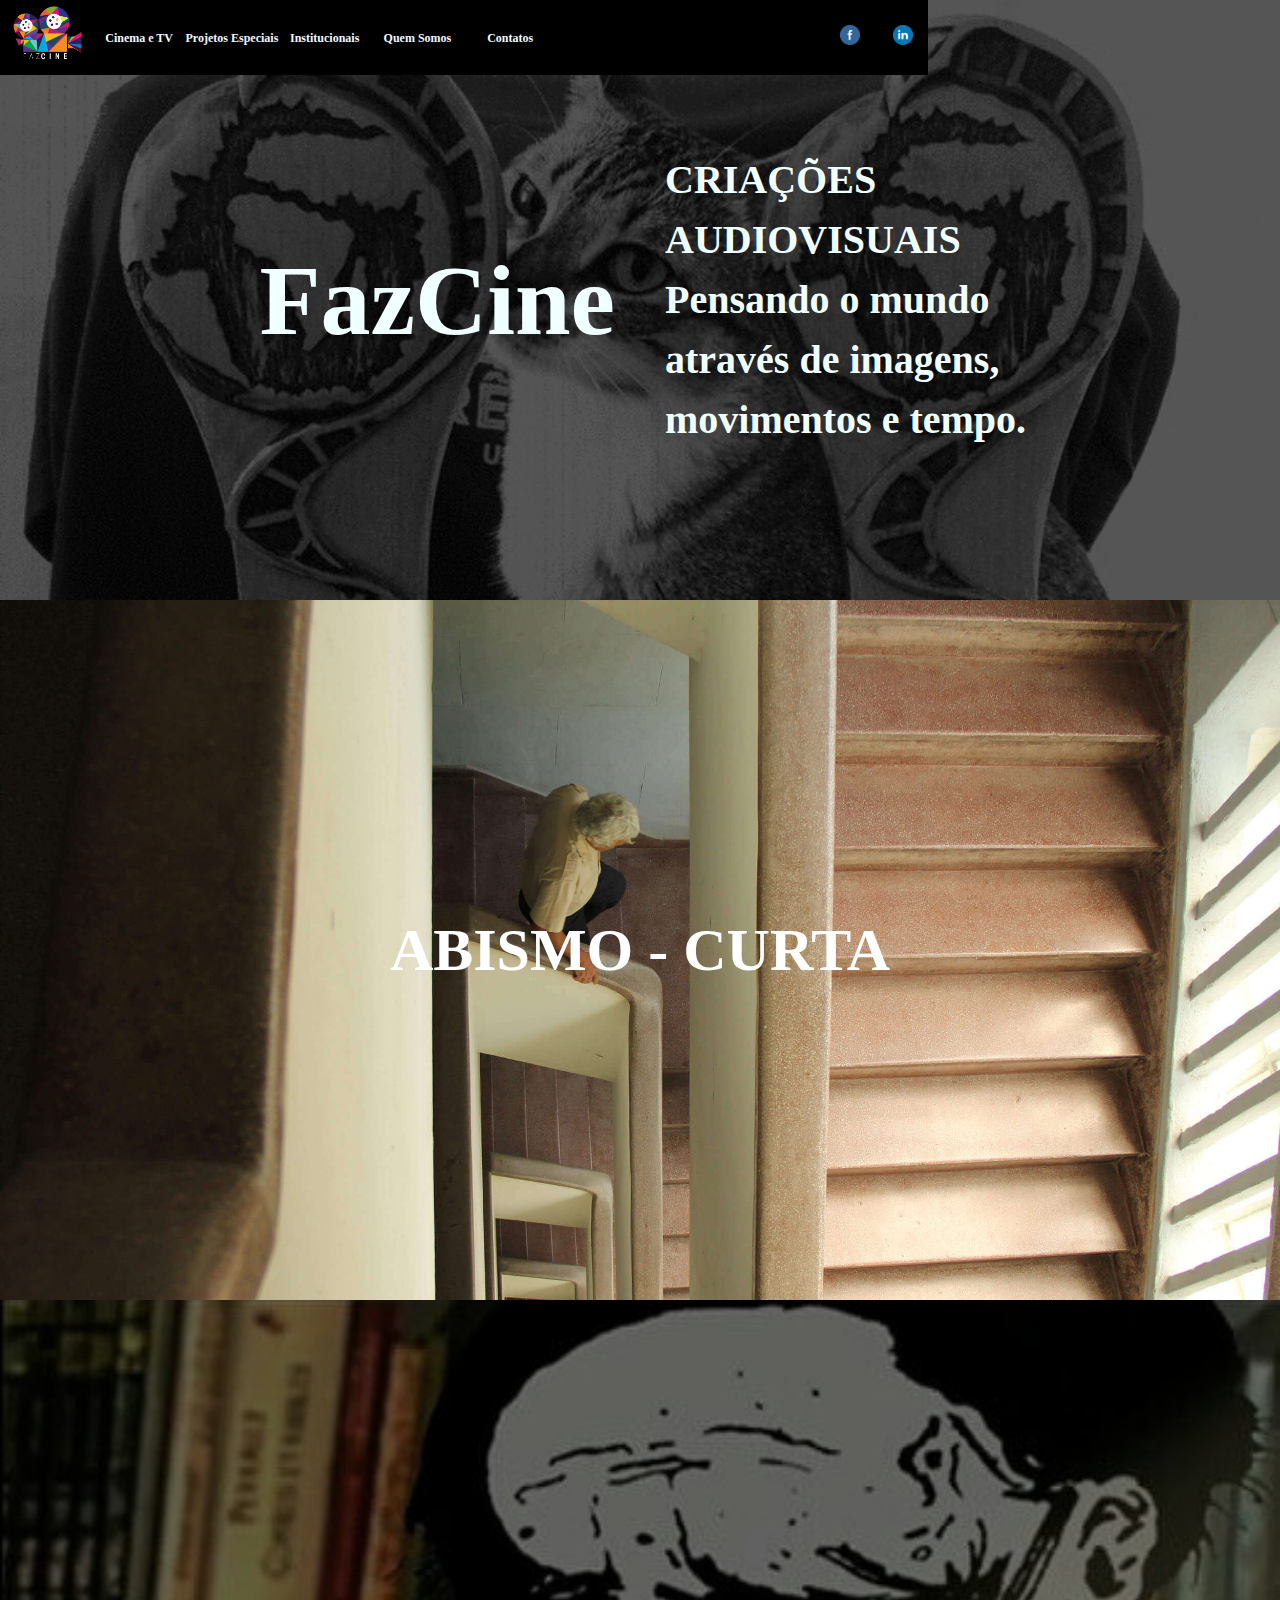
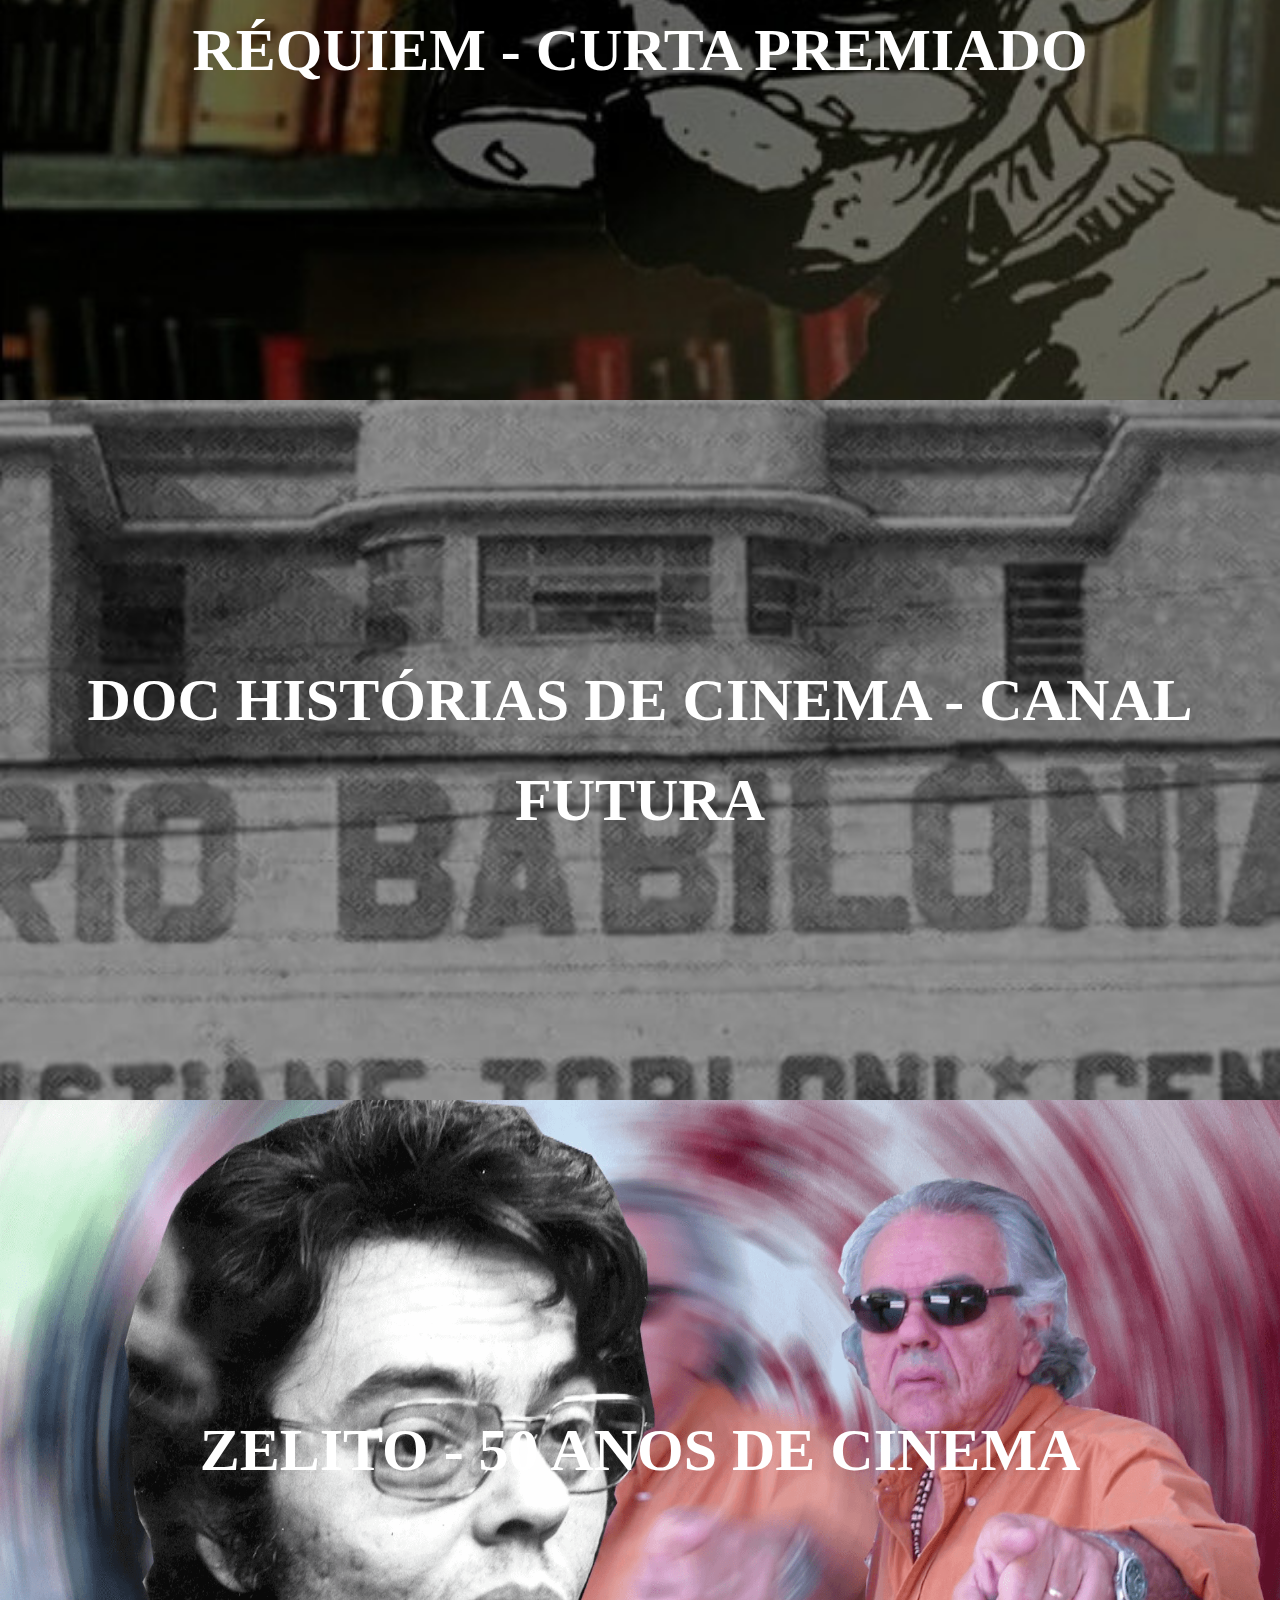
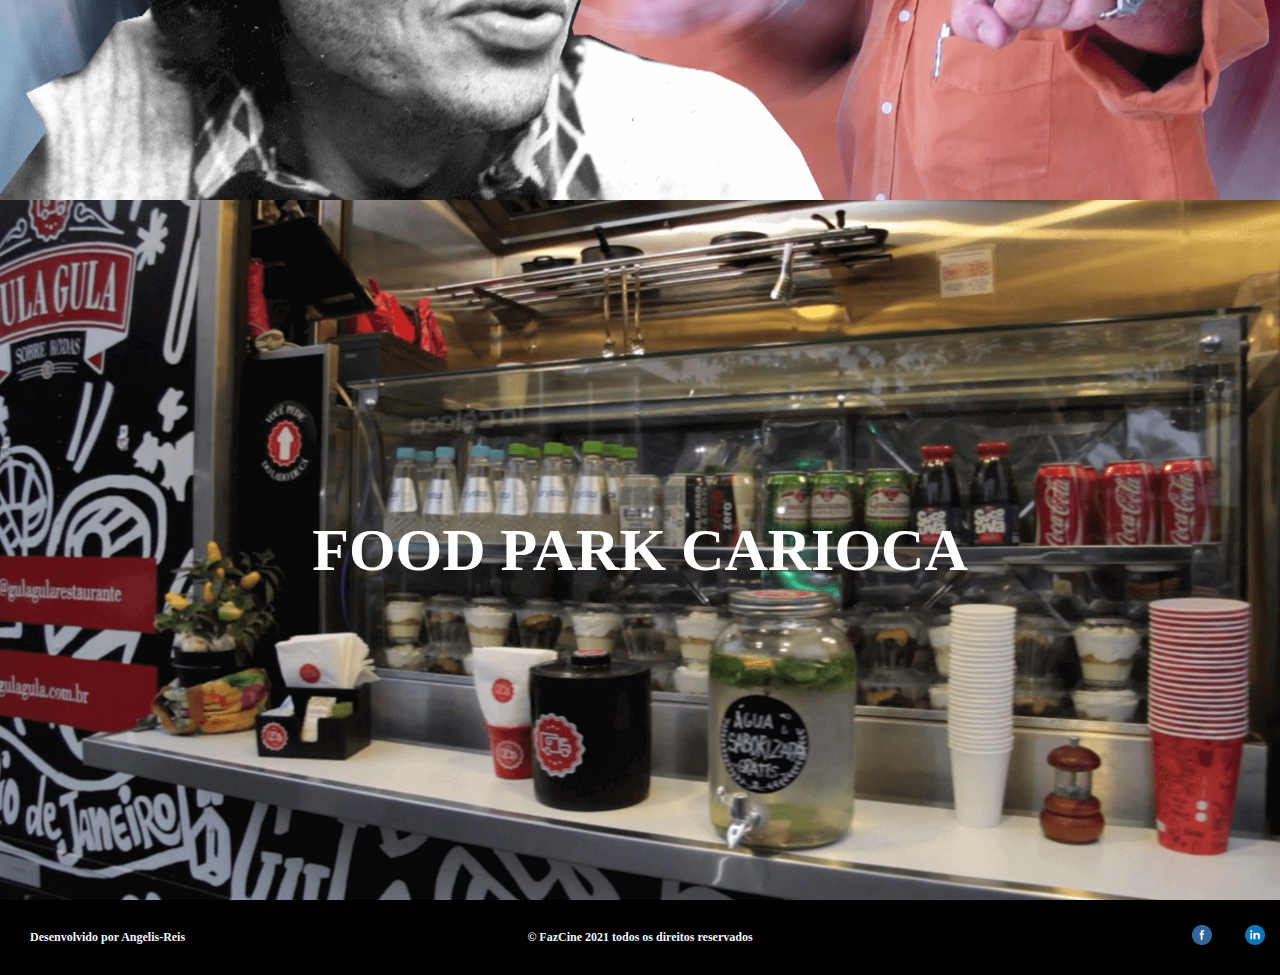
<file: index.html>
<!DOCTYPE html>

<HTML>

  <head>
    <meta charset="UTF-8" />
    <html lang="pt-br">
    <meta name="viewport" content="width=device-width, initial-scale=1.0" />
    <title>FazCine Produtora</title>

    <link rel="stylesheet" type="text/css" href="styles/index.css">

    <link type="text/css" rel="stylesheet" href="styles/mmenu.css" />

    <!-- Favicon -->
    <link rel="apple-touch-icon" sizes="57x57" href="images/favicon/apple-icon-57x57.png">
    <link rel="apple-touch-icon" sizes="60x60" href="images/favicon/apple-icon-60x60.png">
    <link rel="apple-touch-icon" sizes="72x72" href="images/favicon/apple-icon-72x72.png">
    <link rel="apple-touch-icon" sizes="76x76" href="images/favicon/apple-icon-76x76.png">
    <link rel="apple-touch-icon" sizes="114x114" href="images/favicon/apple-icon-114x114.png">
    <link rel="apple-touch-icon" sizes="120x120" href="images/favicon/apple-icon-120x120.png">
    <link rel="apple-touch-icon" sizes="144x144" href="images/favicon/apple-icon-144x144.png">
    <link rel="apple-touch-icon" sizes="152x152" href="images/favicon/apple-icon-152x152.png">
    <link rel="apple-touch-icon" sizes="180x180" href="images/favicon/apple-icon-180x180.png">
    <link rel="icon" type="image/png" sizes="192x192"  href="images/favicon/android-icon-192x192.png">
    <link rel="icon" type="image/png" sizes="32x32" href="images/favicon/favicon-32x32.png">
    <link rel="icon" type="image/png" sizes="96x96" href="images/favicon/favicon-96x96.png">
    <link rel="icon" type="image/png" sizes="16x16" href="images/favicon/favicon-16x16.png">
    <link rel="manifest" href="images/favicon/manifest.json">
    <meta name="msapplication-TileColor" content="#ffffff">
    <meta name="msapplication-TileImage" content="images/favicon/ms-icon-144x144.png">
    <meta name="theme-color" content="#ffffff">

  </head>

  <body>


    <header class="header-minimalist">

      <div id="logo" >
        <a   href="index.html"> <img src="images/logo.png" alt="Logo FazCine Produtora"> </a>
      </div>

      <div id="portfolio1" >
        <a   href="cine.html">Cinema e TV</a>
      </div>
      <div id="portfolio2" >
        <a   href="programs.html">Projetos Especiais</a>
      </div>

      <div id="portfolio3" >
        <a   href="institutions.html">Institucionais</a>
      </div>

      <div id="about" >
        <a   href="director.html">Quem Somos</a>
      </div>

      <div id="contacts" >
        <a   href="contacts.html">Contatos</a>
      </div>

      <div class="social-media" >

        <a  target="_blank" href="https://www.facebook.com/fazcine2016/">
          <img src="images/face-icon.png">
        </a>
        <a target="_blank"  href="https://www.facebook.com/fazcine2016/">
          <img src="images/linkedin-icon.png">
        </a>

      </div>

    </header>


    <!-- <header class="header-mobile"> -->

        <div id="page" class="header-mobile">
            <div class="header">
                <a href="#menu"><span></span></a>

                <img
                id="logo-mobile"
                href="index.html"
                src="images/logo.png"
                alt="Logo FazCine Produtora"
                />
            </div>

            <nav id="menu">
                <ul>
                <li><a href="cine.html">Cinema e TV</a></li>
                <li><a href="programs.html">Projetos Especiais</a></li>
                <li><a href="institutions.html">Institucionais</a></li>
                <li><a href="director.html">Quem Somos</a></li>
                <li><a href="contacts.html">Contatos</a></li>
                <li>
                    <a class="social-icons"target="_blank" href="https://www.facebook.com/fazcine2016/">
                    <img src="images/face-icon.png" />
                    </a>
                    <a class="social-icons" target="_blank" href="https://www.facebook.com/fazcine2016/">
                    <img src="images/linkedin-icon.png" />
                    </a>
                </li>
                </ul>
            </nav>
        </div>



    <!-- </header> -->



    <section id="header-title">

      <div id="fazcine">
        <h1>FazCine</h1>

      </div>

      <div id="title">
        <h1> CRIAÇÕES AUDIOVISUAIS </br>  Pensando o mundo </br> através de imagens, movimentos e tempo.
        </h1>

      </div>

    </section >

    <section id="films" class="film-title">

      <div id="film1">

        <h1 id="abismo">  ABISMO - CURTA</h1>

        <iframe id="abismo-player" src="https://player.vimeo.com/video/266315569" width="840" height="560" frameborder="0" allow="autoplay; fullscreen" allowfullscreen>  </iframe>

      </div>

      <div id="film2">

        <h1 id="requiem">  RÉQUIEM - CURTA PREMIADO</h1>

        <iframe id="requiem-player" src="https://player.vimeo.com/video/156702771" width="840" height="560" frameborder="0" allow="autoplay; fullscreen" allowfullscreen>  </iframe>

      </div>

      <div id="film3">

        <h1 id="historias">  DOC HISTÓRIAS DE CINEMA - CANAL FUTURA</h1>

        <iframe id="historias-player" src="https://player.vimeo.com/video/87268522" width="840" height="560" frameborder="0" allow="autoplay; fullscreen" allowfullscreen>  </iframe>

      </div>

      <div id="film4">

        <h1 id="zelito">  ZELITO - 50 ANOS DE CINEMA</h1>

        <iframe id="zelito-player" src="https://player.vimeo.com/video/161041268" width="840" height="560" frameborder="0" allow="autoplay; fullscreen" allowfullscreen>  </iframe>

      </div>

      <div id="film5">

        <h1 id="food">  FOOD PARK CARIOCA</h1>

        <iframe id="food-player" src="https://player.vimeo.com/video/155824557" width="840" height="560" frameborder="0" allow="autoplay; fullscreen" allowfullscreen>  </iframe>

      </div>

    </section>

    <footer class="footer-minimalist">

      <div id="developed">
        <p>Desenvolvido por <a   href="https://github.com/angelis-reis">Angelis-Reis </a> </p>

      </div>

      <div id="cop" >
        <p> © FazCine 2021 todos os direitos reservados</p>
      </div>

      <div class="social-media" >

        <a   href="https://www.facebook.com/fazcine2016/">
          <img src="images/face-icon.png">
        </a>
        <a   href="https://www.facebook.com/fazcine2016/">
          <img src="images/linkedin-icon.png">
        </a>

      </div>

    </footer>

    <script type="text/javascript" src="scripts/index.js"></script>

    <script src="scripts/mmenu.js"></script>
    <script>
      new Mmenu(document.querySelector("#menu"));
      document.addEventListener("click", function (evnt) {
        var anchor = evnt.target.closest('a[href^="#/"]');
      });
    </script>

  </body>

</html>
</file>
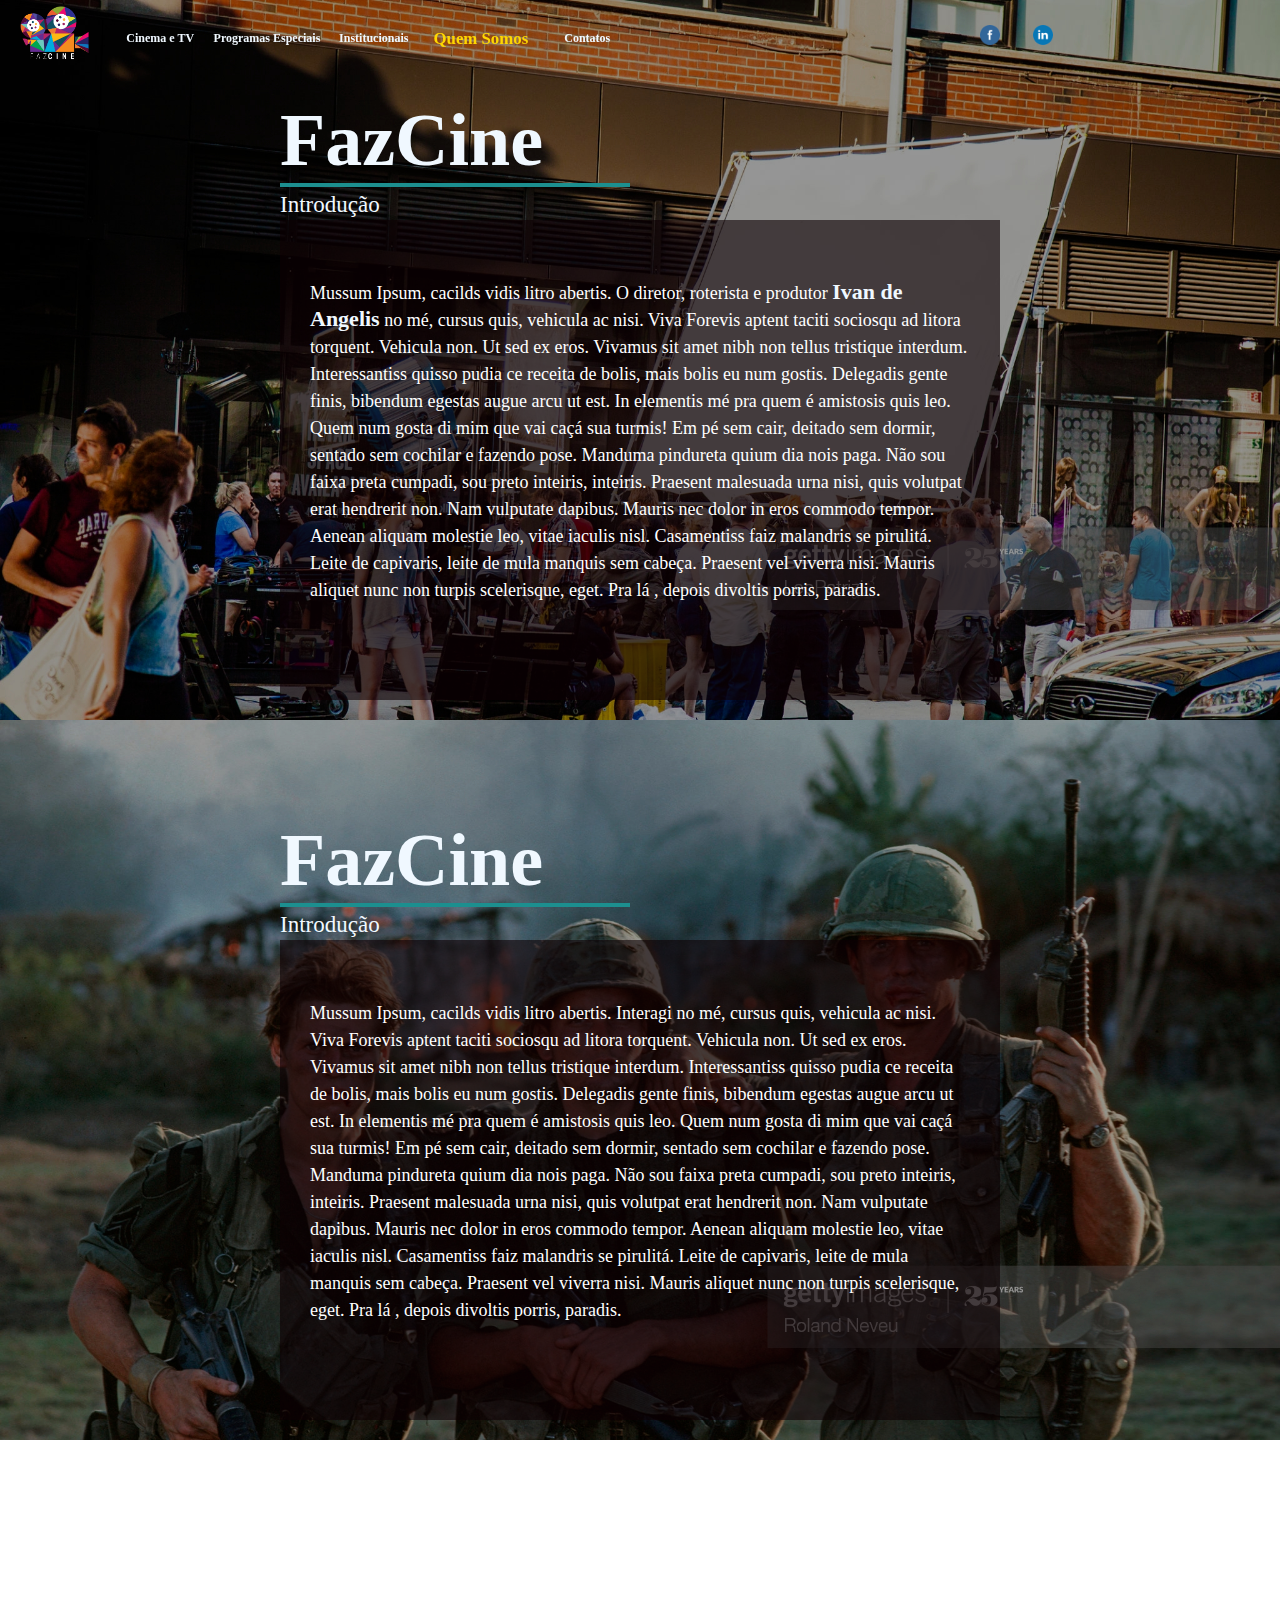
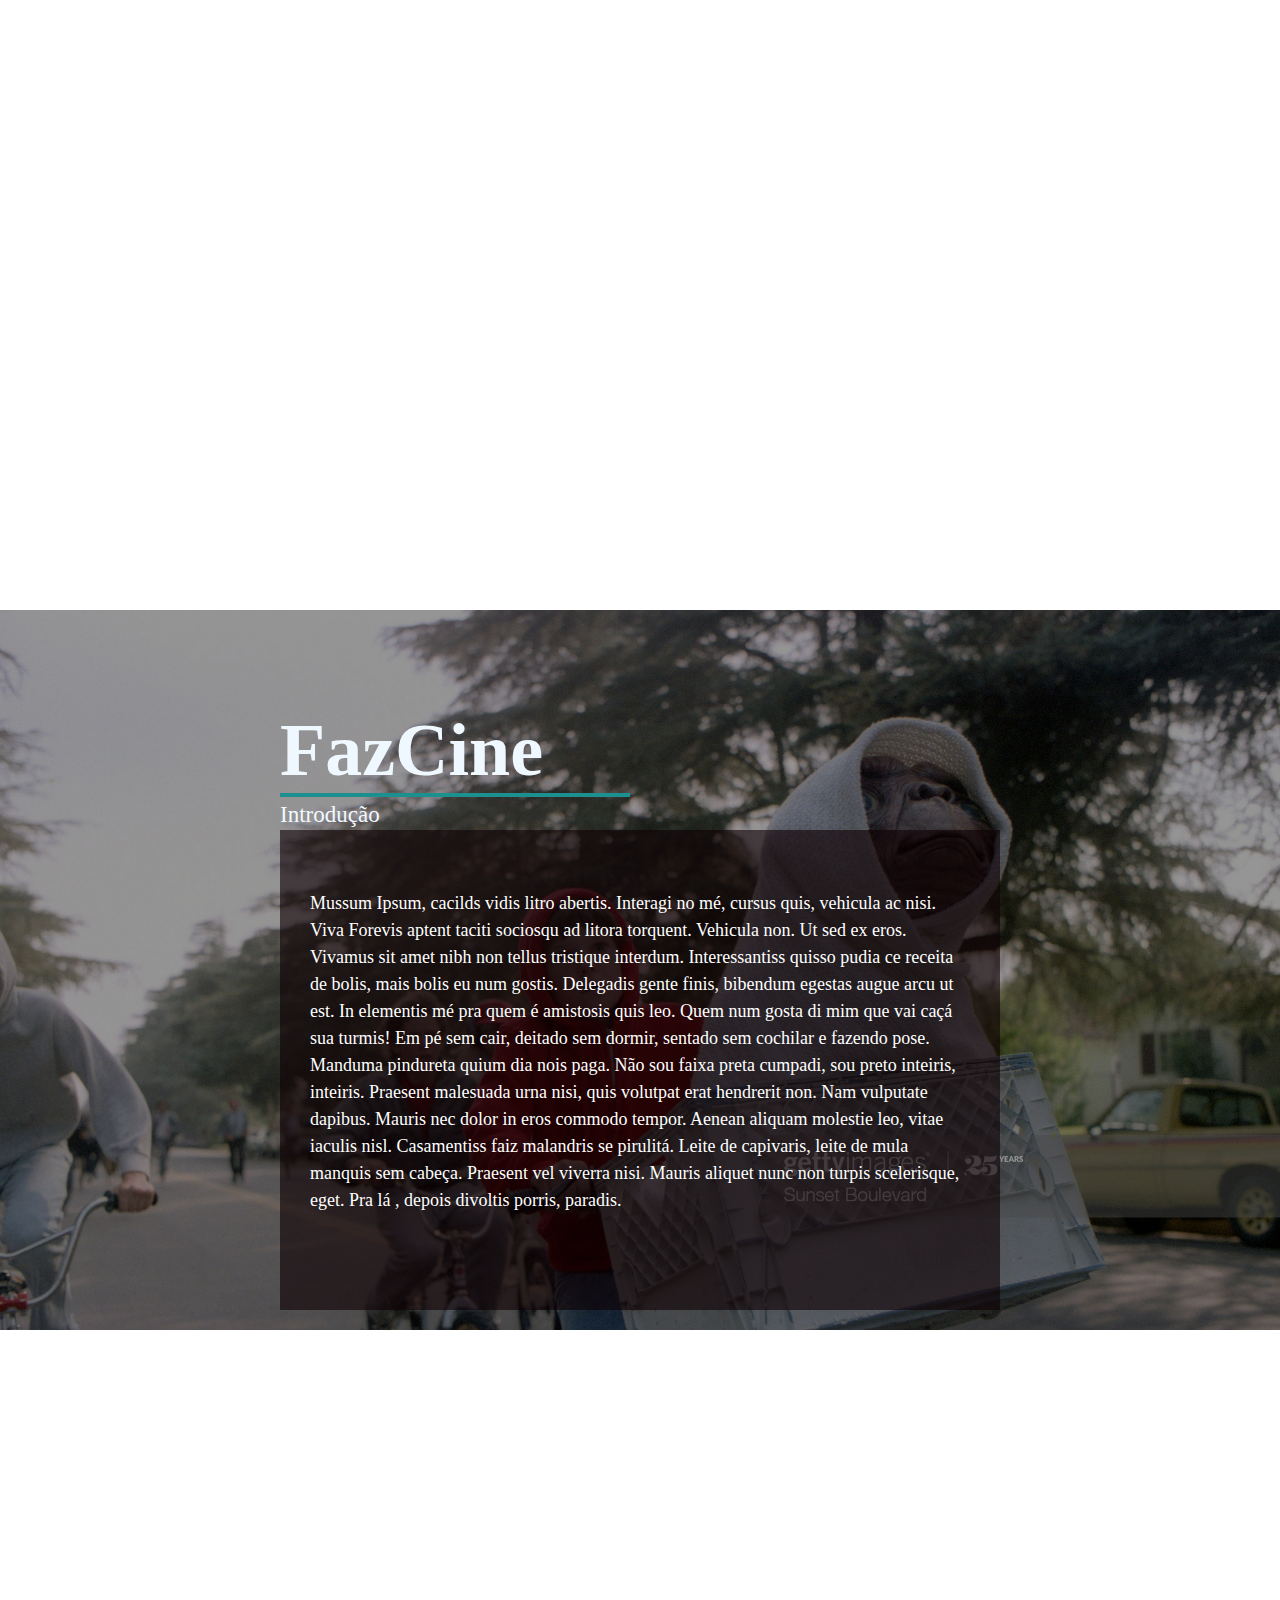
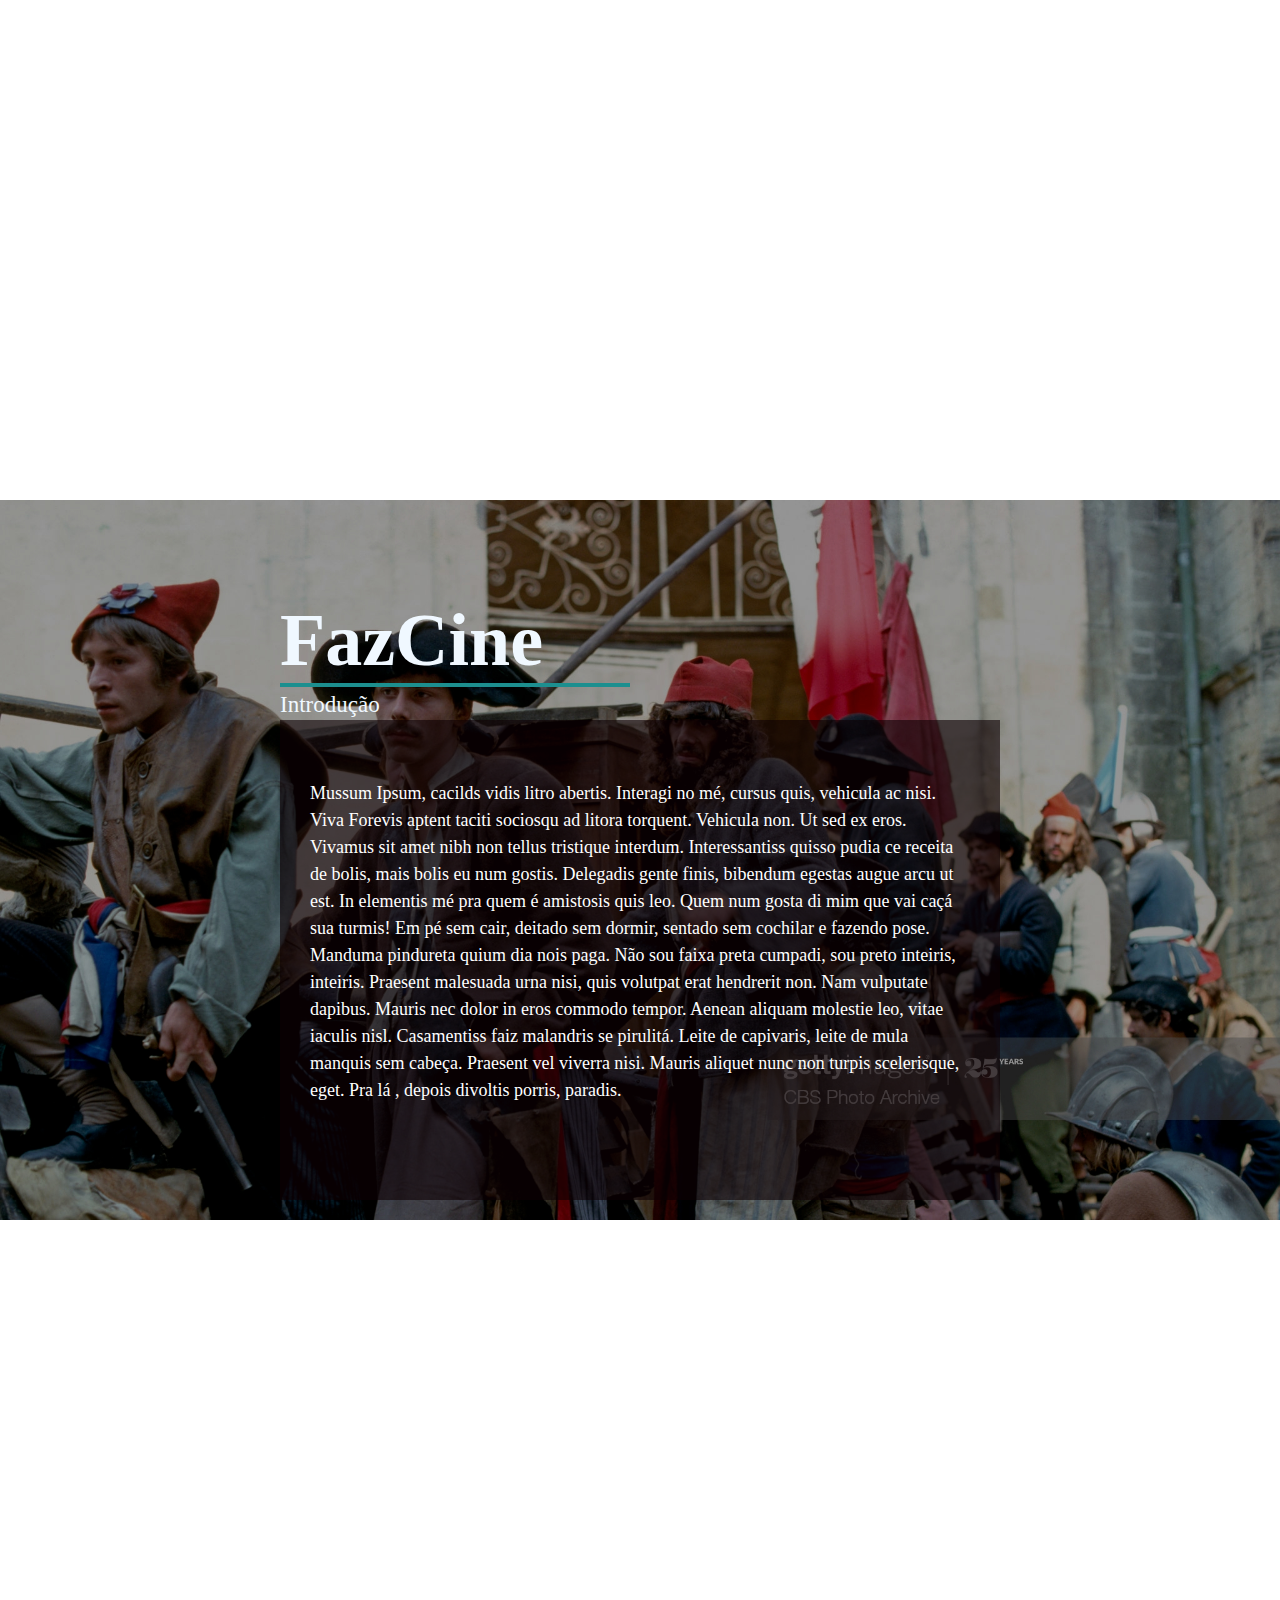
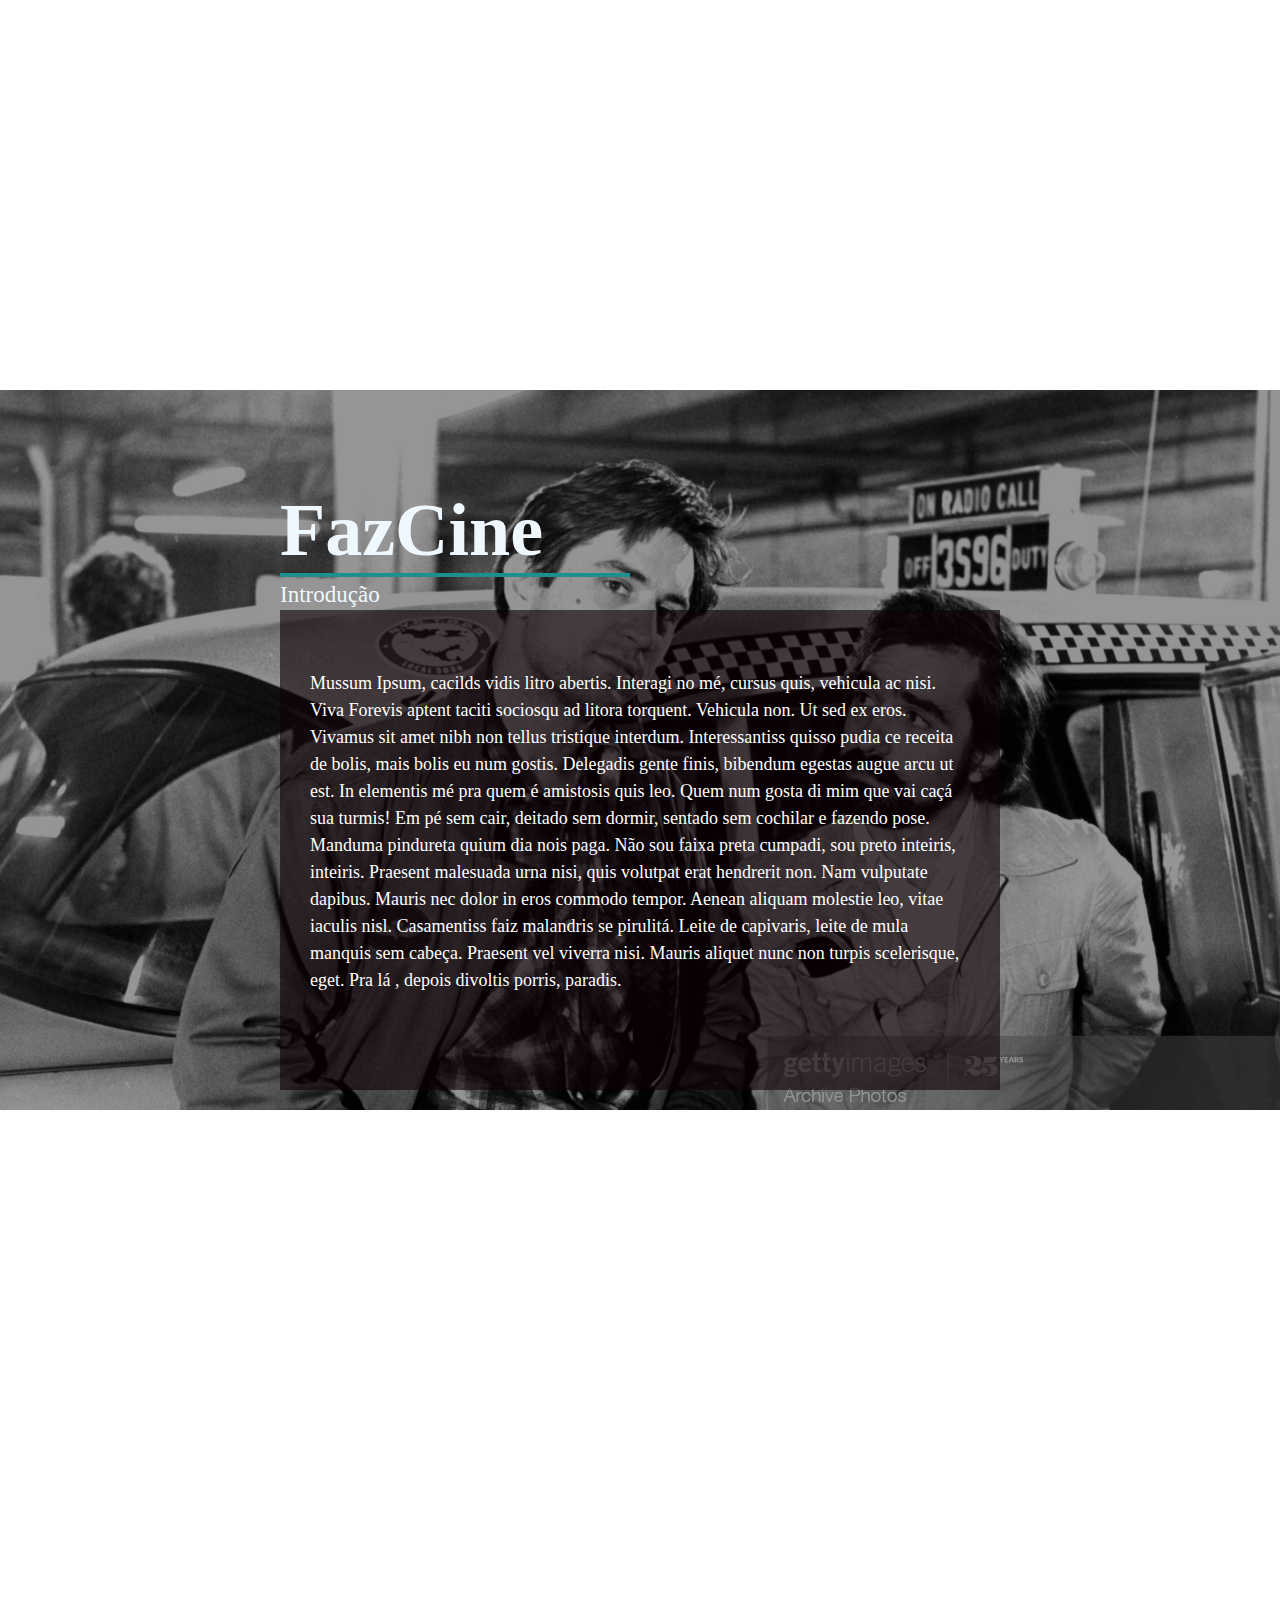
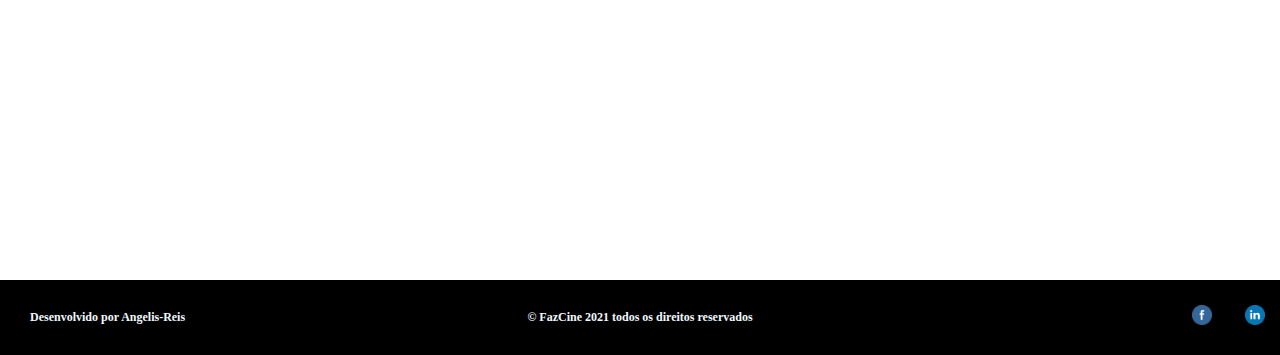
<file: about.html>
<!DOCTYPE html>

<HTML>

  <head>
    <meta charset="UTF-8" />
    <html lang="pt-br">
    <meta name="viewport" content="width=device-width, initial-scale=1.0" />
    <title>Sobre | FazCine</title>

    <link rel="stylesheet" type="text/css" href="styles/about.css">

    <!-- Favicon -->

    <link rel="apple-touch-icon" sizes="57x57" href="images/favicon/apple-icon-57x57.png">
    <link rel="apple-touch-icon" sizes="60x60" href="images/favicon/apple-icon-60x60.png">
    <link rel="apple-touch-icon" sizes="72x72" href="images/favicon/apple-icon-72x72.png">
    <link rel="apple-touch-icon" sizes="76x76" href="images/favicon/apple-icon-76x76.png">
    <link rel="apple-touch-icon" sizes="114x114" href="images/favicon/apple-icon-114x114.png">
    <link rel="apple-touch-icon" sizes="120x120" href="images/favicon/apple-icon-120x120.png">
    <link rel="apple-touch-icon" sizes="144x144" href="images/favicon/apple-icon-144x144.png">
    <link rel="apple-touch-icon" sizes="152x152" href="images/favicon/apple-icon-152x152.png">
    <link rel="apple-touch-icon" sizes="180x180" href="images/favicon/apple-icon-180x180.png">
    <link rel="icon" type="image/png" sizes="192x192"  href="images/favicon/android-icon-192x192.png">
    <link rel="icon" type="image/png" sizes="32x32" href="images/favicon/favicon-32x32.png">
    <link rel="icon" type="image/png" sizes="96x96" href="images/favicon/favicon-96x96.png">
    <link rel="icon" type="image/png" sizes="16x16" href="images/favicon/favicon-16x16.png">
    <link rel="manifest" href="images/favicon/manifest.json">
    <meta name="msapplication-TileColor" content="#ffffff">
    <meta name="msapplication-TileImage" content="images/favicon/ms-icon-144x144.png">
    <meta name="theme-color" content="#ffffff">

  </head>
    
  <body>

    <header class="header-minimalist">

      <div id="logo" >
        <a    href="index.html"> <img src="images/logo.png" alt="Logo FazCine Produtora"> </a> 
      </div>

      

      <div id="portfolio1" >
        <a    href="cine.html">Cinema e TV</a>      
      </div>

      <div id="portfolio2" > 
        <a    href="programs.html">Programas Especiais</a>     
      </div>

      <div id="portfolio3" >   
        <a    href="institutions.html">Institucionais</a>   
      </div>

      <div id="about" > 
        <a    href="director.html">Quem Somos</a>   
      </div>

      <div id="contacts" >   
        <a    href="contacts.html">Contatos</a>   
      </div>

      <div class="social-media" >  

        <a  target="_blank"  href="https://www.facebook.com/fazcine2016/">
          <img src="images/face-icon.png">
        </a> 
        <a  target="_blank"  href="https://www.facebook.com/fazcine2016/">
          <img src="images/linkedin-icon.png">
        </a> 
        
      </div>

    </header>



























    <section class="about-image" id="intro">


      <div id="intro-title" class="title">
        <h1>FazCine</h1>

      </div>

      <div id="intro-separator" class="separator">

      </div>

      <div id="intro-subtitle" class="subtitle">
        <h2>Introdução</h2>

      </div>

      <div id="intro-text" class="text">

        <p>Mussum Ipsum, cacilds vidis litro abertis. O diretor, roterista e produtor <a target="_blank" href="director.html">Ivan de Angelis</a> no mé, cursus quis, vehicula ac nisi. Viva Forevis aptent taciti sociosqu ad litora torquent. Vehicula non. Ut sed ex eros. Vivamus sit amet nibh non tellus tristique interdum. Interessantiss quisso pudia ce receita de bolis, mais bolis eu num gostis.

          Delegadis gente finis, bibendum egestas augue arcu ut est. In elementis mé pra quem é amistosis quis leo. Quem num gosta di mim que vai caçá sua turmis! Em pé sem cair, deitado sem dormir, sentado sem cochilar e fazendo pose.
          
          Manduma pindureta quium dia nois paga. Não sou faixa preta cumpadi, sou preto inteiris, inteiris. Praesent malesuada urna nisi, quis volutpat erat hendrerit non. Nam vulputate dapibus. Mauris nec dolor in eros commodo tempor. Aenean aliquam molestie leo, vitae iaculis nisl.
          
          Casamentiss faiz malandris se pirulitá. Leite de capivaris, leite de mula manquis sem cabeça. Praesent vel viverra nisi. Mauris aliquet nunc non turpis scelerisque, eget. Pra lá , depois divoltis porris, paradis. </p>

      </div>


















    </section>



    <section class="about-image"  id="cine">

      

      <div id="cine-title" class="title">
        <h1>FazCine</h1>

      </div>

      <div id="cine-separator" class="separator">

      </div>

      <div id="cine-subtitle" class="subtitle">
        <h2>Introdução</h2>

      </div>

      <div id="cine-text" class="text">

        <p>Mussum Ipsum, cacilds vidis litro abertis. Interagi no mé, cursus quis, vehicula ac nisi. Viva Forevis aptent taciti sociosqu ad litora torquent. Vehicula non. Ut sed ex eros. Vivamus sit amet nibh non tellus tristique interdum. Interessantiss quisso pudia ce receita de bolis, mais bolis eu num gostis.

          Delegadis gente finis, bibendum egestas augue arcu ut est. In elementis mé pra quem é amistosis quis leo. Quem num gosta di mim que vai caçá sua turmis! Em pé sem cair, deitado sem dormir, sentado sem cochilar e fazendo pose.
          
          Manduma pindureta quium dia nois paga. Não sou faixa preta cumpadi, sou preto inteiris, inteiris. Praesent malesuada urna nisi, quis volutpat erat hendrerit non. Nam vulputate dapibus. Mauris nec dolor in eros commodo tempor. Aenean aliquam molestie leo, vitae iaculis nisl.
          
          Casamentiss faiz malandris se pirulitá. Leite de capivaris, leite de mula manquis sem cabeça. Praesent vel viverra nisi. Mauris aliquet nunc non turpis scelerisque, eget. Pra lá , depois divoltis porris, paradis. </p>

      </div>

    </section>






    <section class="film" id="cine-film">       

        <div class="vimeo-wrapper" id="cine-vimeo-film">

          <iframe src="https://player.vimeo.com/video/266315569?background=1&autoplay=1&loop=1&byline=0&title=0" frameborder="0" webkitallowfullscreen mozallowfullscreen allowfullscreen></iframe>
       </div>    

    </section>













    <section class="about-image"  id="tv">



      <div id="tv-title" class="title">
        <h1>FazCine</h1>

      </div>

      <div id="tv-separator" class="separator">

      </div>

      <div id="tv-subtitle" class="subtitle">
        <h2>Introdução</h2>

      </div>

      <div id="tv-text" class="text">

        <p>Mussum Ipsum, cacilds vidis litro abertis. Interagi no mé, cursus quis, vehicula ac nisi. Viva Forevis aptent taciti sociosqu ad litora torquent. Vehicula non. Ut sed ex eros. Vivamus sit amet nibh non tellus tristique interdum. Interessantiss quisso pudia ce receita de bolis, mais bolis eu num gostis.

          Delegadis gente finis, bibendum egestas augue arcu ut est. In elementis mé pra quem é amistosis quis leo. Quem num gosta di mim que vai caçá sua turmis! Em pé sem cair, deitado sem dormir, sentado sem cochilar e fazendo pose.
          
          Manduma pindureta quium dia nois paga. Não sou faixa preta cumpadi, sou preto inteiris, inteiris. Praesent malesuada urna nisi, quis volutpat erat hendrerit non. Nam vulputate dapibus. Mauris nec dolor in eros commodo tempor. Aenean aliquam molestie leo, vitae iaculis nisl.
          
          Casamentiss faiz malandris se pirulitá. Leite de capivaris, leite de mula manquis sem cabeça. Praesent vel viverra nisi. Mauris aliquet nunc non turpis scelerisque, eget. Pra lá , depois divoltis porris, paradis. </p>

      </div>

    </section>




























    <section class="film" id="tv-film">       

      <div class="vimeo-wrapper" id="tv-vimeo-film">

        <iframe src="https://player.vimeo.com/video/156702771?background=1&autoplay=1&loop=1&byline=0&title=0" frameborder="0" webkitallowfullscreen mozallowfullscreen allowfullscreen></iframe>
     </div>    

  </section>






















    <section class="about-image" id="inst">



      <div id="inst-title" class="title">
        <h1>FazCine</h1>

      </div>

      <div id="inst-separator" class="separator">

      </div>

      <div id="inst-subtitle" class="subtitle">
        <h2>Introdução</h2>

      </div>

      <div id="inst-text" class="text">

        <p>Mussum Ipsum, cacilds vidis litro abertis. Interagi no mé, cursus quis, vehicula ac nisi. Viva Forevis aptent taciti sociosqu ad litora torquent. Vehicula non. Ut sed ex eros. Vivamus sit amet nibh non tellus tristique interdum. Interessantiss quisso pudia ce receita de bolis, mais bolis eu num gostis.

          Delegadis gente finis, bibendum egestas augue arcu ut est. In elementis mé pra quem é amistosis quis leo. Quem num gosta di mim que vai caçá sua turmis! Em pé sem cair, deitado sem dormir, sentado sem cochilar e fazendo pose.
          
          Manduma pindureta quium dia nois paga. Não sou faixa preta cumpadi, sou preto inteiris, inteiris. Praesent malesuada urna nisi, quis volutpat erat hendrerit non. Nam vulputate dapibus. Mauris nec dolor in eros commodo tempor. Aenean aliquam molestie leo, vitae iaculis nisl.
          
          Casamentiss faiz malandris se pirulitá. Leite de capivaris, leite de mula manquis sem cabeça. Praesent vel viverra nisi. Mauris aliquet nunc non turpis scelerisque, eget. Pra lá , depois divoltis porris, paradis. </p>

      </div>

    </section>




















    <section class="film" id="inst-film">       

      <div class="vimeo-wrapper" id="inst-vimeo-film">

        <iframe src="https://player.vimeo.com/video/156151858?background=1&autoplay=1&loop=1&byline=0&title=0" frameborder="0" webkitallowfullscreen mozallowfullscreen allowfullscreen></iframe>
     </div>    

  </section>























    <section class="about-image" id="edit">



      <div id="edit-title" class="title">
        <h1>FazCine</h1>

      </div>

      <div id="edit-separator" class="separator">

      </div>

      <div id="edit-subtitle" class="subtitle">
        <h2>Introdução</h2>

      </div>

      <div id="edit-text" class="text">

        <p>Mussum Ipsum, cacilds vidis litro abertis. Interagi no mé, cursus quis, vehicula ac nisi. Viva Forevis aptent taciti sociosqu ad litora torquent. Vehicula non. Ut sed ex eros. Vivamus sit amet nibh non tellus tristique interdum. Interessantiss quisso pudia ce receita de bolis, mais bolis eu num gostis.

          Delegadis gente finis, bibendum egestas augue arcu ut est. In elementis mé pra quem é amistosis quis leo. Quem num gosta di mim que vai caçá sua turmis! Em pé sem cair, deitado sem dormir, sentado sem cochilar e fazendo pose.
          
          Manduma pindureta quium dia nois paga. Não sou faixa preta cumpadi, sou preto inteiris, inteiris. Praesent malesuada urna nisi, quis volutpat erat hendrerit non. Nam vulputate dapibus. Mauris nec dolor in eros commodo tempor. Aenean aliquam molestie leo, vitae iaculis nisl.
          
          Casamentiss faiz malandris se pirulitá. Leite de capivaris, leite de mula manquis sem cabeça. Praesent vel viverra nisi. Mauris aliquet nunc non turpis scelerisque, eget. Pra lá , depois divoltis porris, paradis. </p>

      </div>

    </section>























    <section class="film" id="edit-film">       

      <div class="vimeo-wrapper" id="edit-vimeo-film">

        <iframe src="https://player.vimeo.com/video/156702771?background=1&autoplay=1&loop=1&byline=0&title=0" frameborder="0" webkitallowfullscreen mozallowfullscreen allowfullscreen></iframe>
     </div>    

  </section>










































    <footer class="footer-minimalist">      

      <div id="developed">
        <p>Desenvolvido por <a    href="https://github.com/angelis-reis">Angelis-Reis </a> </p>

      </div>

      <div id="cop" >
        <p> © FazCine 2021 todos os direitos reservados</p>      
      </div>      

      <div class="social-media" >  

        <a    href="https://www.facebook.com/fazcine2016/">
          <img src="images/face-icon.png">
        </a> 
        <a    href="https://www.facebook.com/fazcine2016/">
          <img src="images/linkedin-icon.png">
        </a>          
        
      </div>

    </footer>

    <script type="text/javascript" src="scripts/about.js"></script>

  </body>
</html>
</file>
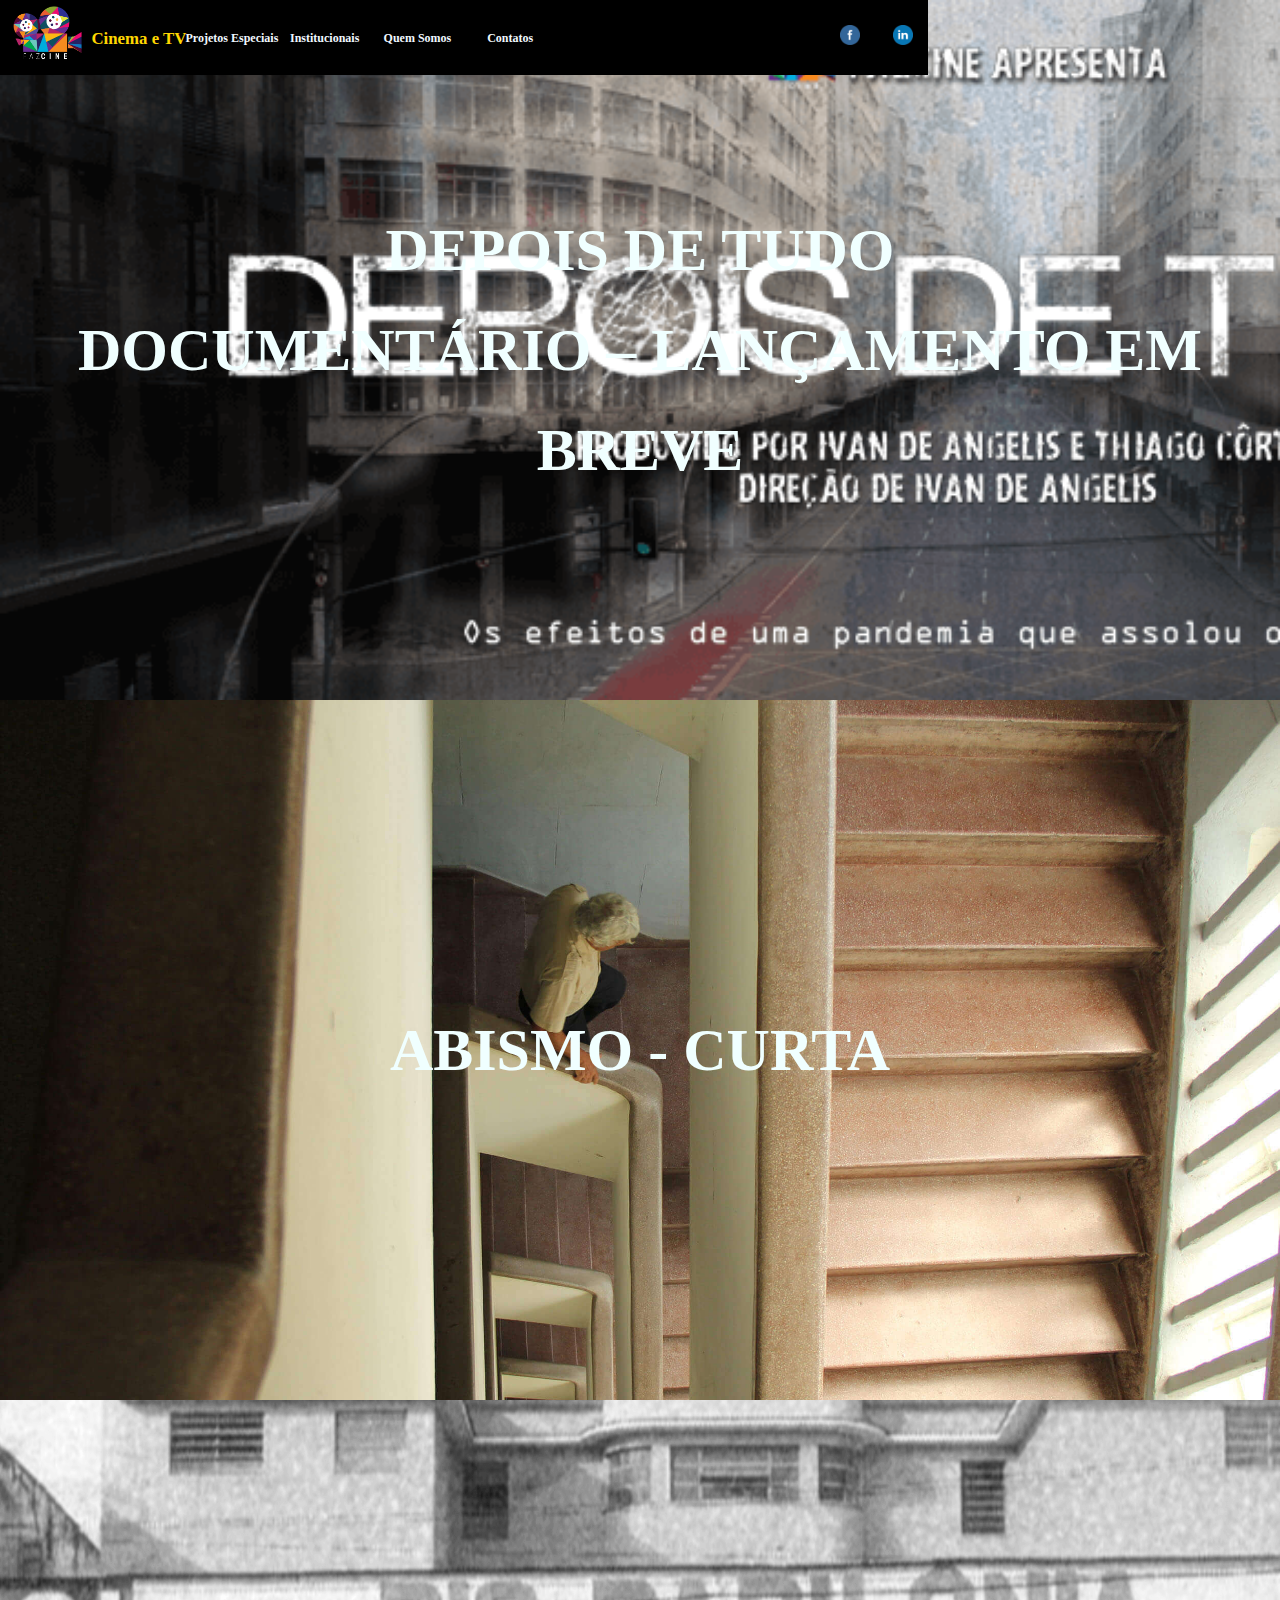
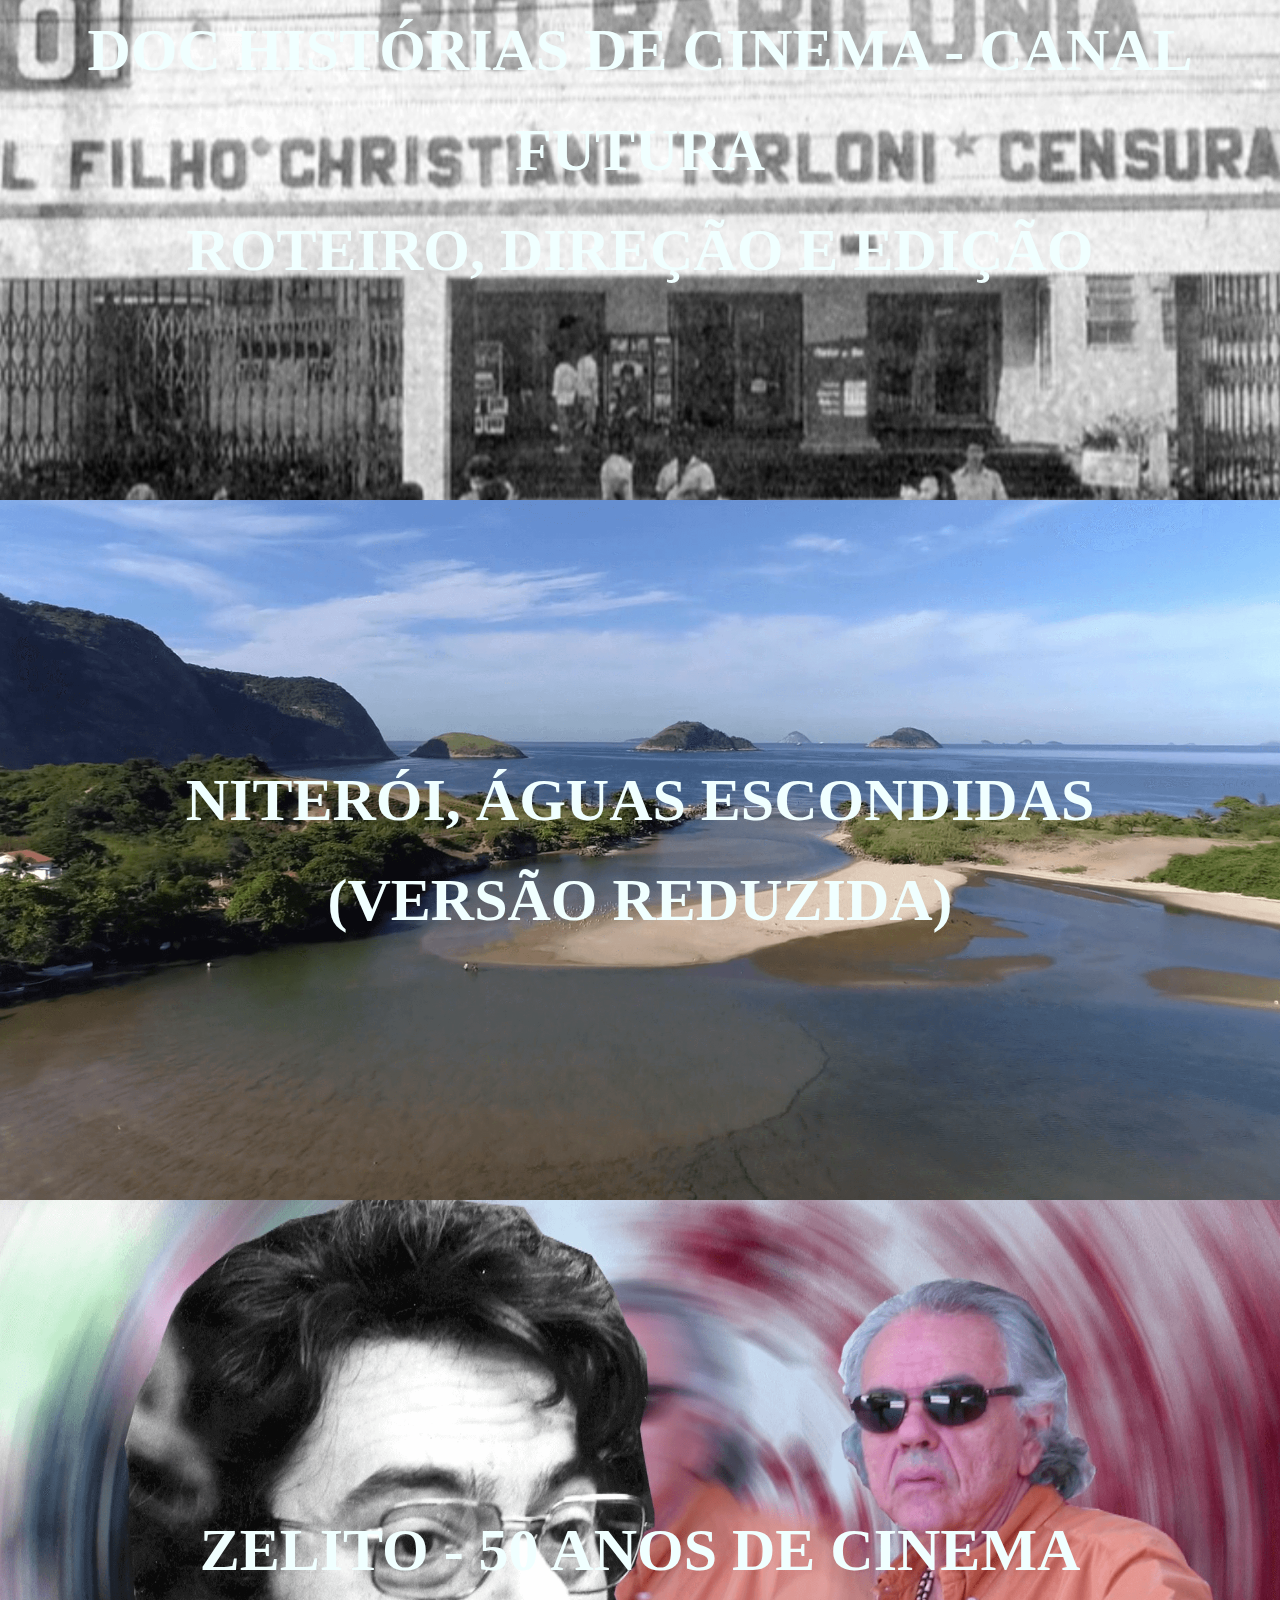
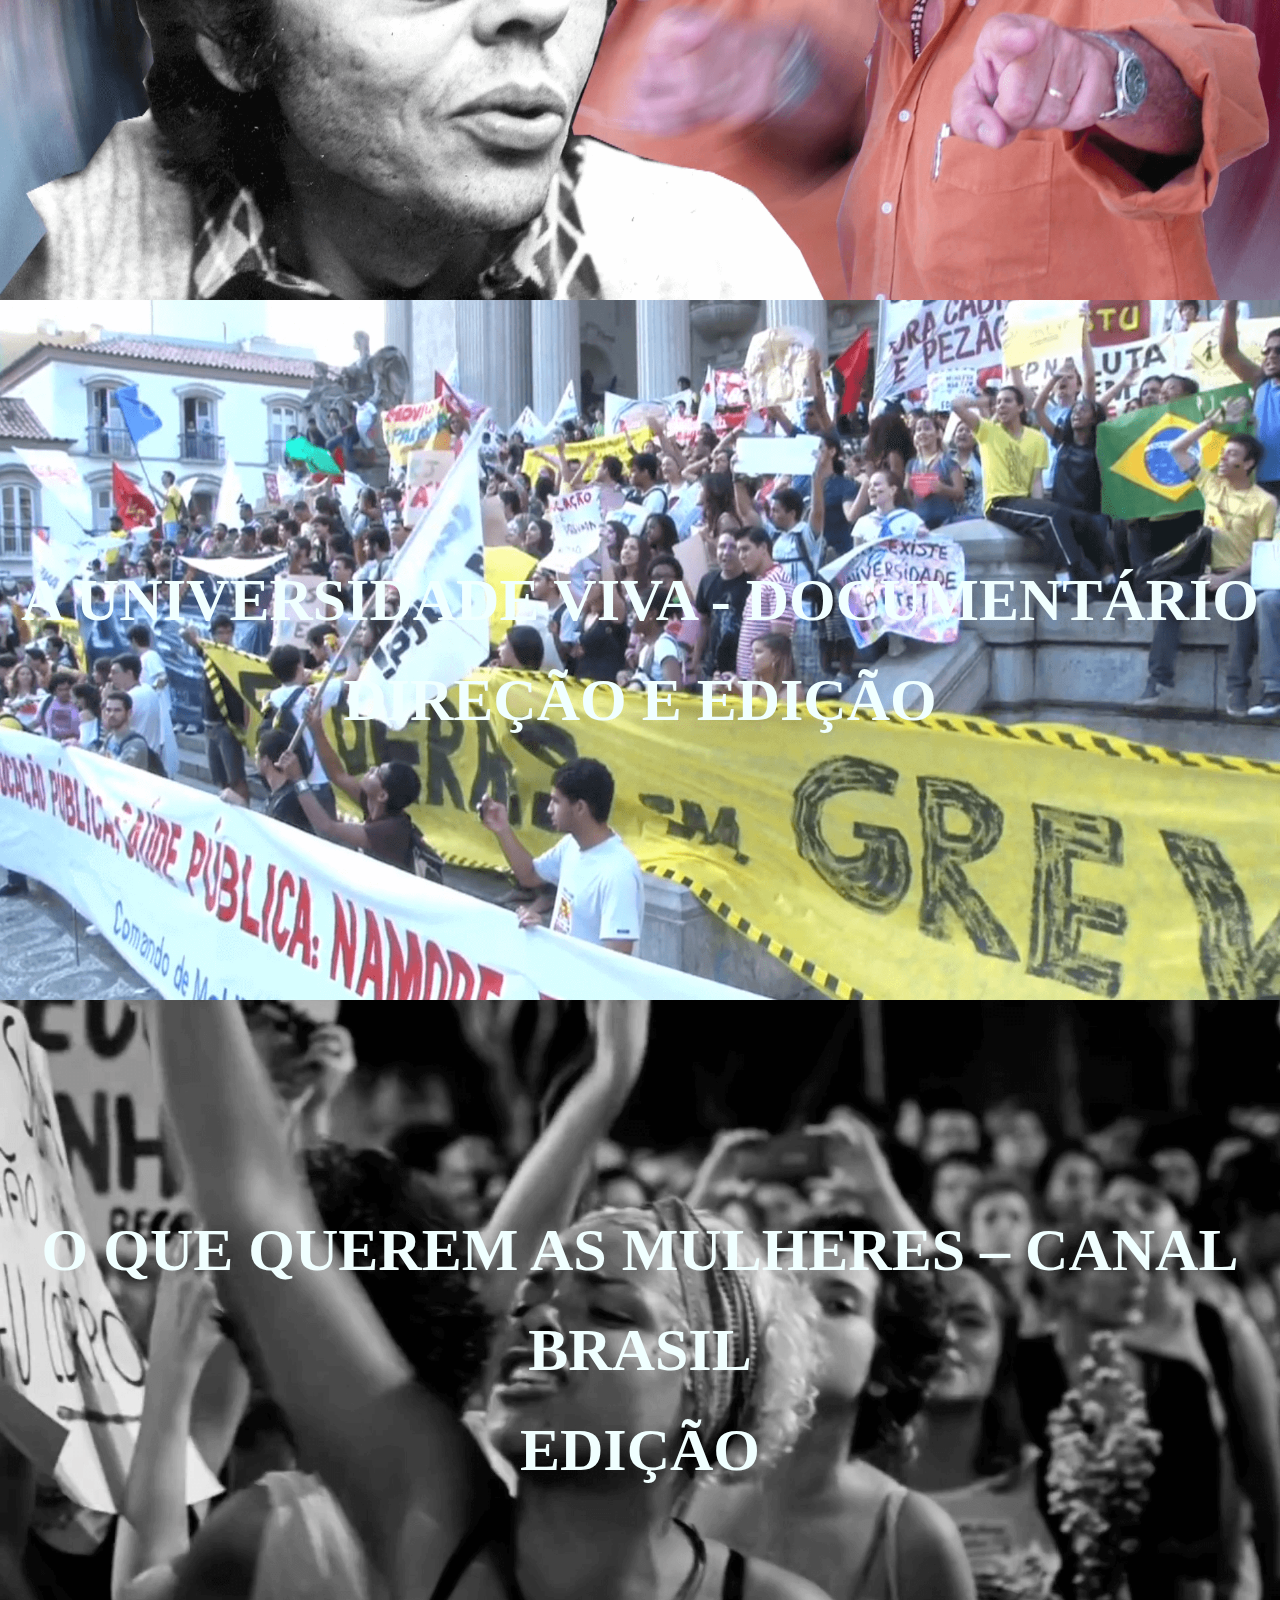
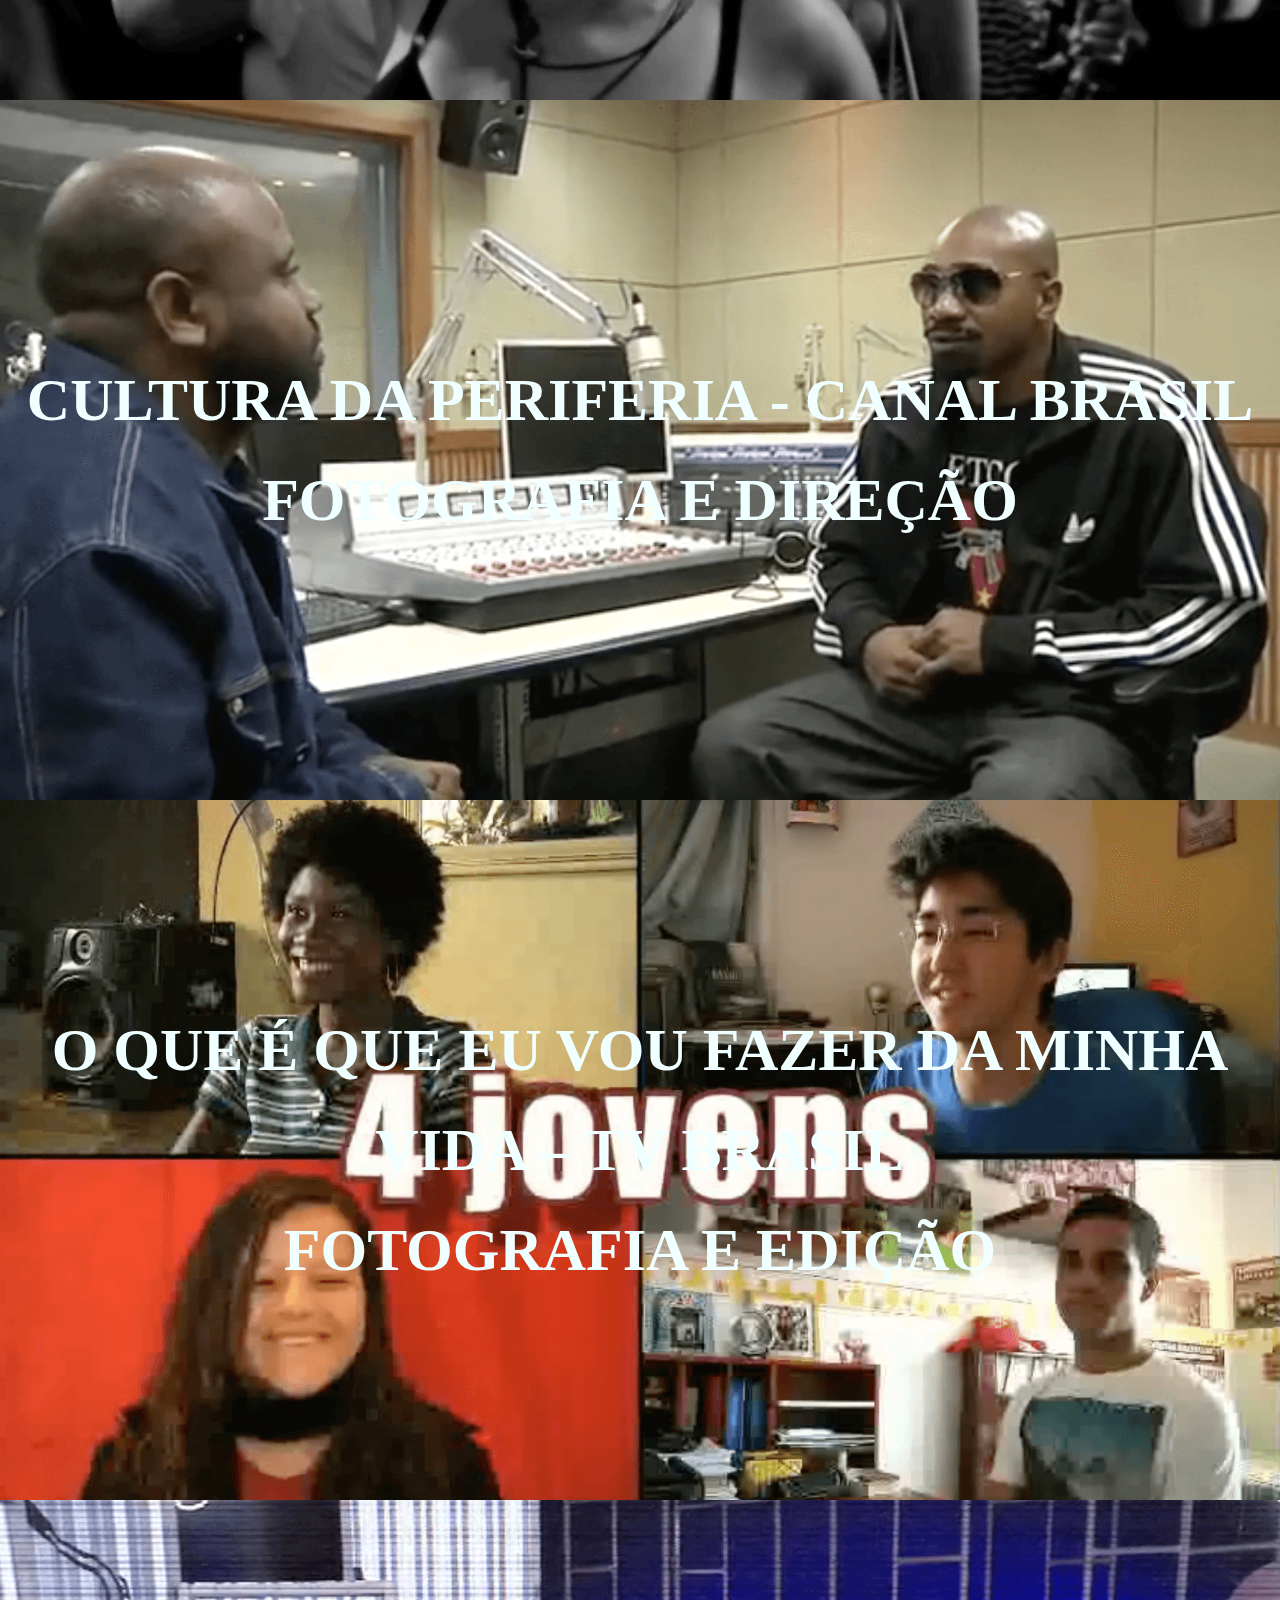
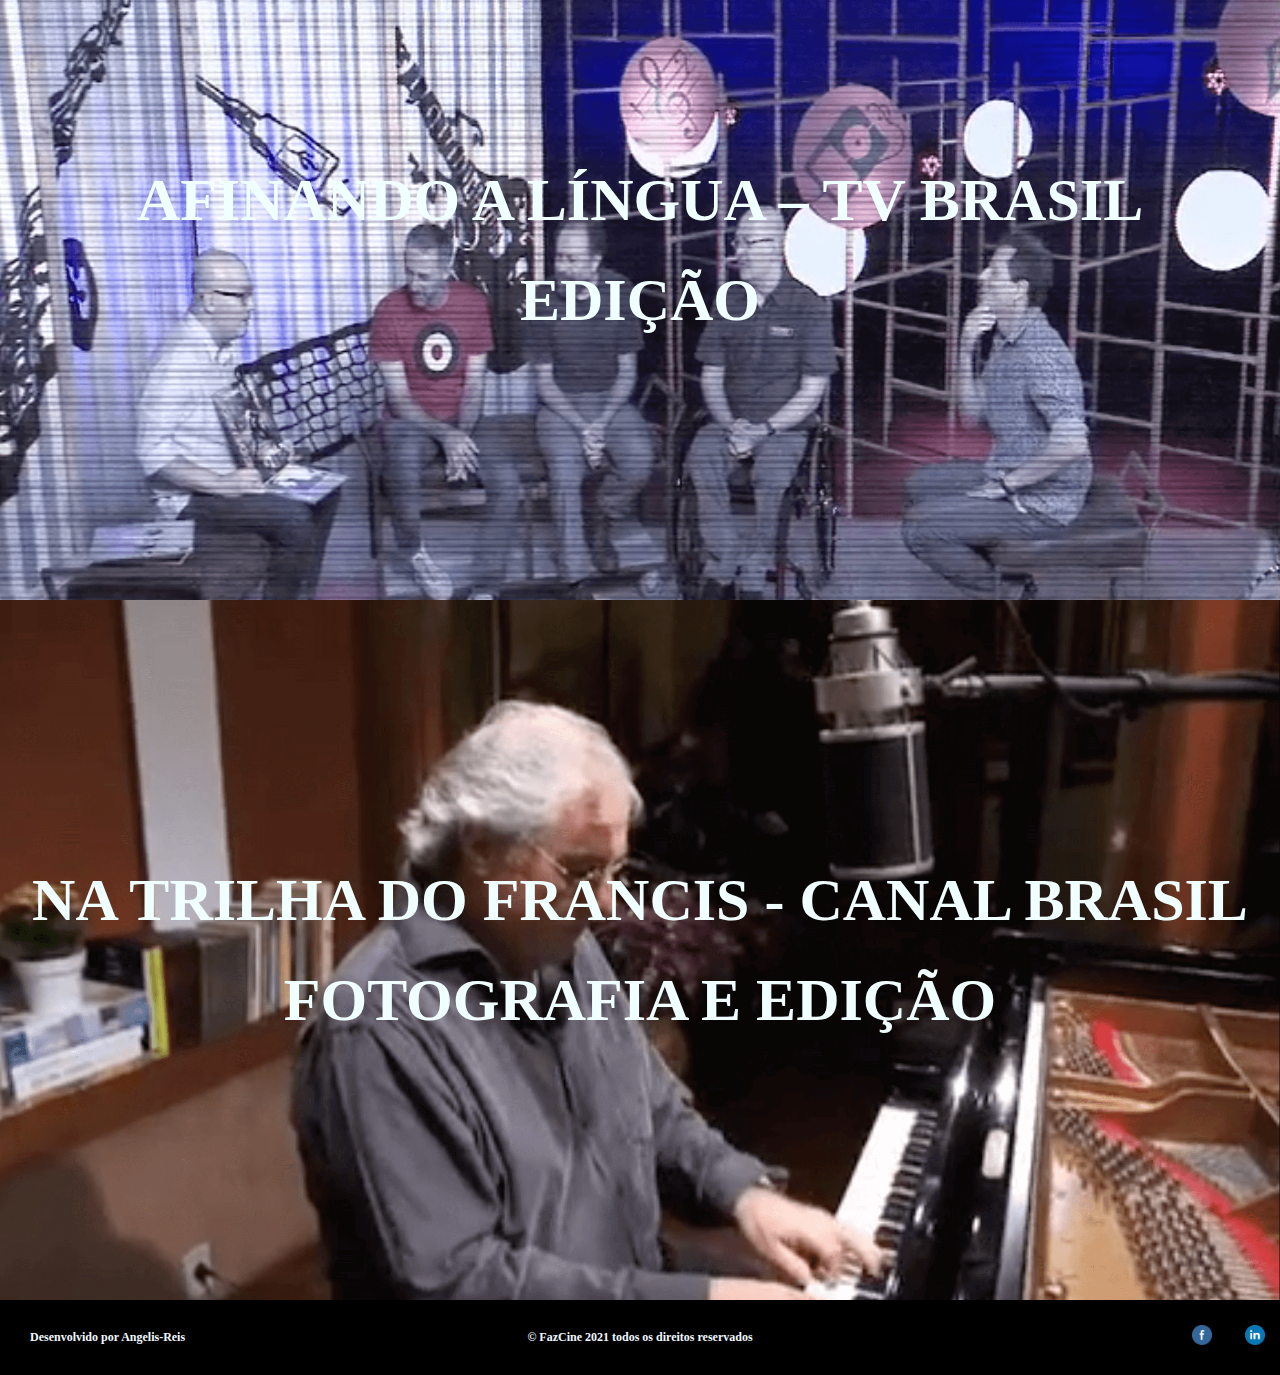
<file: cine.html>
<!DOCTYPE html>

<HTML>

  <head>
    <meta charset="UTF-8" />
    <html lang="pt-br">
    <meta name="viewport" content="width=device-width, initial-scale=1.0" />
    <title>Cinema e TV | FazCine</title>

    <link rel="stylesheet" type="text/css" href="styles/cine.css">

    <!-- Favicon -->
    <link rel="apple-touch-icon" sizes="57x57" href="images/favicon/apple-icon-57x57.png">
    <link rel="apple-touch-icon" sizes="60x60" href="images/favicon/apple-icon-60x60.png">
    <link rel="apple-touch-icon" sizes="72x72" href="images/favicon/apple-icon-72x72.png">
    <link rel="apple-touch-icon" sizes="76x76" href="images/favicon/apple-icon-76x76.png">
    <link rel="apple-touch-icon" sizes="114x114" href="images/favicon/apple-icon-114x114.png">
    <link rel="apple-touch-icon" sizes="120x120" href="images/favicon/apple-icon-120x120.png">
    <link rel="apple-touch-icon" sizes="144x144" href="images/favicon/apple-icon-144x144.png">
    <link rel="apple-touch-icon" sizes="152x152" href="images/favicon/apple-icon-152x152.png">
    <link rel="apple-touch-icon" sizes="180x180" href="images/favicon/apple-icon-180x180.png">
    <link rel="icon" type="image/png" sizes="192x192"  href="images/favicon/android-icon-192x192.png">
    <link rel="icon" type="image/png" sizes="32x32" href="images/favicon/favicon-32x32.png">
    <link rel="icon" type="image/png" sizes="96x96" href="images/favicon/favicon-96x96.png">
    <link rel="icon" type="image/png" sizes="16x16" href="images/favicon/favicon-16x16.png">
    <link rel="manifest" href="images/favicon/manifest.json">
    <meta name="msapplication-TileColor" content="#ffffff">
    <meta name="msapplication-TileImage" content="images/favicon/ms-icon-144x144.png">
    <meta name="theme-color" content="#ffffff">

  </head>
    
  <body>

    <header class="header-minimalist">

      <div id="logo" >
        <a    href="index.html"> <img src="images/logo.png" alt="Logo FazCine Produtora"> </a> 
      </div>

     

      <div id="portfolio1" >
        <a    href="cine.html">Cinema e TV</a>      
      </div>

      <div id="portfolio2" > 
        <a    href="programs.html">Projetos Especiais</a>     
      </div>

      <div id="portfolio3" >   
        <a    href="institutions.html">Institucionais</a>   
      </div>

      <div id="about" > 
        <a    href="director.html">Quem Somos</a>   
      </div>

      <div id="contacts" >   
        <a    href="contacts.html">Contatos</a>   
      </div>

      <div class="social-media" > 
        <a target="_blank"   href="https://www.facebook.com/fazcine2016/">
          <img src="images/face-icon.png">
        </a> 
        <a  target="_blank"  href="https://www.facebook.com/fazcine2016/">
          <img src="images/linkedin-icon.png">
        </a>  
      </div>

    </header>



    <section id="films" class="film-title">

      <!-- <div id="film0">
        <h1 id="depois">  Depois de Tudo <br> Documentário – Lançamento em breve</h1>
       
        <iframe id="depois-player" src="https://vimeo.com/444608965" width="840" height="560" frameborder="0" allow="autoplay; fullscreen" allowfullscreen>  </iframe>
      </div>

      <div id="film1">
        <h1 id="abismo">  ABISMO <br> CURTA</h1>
       
        <iframe id="abismo-player" src="https://player.vimeo.com/video/266315569" width="840" height="560" frameborder="0" allow="autoplay; fullscreen" allowfullscreen>  </iframe>
      </div>

      <div id="film15">
        <h1 id="historias">  DOC HISTÓRIAS DE CINEMA - CANAL FUTURA <br> ROTEIRO, DIREÇÃO E EDIÇÃO </h1>
       
        <iframe id="historias-player" src="https://player.vimeo.com/video/87268522"" width="840" height="560" frameborder="0" allow="autoplay; fullscreen" allowfullscreen>  </iframe>
      </div>

      <div id="film3">
        <h1 id="niteroi">  NITERÓI, ÁGUAS ESCONDIDAS <br> (VERSÃO REDUZIDA)</h1>
       
        <iframe id="niteroi-player" src="https://player.vimeo.com/video/216372606" width="840" height="560" frameborder="0" allow="autoplay; fullscreen" allowfullscreen>  </iframe>
      </div>

      <div id="film5">
        <h1 id="zelito">  ZELITO - 50 ANOS DE CINEMA</h1>
       
        <iframe id="zelito-player" src="https://player.vimeo.com/video/161041268" width="840" height="560" frameborder="0" allow="autoplay; fullscreen" allowfullscreen>  </iframe>
      </div>

      <div id="film6">
        <h1 id="universidade">  A UNIVERSIDADE VIVA - DOCUMENTÁRIO <br> DIREÇÃO E EDIÇÃO</h1>
       
        <iframe id="universidade-player" src="https://player.vimeo.com/video/156151858" width="840" height="560" frameborder="0" allow="autoplay; fullscreen" allowfullscreen>  </iframe>
      </div>

      <div id="film14">
        <h1 id="kangaroo"> O que querem as mulheres – Canal Brasil <br> Edição </h1>
       
        <iframe id="kangaroo-player" src="https://vimeo.com/508904403" width="840" height="560" frameborder="0" allow="autoplay; fullscreen" allowfullscreen>  </iframe>
      </div>

      <div id="film8">
        <h1 id="cultura2">  CULTURA DA PERIFERIA - CANAL BRASIL <br> FOTOGRAFIA E DIREÇÃO</h1>
       
        <iframe id="cultura2-player" src="https://player.vimeo.com/video/30099444" width="840" height="560" frameborder="0" allow="autoplay; fullscreen" allowfullscreen>  </iframe>
      </div>
      

      <div id="film4">
        <h1 id="o-que-e">  O que é que eu vou fazer da minha vida – Tv Brasil <br> Fotografia e edição
        </h1>
       
        <iframe id="o-que-e-player" src="https://player.vimeo.com/video/229116889" width="840" height="560" frameborder="0" allow="autoplay; fullscreen" allowfullscreen>  </iframe>
      </div>

      <div id="film7">
        <h1 id="afinando">  Afinando a Língua – Tv Brasil <br> Edição</h1>
       
        <iframe id="afinando-player" src="https://player.vimeo.com/video/156276927" width="840" height="560" frameborder="0" allow="autoplay; fullscreen" allowfullscreen>  </iframe>
      </div>     

      <div id="film10">
        <h1 id="trilha"> NA TRILHA DO FRANCIS - CANAL BRASIL <br> FOTOGRAFIA E EDIÇÃO</h1>
       
        <iframe id="trilha-player" src="https://player.vimeo.com/video/29815174" width="840" height="560" frameborder="0" allow="autoplay; fullscreen" allowfullscreen>  </iframe>
      </div> -->



      <div id="film0">
        <h1 id="depois">  Depois de Tudo <br> Documentário – Lançamento em breve</h1>
       
        <iframe id="depois-player" src="https://player.vimeo.com/video/444608965" width="840" height="560" frameborder="0" allow="autoplay; fullscreen" allowfullscreen>  </iframe>
      </div>

      <div id="film1">
        <h1 id="abismo">  ABISMO - CURTA</h1>
       
        <iframe id="abismo-player" src="https://player.vimeo.com/video/266315569" width="840" height="560" frameborder="0" allow="autoplay; fullscreen" allowfullscreen>  </iframe>
      </div>

      <div id="film2">
        <h1 id="historias">  DOC HISTÓRIAS DE CINEMA - CANAL FUTURA <br> ROTEIRO, DIREÇÃO E EDIÇÃO </h1>
       
        <iframe id="historias-player" src="https://player.vimeo.com/video/87268522"" width="840" height="560" frameborder="0" allow="autoplay; fullscreen" allowfullscreen>  </iframe>
      </div>

      <div id="film3">
        <h1 id="niteroi">  NITERÓI, ÁGUAS ESCONDIDAS <br> (VERSÃO REDUZIDA)</h1>
       
        <iframe id="niteroi-player" src="https://player.vimeo.com/video/216372606" width="840" height="560" frameborder="0" allow="autoplay; fullscreen" allowfullscreen>  </iframe>
      </div>

      <div id="film4">
        <h1 id="zelito">  ZELITO - 50 ANOS DE CINEMA</h1>
       
        <iframe id="zelito-player" src="https://player.vimeo.com/video/161041268" width="840" height="560" frameborder="0" allow="autoplay; fullscreen" allowfullscreen>  </iframe>
      </div>

      <div id="film5">
        <h1 id="universidade">  A UNIVERSIDADE VIVA - DOCUMENTÁRIO <br> DIREÇÃO E EDIÇÃO</h1>
       
        <iframe id="universidade-player" src="https://player.vimeo.com/video/156151858" width="840" height="560" frameborder="0" allow="autoplay; fullscreen" allowfullscreen>  </iframe>
      </div>

      <div id="film6">
        <h1 id="kangaroo"> O que querem as mulheres – Canal Brasil <br> Edição </h1>
       
        <iframe id="kangaroo-player" src="https://vimeo.com/508904403" width="840" height="560" frameborder="0" allow="autoplay; fullscreen" allowfullscreen>  </iframe>
      </div>

      <div id="film7">
        <h1 id="cultura2">  CULTURA DA PERIFERIA - CANAL BRASIL <br> FOTOGRAFIA E DIREÇÃO</h1>
       
        <iframe id="cultura2-player" src="https://player.vimeo.com/video/30099444" width="840" height="560" frameborder="0" allow="autoplay; fullscreen" allowfullscreen>  </iframe>
      </div>

      <div id="film8">
        <h1 id="o-que-e">  O que é que eu vou fazer da minha vida – Tv Brasil <br> Fotografia e edição
        </h1>
       
        <iframe id="o-que-e-player" src="https://player.vimeo.com/video/229116889" width="840" height="560" frameborder="0" allow="autoplay; fullscreen" allowfullscreen>  </iframe>
      </div>

      <div id="film9">
        <h1 id="afinando">  Afinando a Língua – Tv Brasil <br> Edição</h1>
       
        <iframe id="afinando-player" src="https://player.vimeo.com/video/156276927" width="840" height="560" frameborder="0" allow="autoplay; fullscreen" allowfullscreen>  </iframe>
      </div>     

      <div id="film10">
        <h1 id="trilha"> NA TRILHA DO FRANCIS - CANAL BRASIL <br> FOTOGRAFIA E EDIÇÃO</h1>
       
        <iframe id="trilha-player" src="https://player.vimeo.com/video/29815174" width="840" height="560" frameborder="0" allow="autoplay; fullscreen" allowfullscreen>  </iframe>
      </div>



<!--      

      <div id="film12">
        <h1 id="o-que-vou2">  QUE VOU FAZER DA MINHA VIDA - TV BRASIL - FOTOGRAFIA E EDIÇÃO </h1>
       
        <iframe id="o-que-vou2-player" src="https://player.vimeo.com/video/128146560" width="840" height="560" frameborder="0" allow="autoplay; fullscreen" allowfullscreen>  </iframe>
      </div>

      <div id="film13">
        <h1 id="tear">  TEAR - ESPETÁCULO - DIREÇÃO E FOTOGRAFIA </h1>
       
        <iframe id= "tear-player" src="https://player.vimeo.com/video/86826890" width="840" height="560" frameborder="0" allow="autoplay; fullscreen" allowfullscreen>  </iframe>
      </div>

      

      <div id="film15">
        <h1 id="historias">  DOC HISTÓRIAS DE CINEMA - CANAL FUTURA - ROTEIRO, DIREÇÃO E EDIÇÃO </h1>
       
        <iframe id="historias-player" src="https://player.vimeo.com/video/87268522"" width="840" height="560" frameborder="0" allow="autoplay; fullscreen" allowfullscreen>  </iframe>
      </div>

      <div id="film16">
        <h1 id="referencia">  PROGRAMA REFERÊNCIA - PILOTO - ROTEIRO, DIREÇÃO E EDIÇÃO</h1>
       
        <iframe id="referencia-player" src="https://player.vimeo.com/video/86404222" width="840" height="560" frameborder="0" allow="autoplay; fullscreen" allowfullscreen>  </iframe>
      </div>

      <div id="film17">
        <h1 id="olho">  OLHO DE GATO - CURTA EXPERIMENTAL</h1>
       
        <iframe id="olho-player" src="https://player.vimeo.com/video/156257840" width="840" height="560" frameborder="0" allow="autoplay; fullscreen" allowfullscreen>  </iframe>
      </div> -->

      

      

    </section>

    <footer class="footer-minimalist">

      <div id="developed">
        <p>Desenvolvido por <a    href="https://github.com/angelis-reis">Angelis-Reis </a> </p>
      </div>

      <div id="cop" >
        <p> © FazCine 2021 todos os direitos reservados</p>      
      </div>

      <div class="social-media" >  
        <a    href="https://www.facebook.com/fazcine2016/">
          <img src="images/face-icon.png">
        </a> 
        <a    href="https://www.facebook.com/fazcine2016/">
          <img src="images/linkedin-icon.png">
        </a> 
      </div>

    </footer>

    <script type="text/javascript" src="scripts/cine.js"></script>

  </body>

</html>
</file>
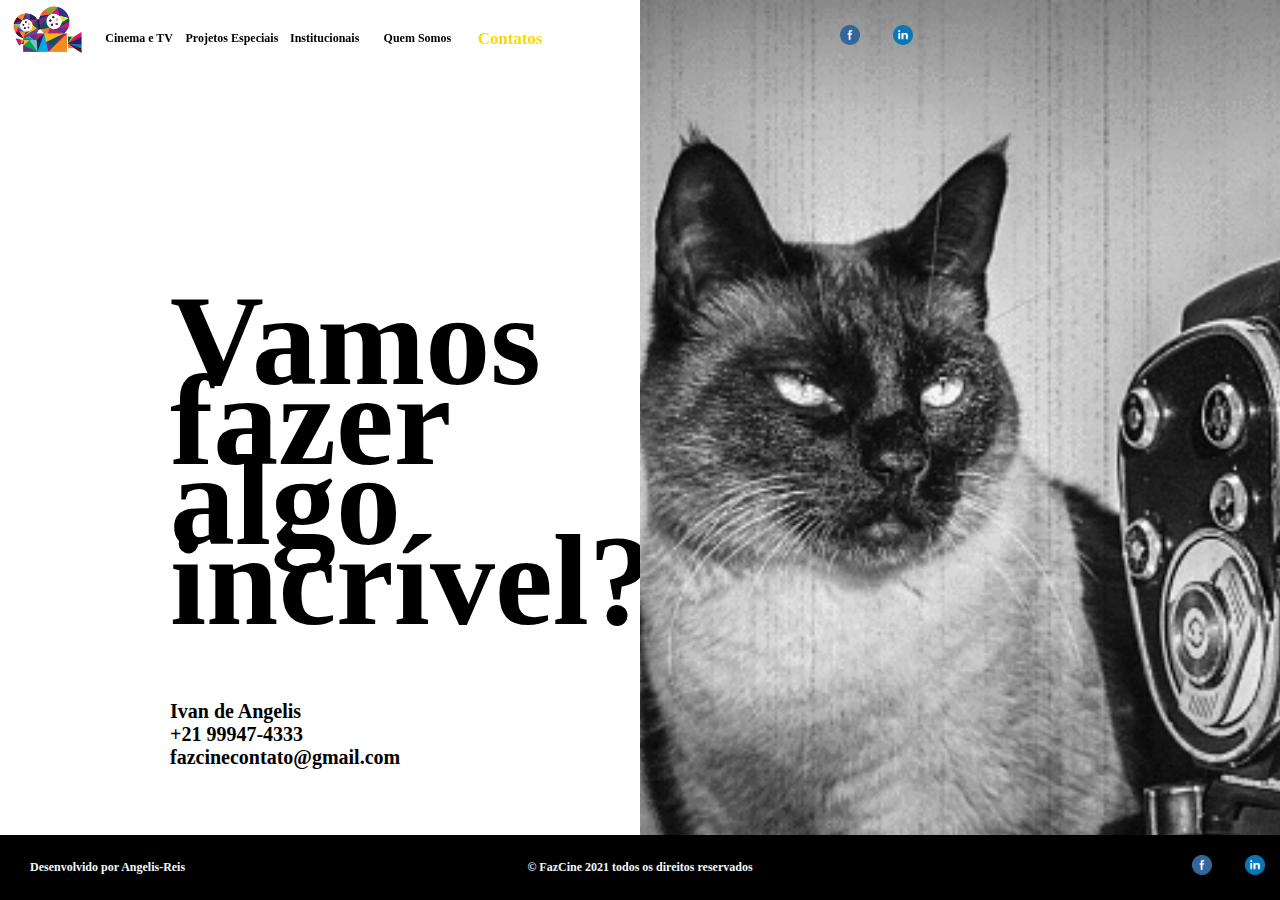
<file: contacts.html>
<!DOCTYPE html>

<HTML>

  <head>
    <meta charset="UTF-8" />
    <html lang="pt-br">
    <meta name="viewport" content="width=device-width, initial-scale=1.0" />
    <title>Contatos | FazCine</title>

    <link rel="stylesheet" type="text/css" href="styles/contacts.css">

    <!-- Favicon -->
    <link rel="apple-touch-icon" sizes="57x57" href="images/favicon/apple-icon-57x57.png">
    <link rel="apple-touch-icon" sizes="60x60" href="images/favicon/apple-icon-60x60.png">
    <link rel="apple-touch-icon" sizes="72x72" href="images/favicon/apple-icon-72x72.png">
    <link rel="apple-touch-icon" sizes="76x76" href="images/favicon/apple-icon-76x76.png">
    <link rel="apple-touch-icon" sizes="114x114" href="images/favicon/apple-icon-114x114.png">
    <link rel="apple-touch-icon" sizes="120x120" href="images/favicon/apple-icon-120x120.png">
    <link rel="apple-touch-icon" sizes="144x144" href="images/favicon/apple-icon-144x144.png">
    <link rel="apple-touch-icon" sizes="152x152" href="images/favicon/apple-icon-152x152.png">
    <link rel="apple-touch-icon" sizes="180x180" href="images/favicon/apple-icon-180x180.png">
    <link rel="icon" type="image/png" sizes="192x192"  href="images/favicon/android-icon-192x192.png">
    <link rel="icon" type="image/png" sizes="32x32" href="images/favicon/favicon-32x32.png">
    <link rel="icon" type="image/png" sizes="96x96" href="images/favicon/favicon-96x96.png">
    <link rel="icon" type="image/png" sizes="16x16" href="images/favicon/favicon-16x16.png">
    <link rel="manifest" href="images/favicon/manifest.json">
    <meta name="msapplication-TileColor" content="#ffffff">
    <meta name="msapplication-TileImage" content="images/favicon/ms-icon-144x144.png">
    <meta name="theme-color" content="#ffffff">

  </head>
    
  <body>

    <header class="header-minimalist">

      <div id="logo" >
        <a    href="index.html"> <img src="images/logo.png" alt="Logo FazCine Produtora"> </a> 
      </div>

      

      <div id="portfolio1" >
        <a    href="cine.html">Cinema e TV</a>      
      </div>

      <div id="portfolio2" > 
        <a    href="programs.html">Projetos Especiais</a>     
      </div>

      <div id="portfolio3" >   
        <a    href="institutions.html">Institucionais</a>   
      </div>

      <div id="about" > 
        <a    href="director.html">Quem Somos</a>   
      </div>

      <div id="contacts" >   
        <a    href="contacts.html">Contatos</a>   
      </div>

      <div class="social-media" >  

        <a      href="https://www.facebook.com/fazcine2016/">
          <img src="images/face-icon.png">
        </a> 
        <a      href="https://www.facebook.com/fazcine2016/">
          <img src="images/linkedin-icon.png">
        </a>  
        
      </div>

    </header>


    <section id="contacts-title">

      
      <div id="call-to-action">

        <h1>Vamos fazer algo incrível?</h1>

      </div>

      <div id="adress">
        <h4> Ivan de Angelis </h4> 

        <h4>  +21 99947-4333 </h4> 

          <h4>  fazcinecontato@gmail.com </h4> 
          
        
      </div>

      <div id="cat-image">


      </div>




    </section>

    

    <footer class="footer-minimalist">

      <div id="developed">
        <p>Desenvolvido por <a    href="https://github.com/angelis-reis">Angelis-Reis </a> </p>
        </div>

      <div id="cop" >
        <p> © FazCine 2021 todos os direitos reservados</p>      
      </div>

      <div class="social-media" >  
        <a    href="https://www.facebook.com/fazcine2016/">
          <img src="images/face-icon.png">
        </a> 
        <a    href="https://www.facebook.com/fazcine2016/">
          <img src="images/linkedin-icon.png">
        </a>  
      </div>

    </footer>

    <script type="text/javascript" src="scripts/contacts.js"></script>

  </body>

</html>
</file>
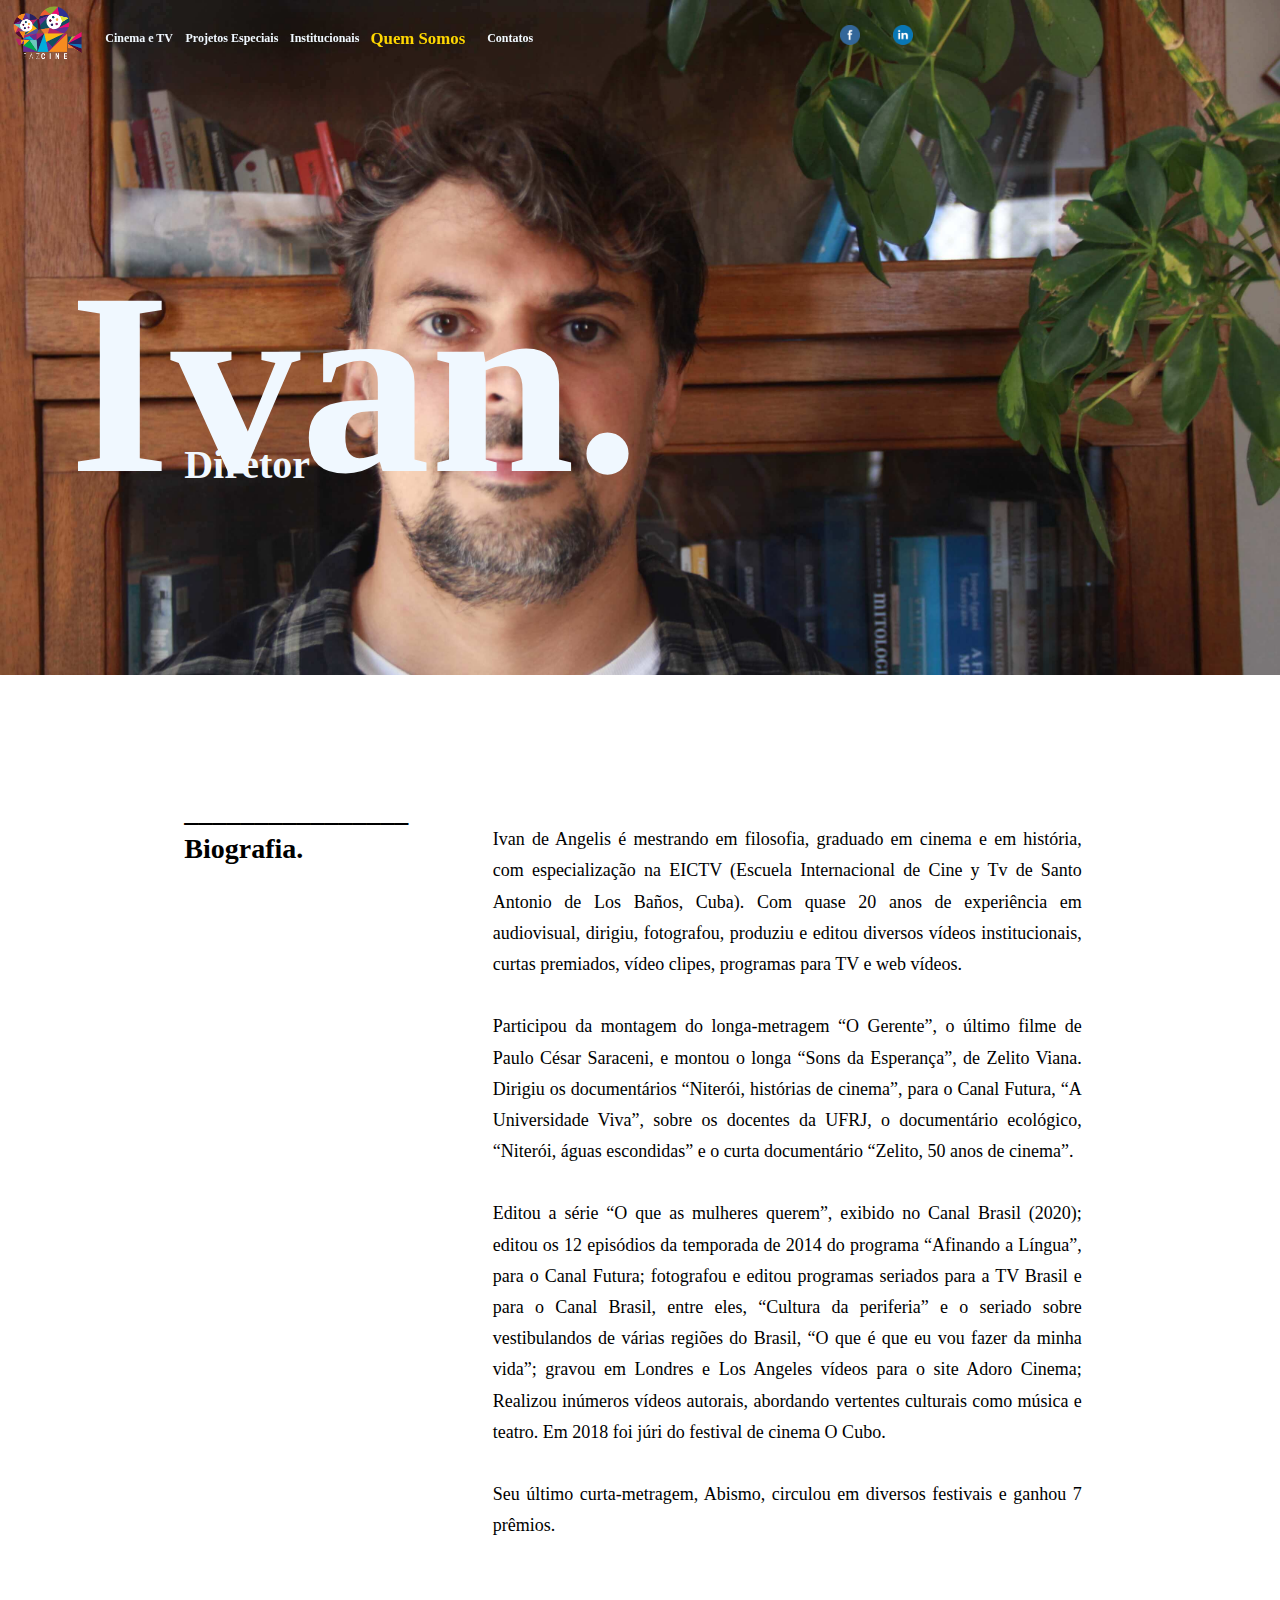
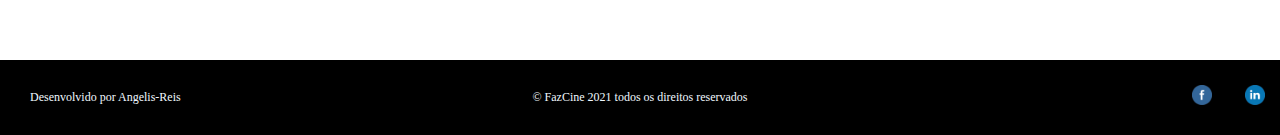
<file: director.html>
<!DOCTYPE html>

<HTML>

  <head>
    <meta charset="UTF-8" />
    <html lang="pt-br">
    <meta name="viewport" content="width=device-width, initial-scale=1.0" />
    <title>Diretor | FazCine</title>

    <link rel="stylesheet" type="text/css" href="styles/director.css">

    <!-- Favicon -->
    <link rel="apple-touch-icon" sizes="57x57" href="images/favicon/apple-icon-57x57.png">
    <link rel="apple-touch-icon" sizes="60x60" href="images/favicon/apple-icon-60x60.png">
    <link rel="apple-touch-icon" sizes="72x72" href="images/favicon/apple-icon-72x72.png">
    <link rel="apple-touch-icon" sizes="76x76" href="images/favicon/apple-icon-76x76.png">
    <link rel="apple-touch-icon" sizes="114x114" href="images/favicon/apple-icon-114x114.png">
    <link rel="apple-touch-icon" sizes="120x120" href="images/favicon/apple-icon-120x120.png">
    <link rel="apple-touch-icon" sizes="144x144" href="images/favicon/apple-icon-144x144.png">
    <link rel="apple-touch-icon" sizes="152x152" href="images/favicon/apple-icon-152x152.png">
    <link rel="apple-touch-icon" sizes="180x180" href="images/favicon/apple-icon-180x180.png">
    <link rel="icon" type="image/png" sizes="192x192"  href="images/favicon/android-icon-192x192.png">
    <link rel="icon" type="image/png" sizes="32x32" href="images/favicon/favicon-32x32.png">
    <link rel="icon" type="image/png" sizes="96x96" href="images/favicon/favicon-96x96.png">
    <link rel="icon" type="image/png" sizes="16x16" href="images/favicon/favicon-16x16.png">
    <link rel="manifest" href="images/favicon/manifest.json">
    <meta name="msapplication-TileColor" content="#ffffff">
    <meta name="msapplication-TileImage" content="images/favicon/ms-icon-144x144.png">
    <meta name="theme-color" content="#ffffff">

  </head>

  <body>

    <header class="header-minimalist">
      <div id="logo" >
        <a    href="index.html"> <img src="images/logo.png" alt="Logo FazCine Produtora"> </a>
      </div>

      <div id="portfolio1" >
        <a    href="cine.html">Cinema e TV</a>
      </div>

      <div id="portfolio2" >
        <a    href="programs.html">Projetos Especiais</a>
      </div>

      <div id="portfolio3" >
        <a    href="institutions.html">Institucionais</a>
      </div>

      <div id="about" >
        <a    href="director.html">Quem Somos</a>
      </div>

      <div id="contacts" >
        <a    href="contacts.html">Contatos</a>
      </div>

      <div class="social-media" >

        <a  target="_blank"  href="https://www.facebook.com/fazcine2016/">
          <img src="images/face-icon.png">
        </a>
        <a  target="_blank"  href="https://www.facebook.com/fazcine2016/">
          <img src="images/linkedin-icon.png">
        </a>

      </div>

    </header>


    <section id="photo">

      <div id="name"> <h1>Ivan. </h1> </div>

      <div id="job">
        <h4>Diretor</h4>

      </div>

      <!-- <div id="personal-contacts">
        <h4>Contatos</h4>

      </div> -->

    </section>

    <section id="biography">

      <div id="biography-title">
        <h4>________________</h4>
        <h4>Biografia.</h4>

      </div>

      <div id="biography-text">
        <p>
           <br>
           Ivan de Angelis é mestrando em filosofia, graduado em cinema e em história, com especialização na EICTV (Escuela Internacional de Cine y Tv de Santo Antonio de Los Baños, Cuba). Com quase 20 anos de experiência em audiovisual, dirigiu, fotografou, produziu e editou diversos vídeos institucionais, curtas premiados, vídeo clipes, programas para TV e web vídeos.<br><br> Participou da montagem do longa-metragem “O Gerente”, o último filme de Paulo César Saraceni, e montou o longa “Sons da Esperança”, de Zelito Viana. Dirigiu os documentários “Niterói, histórias de cinema”, para o Canal Futura, “A Universidade Viva”, sobre os docentes da UFRJ, o documentário ecológico, “Niterói, águas escondidas” e o curta documentário “Zelito, 50 anos de cinema”.<br><br> Editou a série “O que as mulheres querem”, exibido no Canal Brasil (2020); editou os 12 episódios da temporada de 2014 do programa “Afinando a Língua”, para o Canal Futura; fotografou e editou programas seriados para a TV Brasil e para o Canal Brasil, entre eles, “Cultura da periferia” e o seriado sobre vestibulandos de várias regiões do Brasil, “O que é que eu vou fazer da minha vida”; gravou em Londres e Los Angeles vídeos para o site Adoro Cinema; Realizou inúmeros vídeos autorais, abordando vertentes culturais como música e teatro. Em 2018 foi júri do festival de cinema O Cubo.<br><br> Seu último curta-metragem, Abismo, circulou em diversos festivais e ganhou 7 prêmios.
            <br>
        </p>

      </div>





    </section>

    <!-- <section id="awards">

      <div id="awards-title">
        <h4>________________</h4>
        <h4>Prêmios.</h4>

      </div>

      <div id="awards-text">
        <p><br>Mussum Ipsum, cacilds vidis litro abertis. Suco de cevadiss, é um leite divinis, qui tem lupuliz, matis, aguis e fermentis. Delegadis gente finis, bibendum egestas augue arcu ut est. Mais vale um bebadis conhecidiss, que um alcoolatra anonimis. Quem num gosta di mim que vai caçá sua turmis!

          Praesent vel viverra nisi. Mauris aliquet nunc non turpis scelerisque, eget. Interagi no mé, cursus quis, vehicula ac nisi. Casamentiss faiz malandris se pirulitá. Mauris nec dolor in eros commodo tempor. Aenean aliquam molestie leo, vitae iaculis nisl. </p>

          <p>Mussum Ipsum, cacilds vidis litro abertis. Suco de cevadiss, é um leite divinis, qui tem lupuliz, matis, aguis e fermentis. Delegadis gente finis, bibendum egestas augue arcu ut est. Mais vale um bebadis conhecidiss, que um alcoolatra anonimis. Quem num gosta di mim que vai caçá sua turmis!

            Praesent vel viverra nisi. Mauris aliquet nunc non turpis scelerisque, eget. Interagi no mé, cursus quis, vehicula ac nisi. Casamentiss faiz malandris se pirulitá. Mauris nec dolor in eros commodo tempor. Aenean aliquam molestie leo, vitae iaculis nisl. </p>

      </div>


    </section> -->



    <footer id="footer-minimalist">

      <div id="developed">
        <p>Desenvolvido por <a    href="https://github.com/angelis-reis">Angelis-Reis </a> </p>
        </div>

      <div id="cop" >
        <p> © FazCine 2021 todos os direitos reservados</p>
      </div>

      <div class="social-media" >
        <a    href="https://www.facebook.com/fazcine2016/">
          <img src="images/face-icon.png">
        </a>
        <a    href="https://www.facebook.com/fazcine2016/">
          <img src="images/linkedin-icon.png">
        </a>
      </div>

    </footer>

    <script type="text/javascript" src="scripts/director.js"></script>

  </body>

</html>
</file>
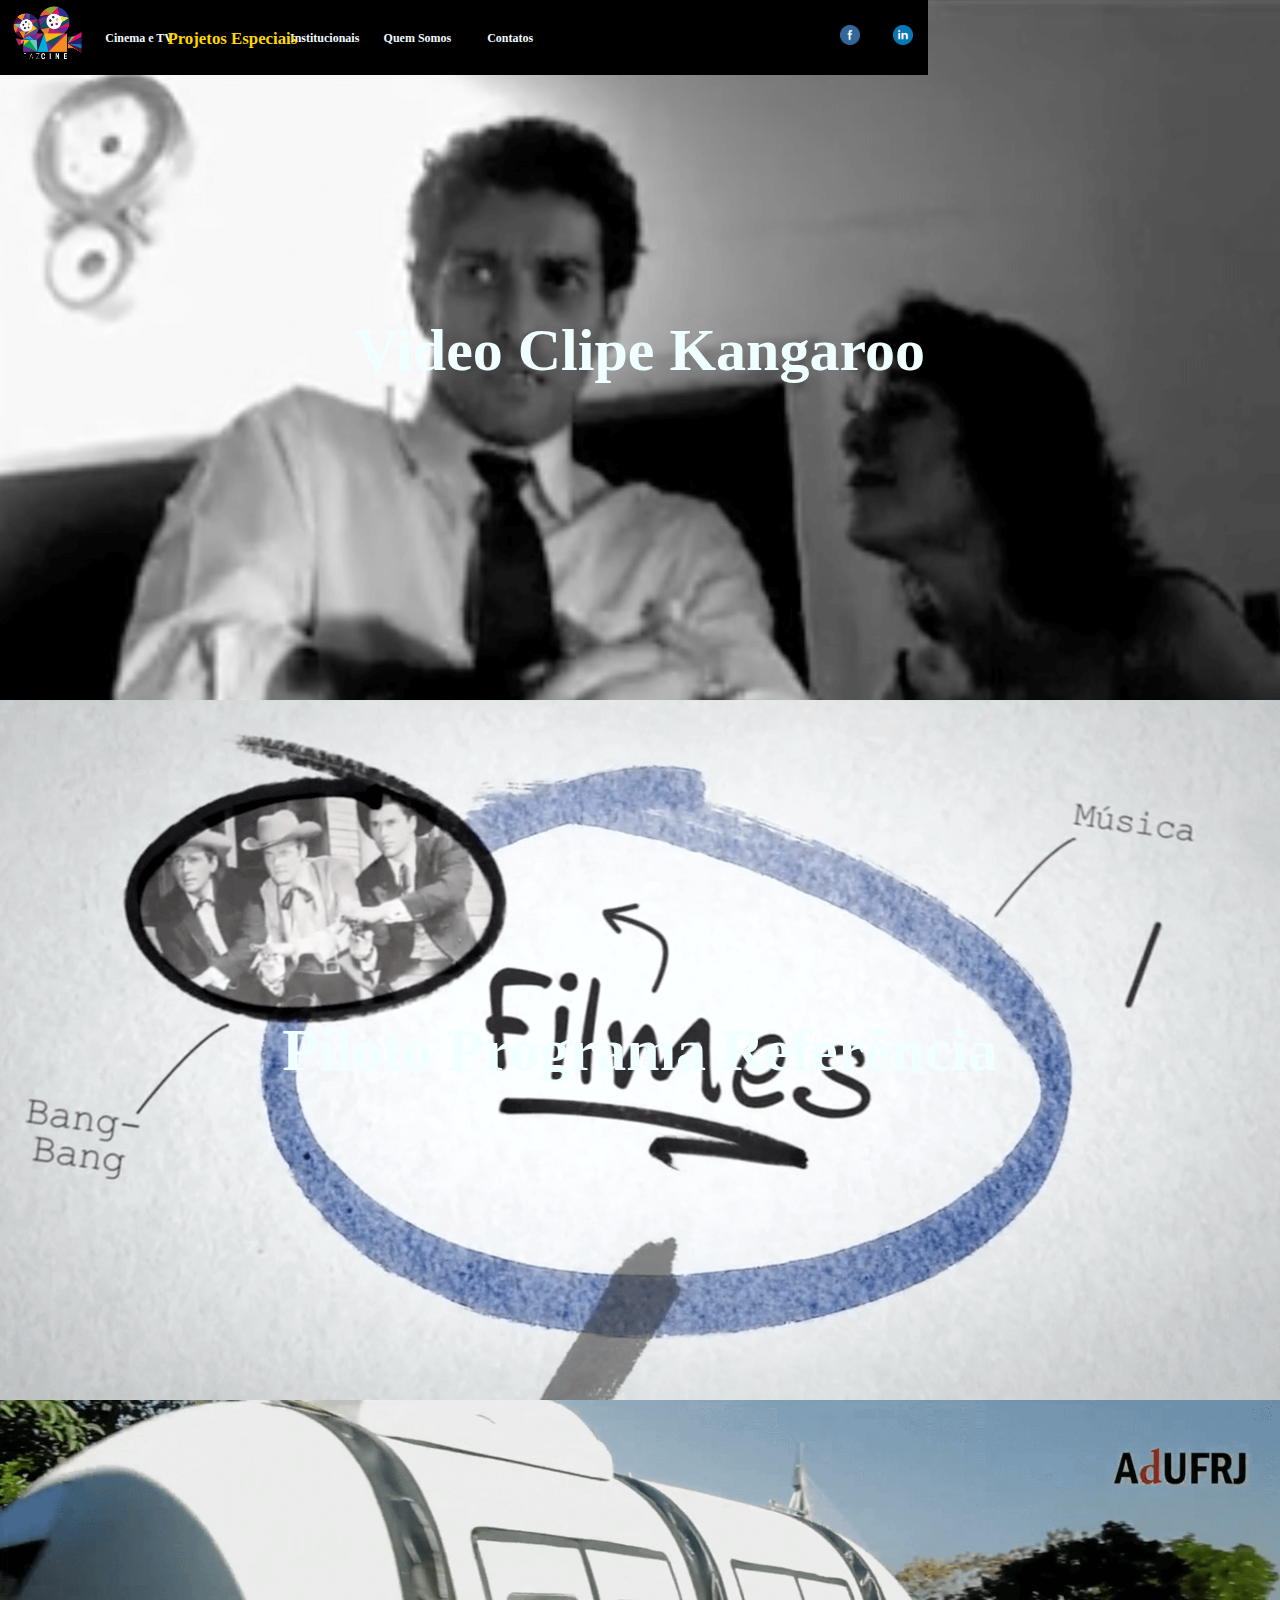
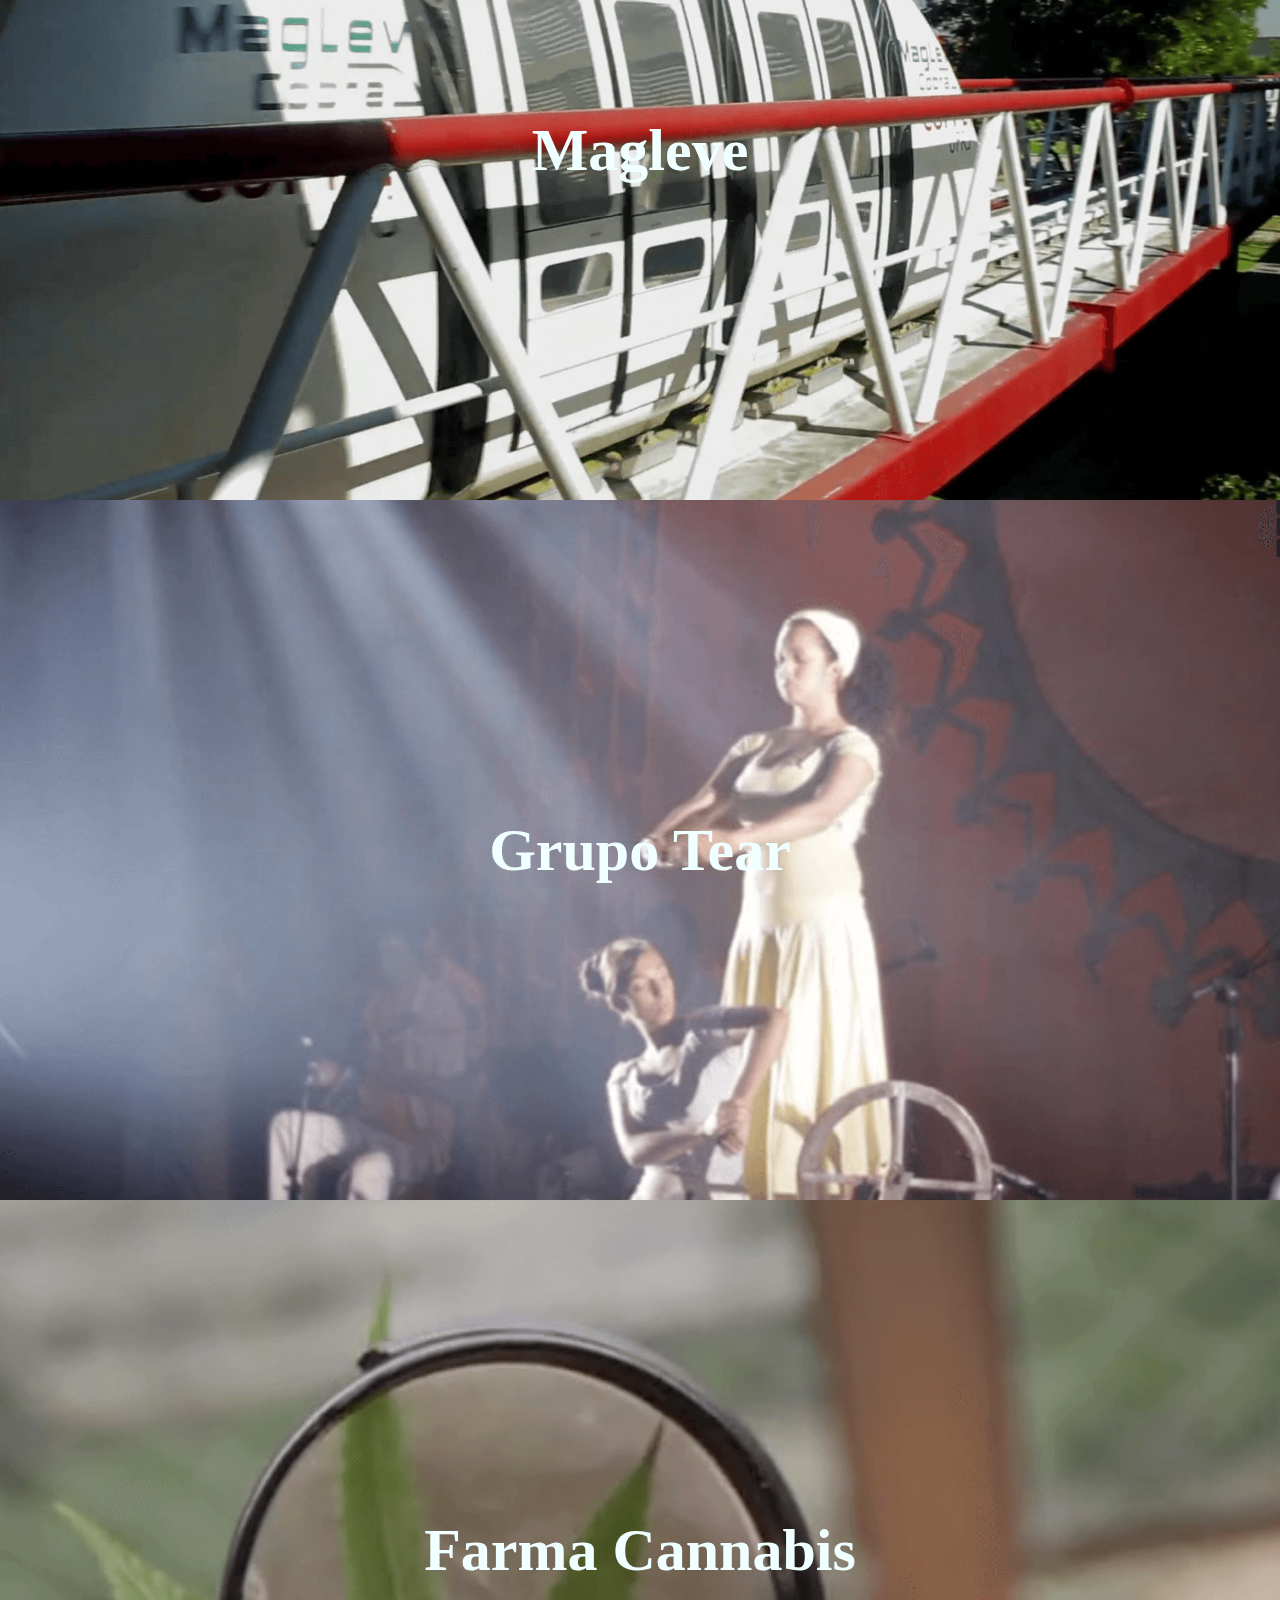
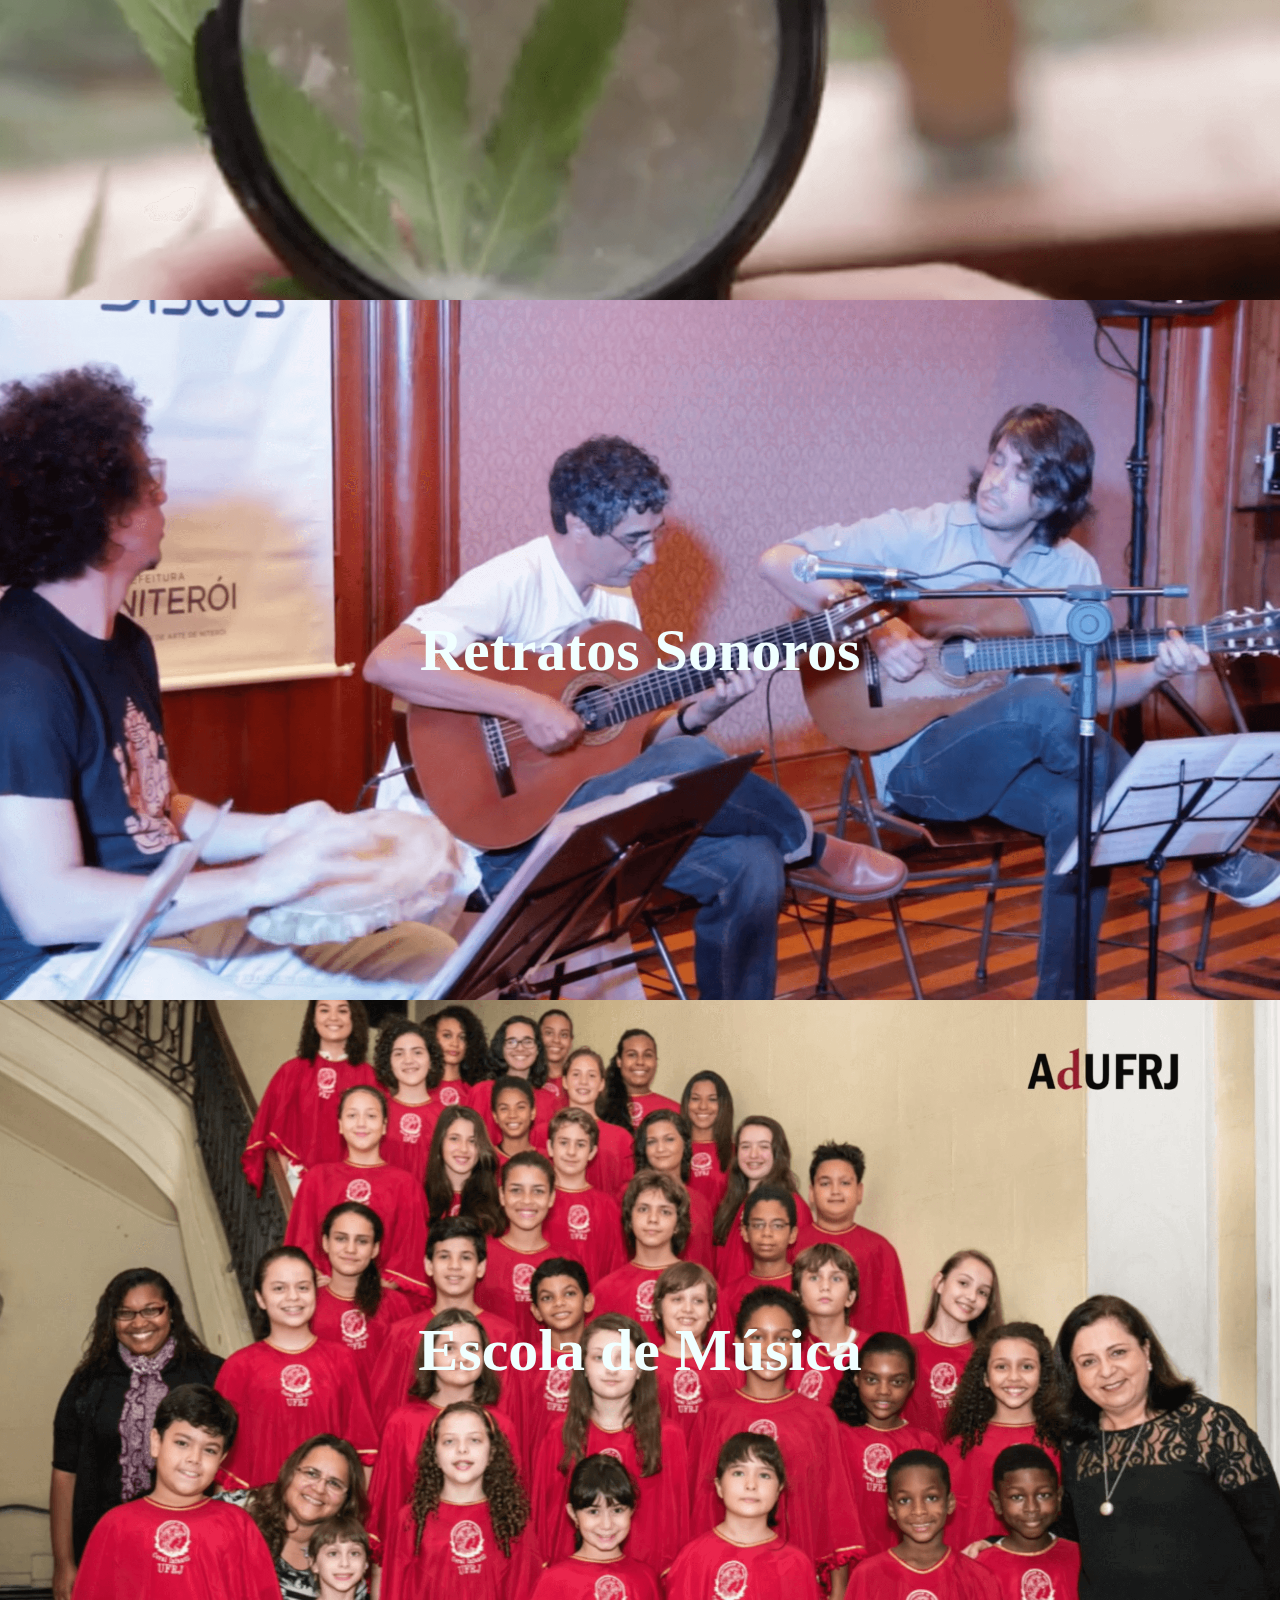
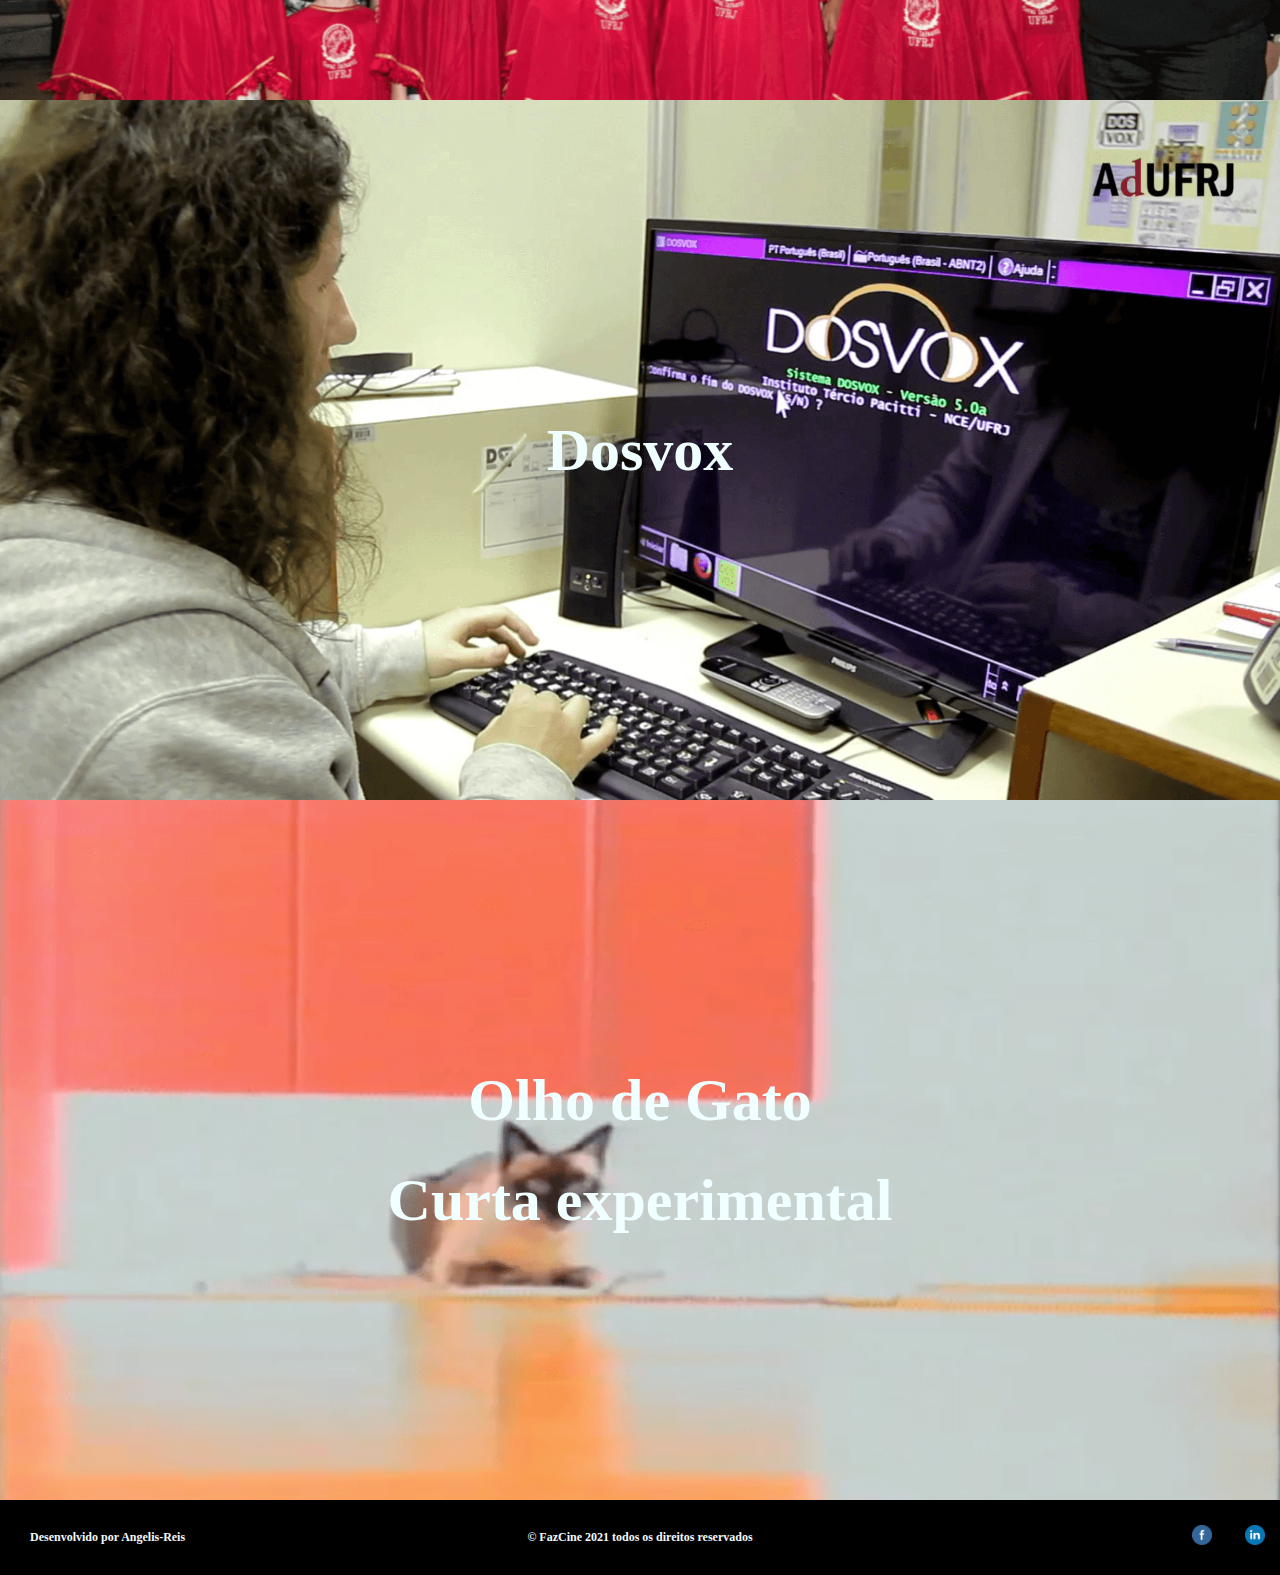
<file: programs.html>
<!DOCTYPE html>

<HTML>

  <head>
    <meta charset="UTF-8" />
    <html lang="pt-br">
    <meta name="viewport" content="width=device-width, initial-scale=1.0" />
    <title>Projetos Especiais | FazCine</title>

    <!-- WebVídeos+Projetos Especiais -->

    <link rel="stylesheet" type="text/css" href="styles/programs.css">

    <!-- Favicon -->
    <link rel="apple-touch-icon" sizes="57x57" href="images/favicon/apple-icon-57x57.png">
    <link rel="apple-touch-icon" sizes="60x60" href="images/favicon/apple-icon-60x60.png">
    <link rel="apple-touch-icon" sizes="72x72" href="images/favicon/apple-icon-72x72.png">
    <link rel="apple-touch-icon" sizes="76x76" href="images/favicon/apple-icon-76x76.png">
    <link rel="apple-touch-icon" sizes="114x114" href="images/favicon/apple-icon-114x114.png">
    <link rel="apple-touch-icon" sizes="120x120" href="images/favicon/apple-icon-120x120.png">
    <link rel="apple-touch-icon" sizes="144x144" href="images/favicon/apple-icon-144x144.png">
    <link rel="apple-touch-icon" sizes="152x152" href="images/favicon/apple-icon-152x152.png">
    <link rel="apple-touch-icon" sizes="180x180" href="images/favicon/apple-icon-180x180.png">
    <link rel="icon" type="image/png" sizes="192x192"  href="images/favicon/android-icon-192x192.png">
    <link rel="icon" type="image/png" sizes="32x32" href="images/favicon/favicon-32x32.png">
    <link rel="icon" type="image/png" sizes="96x96" href="images/favicon/favicon-96x96.png">
    <link rel="icon" type="image/png" sizes="16x16" href="images/favicon/favicon-16x16.png">
    <link rel="manifest" href="images/favicon/manifest.json">
    <meta name="msapplication-TileColor" content="#ffffff">
    <meta name="msapplication-TileImage" content="images/favicon/ms-icon-144x144.png">
    <meta name="theme-color" content="#ffffff">

  </head>

  <body>

    <header class="header-minimalist">

      <div id="logo" >
        <a    href="index.html"> <img src="images/logo.png" alt="Logo FazCine Produtora"> </a>
      </div>



      <div id="portfolio1" >
        <a    href="cine.html">Cinema e TV</a>
      </div>

      <div id="portfolio2" >
        <a    href="programs.html">Projetos Especiais</a>
      </div>

      <div id="portfolio3" >
        <a    href="institutions.html">Institucionais</a>
      </div>

      <div id="about" >
        <a    href="director.html">Quem Somos</a>
      </div>

      <div id="contacts" >
        <a    href="contacts.html">Contatos</a>
      </div>

      <div class="social-media" >
        <a  target="_blank"  href="https://www.facebook.com/fazcine2016/">
          <img src="images/face-icon.png">
        </a>
        <a  target="_blank"  href="https://www.facebook.com/fazcine2016/">
          <img src="images/linkedin-icon.png">
        </a>
      </div>

    </header>



    <section id="films" class="film-title">

      <!-- WebVídeos -->

      <div id="film1">
        <h1 id="abismo"> Video Clipe Kangaroo</h1>

        <iframe id="abismo-player" src="https://player.vimeo.com/video/29806183" width="840" height="500" frameborder="0" allow="autoplay; fullscreen" allowfullscreen>  </iframe>
      </div>

      <div id="film2">
        <h1 id="cultura"> Piloto Programa Referência</h1>

        <iframe id="cultura-player" src="https://player.vimeo.com/video/86404222" width="840" height="560" frameborder="0" allow="autoplay; fullscreen" allowfullscreen>  </iframe>
      </div>

      <div id="film3">
        <h1 id="niteroi">  Magleve</h1>

        <iframe id="niteroi-player" src="https://player.vimeo.com/video/228713760" width="840" height="560" frameborder="0" allow="autoplay; fullscreen" allowfullscreen>  </iframe>
      </div>


      <div id="film4">
        <h1 id="o-que-e"> Grupo Tear</h1>

        <iframe id="o-que-e-player" src="https://player.vimeo.com/video/86826890" width="840" height="560" frameborder="0" allow="autoplay; fullscreen" allowfullscreen>  </iframe>
      </div>

      <div id="film5">
        <h1 id="zelito">  Farma Cannabis</h1>

        <iframe id="zelito-player" src="https://player.vimeo.com/video/222264396" width="840" height="560" frameborder="0" allow="autoplay; fullscreen" allowfullscreen>  </iframe>
      </div>

      <div id="film6">
        <h1 id="universidade">  Retratos Sonoros</h1>

        <iframe id="universidade-player" src="https://player.vimeo.com/video/143653852" width="840" height="560" frameborder="0" allow="autoplay; fullscreen" allowfullscreen>  </iframe>
      </div>

      <div id="film7">
        <h1 id="afinando">  Escola de Música</h1>

        <iframe id="afinando-player" src="https://player.vimeo.com/video/220849779" width="840" height="560" frameborder="0" allow="autoplay; fullscreen" allowfullscreen>  </iframe>
      </div>

      <div id="film8">
        <h1 id="cultura2">  Dosvox</h1>

        <iframe id="cultura2-player" src="https://player.vimeo.com/video/224986436" width="840" height="560" frameborder="0" allow="autoplay; fullscreen" allowfullscreen>  </iframe>
      </div>

      <div id="film9">
        <h1 id="requiem">  Olho de Gato <br> Curta experimental </h1>

        <iframe id="requiem-player" src="https://player.vimeo.com/video/156257840" width="840" height="560" frameborder="0" allow="autoplay; fullscreen" allowfullscreen>  </iframe>
      </div>

      <!-- <div id="film10">
        <h1 id="trilha"> Adufrj - 35 anos</h1>

        <iframe id="trilha-player" src="https://player.vimeo.com/video/156634778" width="840" height="560" frameborder="0" allow="autoplay; fullscreen" allowfullscreen>  </iframe>
      </div>

      <div id="film11">
        <h1 id="era"> Niterói Shopping</h1>

        <iframe id="era-player" src="https://player.vimeo.com/video/156350464" width="840" height="560" frameborder="0" allow="autoplay; fullscreen" allowfullscreen>  </iframe>
      </div>

      <div id="film12">
        <h1 id="o-que-vou2">  Lix </h1>

        <iframe id="o-que-vou2-player" src="https://player.vimeo.com/video/156270052" width="840" height="560" frameborder="0" allow="autoplay; fullscreen" allowfullscreen>  </iframe>
      </div> -->


 <!-- ------------------------- -->

      <!-- Projetos Especiais -->



      <!-- <div id="film13">
        <h1 id="tear">  UFRJ é 100 - Magleve Cobra</h1>

        <iframe id= "tear-player" src="https://player.vimeo.com/video/228713760" width="840" height="560" frameborder="0" allow="autoplay; fullscreen" allowfullscreen>  </iframe>
      </div>

      <div id="film14">
        <h1 id="kangaroo">Ufrj é 100 - Dosvox</h1>

        <iframe id="kangaroo-player" src="https://player.vimeo.com/video/224986436" width="840" height="560" frameborder="0" allow="autoplay; fullscreen" allowfullscreen>  </iframe>
      </div>

      <div id="film15">
        <h1 id="historias"> UFRJ é 100 - Farmacannabis </h1>

        <iframe id="historias-player" src="https://player.vimeo.com/video/222264396"" width="840" height="560" frameborder="0" allow="autoplay; fullscreen" allowfullscreen>  </iframe>
      </div>

      <div id="film16">
        <h1 id="referencia">  UFRJ é 100 - Escola de Música parte 2</h1>

        <iframe id="referencia-player" src="https://player.vimeo.com/video/220859315" width="840" height="560" frameborder="0" allow="autoplay; fullscreen" allowfullscreen>  </iframe>
      </div>

      <div id="film17">
        <h1 id="olho">  UFRJ é 100 - Escola de Música parte 1</h1>

        <iframe id="olho-player" src="https://player.vimeo.com/video/220849779" width="840" height="560" frameborder="0" allow="autoplay; fullscreen" allowfullscreen>  </iframe>
      </div>

      <div id="film18">
        <h1 id="filme18-h1">  República dos Poetas</h1>

        <iframe id="filme18-player" src="https://player.vimeo.com/video/211208292" width="840" height="560" frameborder="0" allow="autoplay; fullscreen" allowfullscreen>  </iframe>
      </div> -->





    </section>


    <footer class="footer-minimalist">

      <div id="developed">
        <p>Desenvolvido por <a  target="_blank"  href="https://github.com/angelis-reis">Angelis-Reis </a> </p>
      </div>

      <div id="cop" >
        <p> © FazCine 2021 todos os direitos reservados</p>
      </div>

      <div class="social-media" >
        <a  target="_blank"  href="https://www.facebook.com/fazcine2016/">
          <img src="images/face-icon.png">
        </a>
        <a target="_blank"   href="https://www.facebook.com/fazcine2016/">
          <img src="images/linkedin-icon.png">
        </a>
      </div>

    </footer>

    <script type="text/javascript" src="scripts/programs.js"></script>

  </body>

</html>
</file>
<file: styles/index.css>
html,
body {
  margin: 0px;
  padding: 0px;
}

a:active {
  color: gold;
  font-size: 14px;
}

.header-minimalist {
  display: grid;
  /* display: none; */
  position: fixed;
  z-index: 99;
  background-color: black;
  grid-template-columns: 1fr 1fr 1fr 1fr 1fr 1fr 4fr;
  grid-template-rows: 75px;
  grid-template-areas: "logo portfolio1 portfolio2 portfolio3 about contacts social-media";
}

.header-mobile {
  display: none;
}

.header-minimalist a {
  text-decoration: none;
  color: #f0f8ff;
  line-height: 17px;
  font-size: 12px;
  font-weight: bold;
  cursor: pointer;
  transition: 200ms color ease-in;
  transition: 200ms font-size ease-in;
}

#logo-mobile {
  /* display: none; */
  width: 70px;
  height: auto;
  padding-top: 6px;
}

.social-icons img {
  width: 50px;
  height: auto;
}

.header-minimalist a:hover {
  color: gold;
}
#logo {
  grid-area: logo;
}

#logo img {
  object-fit: contain;
  width: 100%;
  max-height: 100%;
}

#about {
  align-self: center;
  justify-self: center;
  grid-area: about;
}

#portfolio1 {
  align-self: center;
  justify-self: center;
  grid-area: portfolio1;
}

#portfolio2 {
  align-self: center;
  justify-self: center;
  grid-area: portfolio2;
}

#portfolio3 {
  align-self: center;
  justify-self: center;
  grid-area: portfolio3;
}

#contacts {
  align-self: center;
  justify-self: center;
  grid-area: contacts;
}

.social-media {
  align-self: center;
  justify-self: end;
  grid-area: social-media;
}

.social-media img {
  padding: 15px;
  width: 20px;
  height: 20px;
}

#social-media img:hover {
  width: 25px;
  height: 25px;
}

#header-title {
  display: grid;
  grid-template-columns: 1fr 1fr;
  grid-template-rows: 600px;
  background-image: url(../images/header-image2.gif);
  background-size: cover;
  gap: 50px;
  align-items: center;
  grid-template-areas: "fazcine title";
}
#fazcine {
  grid-area: fazcine;
  justify-self: end;
  color: azure;
  font-size: 50px;
}

#title {
  grid-area: title;
  justify-self: start;
  color: azure;
  font-size: 20px;
  line-height: 60px;
  width: 500px;
}

#films {
  display: grid;
  grid-template-columns: 1fr;
  grid-template-rows: 700px 700px 700px 700px 700px;
  grid-template-areas:
    "film1"
    "film2"
    "film3"
    "film4"
    "film5";
}

#films h1 {
  align-self: center;
  transition: font-size 0.3s;
}

#films h1:hover {
  color: rgb(3, 3, 3);
  cursor: pointer;
  font-size: 52px;
}

.film-title {
  color: rgb(255, 255, 255);
  text-align: center;
  text-justify: center;
  line-height: 100px;
  font-size: 30px;
}

#film1 {
  display: grid;
  place-items: center;
  grid-area: film1;
  background-image: url(../images/films/abismo.jpg);
  background-size: cover;
}

.film-h1-none {
  display: none;
}

#abismo {
  display: inherit;
}

#requiem {
  display: inherit;
}

#historias {
  display: inherit;
}

#zelito {
  display: inherit;
}

#food {
  display: inherit;
}

#abismo-player {
  display: none;
  position: relative;
}

#requiem-player {
  display: none;
  position: relative;
}

#historias-player {
  display: none;
  position: relative;
}

#zelito-player {
  display: none;
  position: relative;
}

#food-player {
  display: none;
  position: relative;
}

.film-player-inherit {
  display: inherit;
  position: relative;
}

#film2 {
  display: grid;
  place-items: center;
  grid-area: film2;
  background-image: url(../images/films/requien.jpeg);
  background-size: cover;
}

#film3 {
  display: grid;
  place-items: center;
  grid-area: film3;
  background-image: url(../images/films/historia-cinema.jpeg);
  background-size: cover;
}

#film4 {
  display: grid;
  place-items: center;
  grid-area: film4;
  background-image: url(../images/films/zelito.png);
  background-size: cover;
}

#film5 {
  display: grid;
  place-items: center;
  grid-area: film5;
  background-image: url(../images/films/food-park.png);
  background-size: cover;
}

.footer-minimalist {
  display: grid;
  grid-template-columns: 1fr 1fr 1fr;
  grid-template-rows: 75px;
  background-color: black;
  justify-items: center;
  align-items: center;
  gap: 30px;
  grid-template-areas: "developed cop social-media";
}

.footer-minimalist a,
p {
  text-decoration: none;
  color: aliceblue;
  line-height: 17px;
  font-size: 12px;
  font-weight: bold;
}

.footer-minimalist a:hover {
  color: gold;
}

#developed {
  grid-area: developed;
  justify-self: start;
  margin-left: 30px;
}

#cop {
  grid-area: cop;
}

@media only screen and (max-device-width: 1200px) {
  .header-minimalist {
    display: none;
  }

  .header-mobile {
    display: inherit;
  }
  html,
  body {
    background-color: #505050;
  }
}
</file>
<file: styles/mmenu.css>
nav:not(.mm-menu) {
  display: none;
}

.header,
.content,
.footer {
  text-align: center;
}
.header,
.footer {
  background: black;
  font-size: 16px;
  font-weight: bold;
  color: #fff;
  line-height: 44px;
  -moz-box-sizing: border-box;
  box-sizing: border-box;
  width: 100%;
  height: 75px;
  padding: 0 50px;
  text-align: end;
}
.header.fixed {
  position: fixed;
  top: 0;
  left: 0;
}
#logo2{
    position: relative;
}

.footer.fixed {
  position: fixed;
  bottom: 0;
  left: 0;
}
.header a {
  display: block;
  width: 28px;
  height: 18px;
  padding: 11px;
  margin: 2px;
  position: absolute;
  top: 15px;
  left: 0;
}
#menu ul li {
  padding-top: 20px;
  padding-left: 60px;
}
.header a:before,
.header a:after {
  content: "";
  display: block;
  background: #fff;
  height: 2px;
}
.header a span {
  background: #fff;
  display: block;
  height: 2px;
  margin: 6px 0;
}
.content {
  padding: 150px 50px 50px 50px;
}

:root {
  --mm-line-height: 20px;
  --mm-listitem-size: 44px;
  --mm-navbar-size: 44px;
  --mm-offset-top: 0;
  --mm-offset-right: 0;
  --mm-offset-bottom: 0;
  --mm-offset-left: 0;
  --mm-color-border: rgba(0, 0, 0, 0.1);
  --mm-color-button: rgba(0, 0, 0, 0.3);
  --mm-color-text: #f0f8ff;
  --mm-color-text-dimmed: rgba(0, 0, 0, 0.3);
  --mm-color-background: #000000;
  --mm-color-background-highlight: rgba(0, 0, 0, 0.05);
  --mm-color-background-emphasis: rgba(255, 255, 255, 0.4);
  --mm-shadow: 0 0 10px rgba(0, 0, 0, 0.3);
}
.mm-hidden {
  display: none !important;
}
.mm-wrapper {
  overflow-x: hidden;
  position: relative;
}
.mm-menu {
  top: 0;
  right: 0;
  bottom: 0;
  left: 0;
  background: #f3f3f3;
  border-color: rgba(0, 0, 0, 0.1);
  color: rgba(0, 0, 0, 0.75);
  line-height: 30px;
  display: -webkit-box;
  display: -ms-flexbox;
  display: flex;
  -webkit-box-orient: vertical;
  -webkit-box-direction: normal;
  -ms-flex-direction: column;
  flex-direction: column;
  padding: 0;
  margin: 0;
  -webkit-box-sizing: border-box;
  box-sizing: border-box;
  position: absolute;
  top: var(--mm-offset-top);
  right: var(--mm-offset-right);
  bottom: var(--mm-offset-bottom);
  left: var(--mm-offset-left);
  z-index: 0;
  -ms-scroll-chaining: chained;
  overscroll-behavior: auto;
  background: var(--mm-color-background);
  border-color: var(--mm-color-border);
  color: var(--mm-color-text);
  line-height: var(--mm-line-height);
  -webkit-tap-highlight-color: var(--mm-color-background-emphasis);
  -webkit-font-smoothing: antialiased;
  -moz-osx-font-smoothing: grayscale;
}
.mm-menu a,
.mm-menu a:active,
.mm-menu a:hover,
.mm-menu a:link,
.mm-menu a:visited {
  text-decoration: none;
  color: inherit;
}
[dir="rtl"] .mm-menu {
  direction: rtl;
}
.mm-panel {
  background: #f3f3f3;
  border-color: rgba(0, 0, 0, 0.1);
  color: rgba(0, 0, 0, 0.75);
  z-index: 0;
  -webkit-box-sizing: border-box;
  box-sizing: border-box;
  width: 100%;
  -webkit-overflow-scrolling: touch;
  overflow: hidden;
  overflow-y: auto;
  color: var(--mm-color-text);
  border-color: var(--mm-color-border);
  background: var(--mm-color-background);
  -webkit-transform: translate3d(100%, 0, 0);
  transform: translate3d(100%, 0, 0);
  -webkit-transition: -webkit-transform 0.4s ease;
  transition: -webkit-transform 0.4s ease;
  -o-transition: transform 0.4s ease;
  transition: transform 0.4s ease;
  transition: transform 0.4s ease, -webkit-transform 0.4s ease;
}
.mm-panel:after {
  height: 44px;
}
.mm-panel:not(.mm-hidden) {
  display: block;
}
.mm-panel:after {
  content: "";
  display: block;
  height: var(--mm-listitem-size);
}
.mm-panel_opened {
  z-index: 1;
  -webkit-transform: translate3d(0, 0, 0);
  transform: translate3d(0, 0, 0);
}
.mm-panel_opened-parent {
  -webkit-transform: translate3d(-30%, 0, 0);
  transform: translate3d(-30%, 0, 0);
}
.mm-panel_highest {
  z-index: 2;
}
.mm-panel_noanimation {
  -webkit-transition: none !important;
  -o-transition: none !important;
  transition: none !important;
}
.mm-panel_noanimation.mm-panel_opened-parent {
  -webkit-transform: translate3d(0, 0, 0);
  transform: translate3d(0, 0, 0);
}
.mm-panels > .mm-panel {
  position: absolute;
  left: 0;
  right: 0;
  top: 0;
  bottom: 0;
}
.mm-panel__content {
  padding: 20px 20px 0;
}
.mm-panels {
  background: #f3f3f3;
  border-color: rgba(0, 0, 0, 0.1);
  color: rgba(0, 0, 0, 0.75);
  position: relative;
  height: 100%;
  -webkit-box-flex: 1;
  -ms-flex-positive: 1;
  flex-grow: 1;
  overflow: hidden;
  background: var(--mm-color-background);
  border-color: var(--mm-color-border);
  color: var(--mm-color-text);
}
[dir="rtl"] .mm-panel:not(.mm-panel_opened) {
  -webkit-transform: translate3d(-100%, 0, 0);
  transform: translate3d(-100%, 0, 0);
}
[dir="rtl"] .mm-panel.mm-panel_opened-parent {
  -webkit-transform: translate3d(30%, 0, 0);
  transform: translate3d(30%, 0, 0);
}
.mm-listitem_vertical > .mm-panel {
  display: none;
  width: 100%;
  padding: 10px 0 10px 10px;
  -webkit-transform: none !important;
  -ms-transform: none !important;
  transform: none !important;
}
.mm-listitem_vertical > .mm-panel:after,
.mm-listitem_vertical > .mm-panel:before {
  content: none;
  display: none;
}
.mm-listitem_opened > .mm-panel {
  display: block;
}
.mm-listitem_vertical > .mm-listitem__btn {
  height: 44px;
  height: var(--mm-listitem-size);
  bottom: auto;
}
.mm-listitem_vertical .mm-listitem:last-child:after {
  border-color: transparent;
}
.mm-listitem_opened > .mm-listitem__btn:after {
  -webkit-transform: rotate(225deg);
  -ms-transform: rotate(225deg);
  transform: rotate(225deg);
  right: 19px;
}
.mm-btn {
  -webkit-box-flex: 0;
  -ms-flex-positive: 0;
  flex-grow: 0;
  -ms-flex-negative: 0;
  flex-shrink: 0;
  position: relative;
  -webkit-box-sizing: border-box;
  box-sizing: border-box;
  width: 50px;
  padding: 0;
}
.mm-btn:after,
.mm-btn:before {
  border: 2px solid rgba(0, 0, 0, 0.3);
  border: 2px solid var(--mm-color-button);
}
.mm-btn_next:after,
.mm-btn_prev:before {
  content: "";
  border-bottom: none;
  border-right: none;
  -webkit-box-sizing: content-box;
  box-sizing: content-box;
  display: block;
  width: 8px;
  height: 8px;
  margin: auto;
  position: absolute;
  top: 0;
  bottom: 0;
}
.mm-btn_prev:before {
  -webkit-transform: rotate(-45deg);
  -ms-transform: rotate(-45deg);
  transform: rotate(-45deg);
  left: 23px;
  right: auto;
}
.mm-btn_next:after {
  -webkit-transform: rotate(135deg);
  -ms-transform: rotate(135deg);
  transform: rotate(135deg);
  right: 23px;
  left: auto;
}
.mm-btn_close:after,
.mm-btn_close:before {
  content: "";
  -webkit-box-sizing: content-box;
  box-sizing: content-box;
  display: block;
  width: 5px;
  height: 5px;
  margin: auto;
  position: absolute;
  top: 0;
  bottom: 0;
  -webkit-transform: rotate(-45deg);
  -ms-transform: rotate(-45deg);
  transform: rotate(-45deg);
}
.mm-btn_close:before {
  border-right: none;
  border-bottom: none;
  right: 18px;
}
.mm-btn_close:after {
  border-left: none;
  border-top: none;
  right: 25px;
}
[dir="rtl"] .mm-btn_next:after {
  -webkit-transform: rotate(-45deg);
  -ms-transform: rotate(-45deg);
  transform: rotate(-45deg);
  left: 23px;
  right: auto;
}
[dir="rtl"] .mm-btn_prev:before {
  -webkit-transform: rotate(135deg);
  -ms-transform: rotate(135deg);
  transform: rotate(135deg);
  right: 23px;
  left: auto;
}
[dir="rtl"] .mm-btn_close:after,
[dir="rtl"] .mm-btn_close:before {
  right: auto;
}
[dir="rtl"] .mm-btn_close:before {
  left: 25px;
}
[dir="rtl"] .mm-btn_close:after {
  left: 18px;
}
.mm-navbar {
  min-height: 44px;
  border-bottom: 1px solid rgba(0, 0, 0, 0.1);
  background: #f3f3f3;
  color: rgba(0, 0, 0, 0.3);
  display: -webkit-box;
  display: -ms-flexbox;
  display: flex;
  min-height: var(--mm-navbar-size);
  border-bottom: 1px solid var(--mm-color-border);
  background: var(--mm-color-background);
  color: var(--mm-color-text-dimmed);
  text-align: center;
  opacity: 1;
  -webkit-transition: opacity 0.4s ease;
  -o-transition: opacity 0.4s ease;
  transition: opacity 0.4s ease;
}
.mm-navbar > * {
  min-height: 44px;
}
@supports ((position: -webkit-sticky) or (position: sticky)) {
  .mm-navbar_sticky {
    position: -webkit-sticky;
    position: sticky;
    top: 0;
    z-index: 1;
  }
}
.mm-navbar > * {
  -webkit-box-flex: 1;
  -ms-flex-positive: 1;
  flex-grow: 1;
  display: -webkit-box;
  display: -ms-flexbox;
  display: flex;
  -webkit-box-align: center;
  -ms-flex-align: center;
  align-items: center;
  -webkit-box-pack: center;
  -ms-flex-pack: center;
  justify-content: center;
  -webkit-box-sizing: border-box;
  box-sizing: border-box;
}
.mm-navbar__btn {
  -webkit-box-flex: 0;
  -ms-flex-positive: 0;
  flex-grow: 0;
}
.mm-navbar__title {
  -webkit-box-flex: 1;
  -ms-flex: 1 1 50%;
  flex: 1 1 50%;
  display: -webkit-box;
  display: -ms-flexbox;
  display: flex;
  padding-left: 20px;
  padding-right: 20px;
  overflow: hidden;
}
.mm-navbar__title:not(:last-child) {
  padding-right: 0;
}
.mm-navbar__title > span {
  -o-text-overflow: ellipsis;
  text-overflow: ellipsis;
  white-space: nowrap;
  overflow: hidden;
}
.mm-navbar__btn:not(.mm-hidden) + .mm-navbar__title {
  padding-left: 0;
}
.mm-navbar__btn:not(.mm-hidden) + .mm-navbar__title:last-child {
  padding-right: 50px;
}
[dir="rtl"] .mm-navbar {
  -webkit-box-orient: horizontal;
  -webkit-box-direction: reverse;
  -ms-flex-direction: row-reverse;
  flex-direction: row-reverse;
}
.mm-listview {
  list-style: none;
  display: block;
  padding: 0;
  margin: 0;
}
.mm-listitem {
  color: rgba(0, 0, 0, 0.75);
  border-color: rgba(0, 0, 0, 0.1);
  color: var(--mm-color-text);
  border-color: var(--mm-color-border);
  list-style: none;
  display: block;
  padding: 0;
  margin: 0;
  position: relative;
  display: -webkit-box;
  display: -ms-flexbox;
  display: flex;
  -ms-flex-wrap: wrap;
  flex-wrap: wrap;
}
.mm-listitem:after {
  content: "";
  border-color: inherit;
  border-bottom-width: 1px;
  border-bottom-style: solid;
  display: block;
  position: absolute;
  left: 20px;
  right: 0;
  bottom: 0;
}
.mm-listitem a,
.mm-listitem a:hover {
  text-decoration: none;
}
.mm-listitem__btn,
.mm-listitem__text {
  padding: 12px;
  display: block;
  padding: calc((var(--mm-listitem-size) - var(--mm-line-height)) / 2);
  padding-left: 0;
  padding-right: 0;
  color: inherit;
}
.mm-listitem__text {
  -o-text-overflow: ellipsis;
  text-overflow: ellipsis;
  white-space: nowrap;
  overflow: hidden;
  padding-left: 20px;
  padding-right: 10px;
  -webkit-box-flex: 1;
  -ms-flex-positive: 1;
  flex-grow: 1;
  -ms-flex-preferred-size: 10%;
  flex-basis: 10%;
}
.mm-listitem__btn {
  background: rgba(3, 2, 1, 0);
  border-color: inherit;
  width: auto;
  padding-right: 50px;
  position: relative;
}
.mm-listitem__btn:not(.mm-listitem__text) {
  border-left-width: 1px;
  border-left-style: solid;
}
.mm-listitem_selected > .mm-listitem__text {
  background: rgba(255, 255, 255, 0.4);
  background: var(--mm-color-background-emphasis);
}
.mm-listitem_opened > .mm-listitem__btn,
.mm-listitem_opened > .mm-panel {
  background: rgba(0, 0, 0, 0.05);
  background: var(--mm-color-background-highlight);
}
[dir="rtl"] .mm-listitem:after {
  left: 0;
  right: 20px;
}
[dir="rtl"] .mm-listitem__text {
  padding-left: 10px;
  padding-right: 20px;
}
[dir="rtl"] .mm-listitem__btn {
  padding-left: 50px;
  border-left-width: 0;
  border-left-style: none;
}
[dir="rtl"] .mm-listitem__btn:not(.mm-listitem__text) {
  padding-right: 0;
  border-right-width: 1px;
  border-right-style: solid;
}
.mm-page {

  -webkit-box-sizing: border-box;
  box-sizing: border-box;
  position: relative;
}
.mm-slideout {
  -webkit-transition: -webkit-transform 0.4s ease;
  transition: -webkit-transform 0.4s ease;
  -o-transition: transform 0.4s ease;
  transition: transform 0.4s ease;
  transition: transform 0.4s ease, -webkit-transform 0.4s ease;
  z-index: 1;
}
.mm-wrapper_opened {
  overflow-x: hidden;
  position: relative;
}
.mm-wrapper_opened .mm-page {
  min-height: 100vh;
}
.mm-wrapper_background .mm-page {
  background: inherit;
}
.mm-menu_offcanvas {
  position: fixed;
  right: auto;
  z-index: 0;
}
.mm-menu_offcanvas:not(.mm-menu_opened) {
  display: none;
}
.mm-menu_offcanvas {
  width: 80%;
  min-width: 240px;
  max-width: 440px;
}
.mm-wrapper_opening .mm-menu_offcanvas.mm-menu_opened ~ .mm-slideout {
  -webkit-transform: translate3d(80vw, 0, 0);
  transform: translate3d(80vw, 0, 0);
}
@media all and (max-width: 300px) {
  .mm-wrapper_opening .mm-menu_offcanvas.mm-menu_opened ~ .mm-slideout {
    -webkit-transform: translate3d(240px, 0, 0);
    transform: translate3d(240px, 0, 0);
  }
}
@media all and (min-width: 550px) {
  .mm-wrapper_opening .mm-menu_offcanvas.mm-menu_opened ~ .mm-slideout {
    -webkit-transform: translate3d(440px, 0, 0);
    transform: translate3d(440px, 0, 0);
  }
}
.mm-wrapper__blocker {
  background: rgba(3, 2, 1, 0);
  overflow: hidden;
  display: none;
  position: fixed;
  top: 0;
  right: 0;
  bottom: 0;
  left: 0;
  z-index: 2;
}
.mm-wrapper_blocking {
  overflow: hidden;
}
.mm-wrapper_blocking body {
  overflow: hidden;
}
.mm-wrapper_blocking .mm-wrapper__blocker {
  display: block;
}
.mm-sronly {
  border: 0 !important;
  clip: rect(1px, 1px, 1px, 1px) !important;
  -webkit-clip-path: inset(50%) !important;
  clip-path: inset(50%) !important;
  white-space: nowrap !important;
  width: 1px !important;
  min-width: 1px !important;
  height: 1px !important;
  min-height: 1px !important;
  padding: 0 !important;
  overflow: hidden !important;
  position: absolute !important;
}
.mm-menu_autoheight:not(.mm-menu_offcanvas) {
  position: relative;
}
.mm-menu_autoheight.mm-menu_position-bottom,
.mm-menu_autoheight.mm-menu_position-top {
  max-height: 80%;
}
.mm-menu_autoheight-measuring .mm-panel {
  display: block !important;
}
.mm-menu_autoheight-measuring .mm-panels > .mm-panel {
  bottom: auto !important;
  height: auto !important;
}
.mm-menu_autoheight-measuring
  .mm-listitem_vertical:not(.mm-listitem_opened)
  .mm-panel {
  display: none !important;
}
[class*="mm-menu_columns-"] {
  -webkit-transition-property: width;
  -o-transition-property: width;
  transition-property: width;
}
[class*="mm-menu_columns-"] .mm-panels > .mm-panel {
  right: auto;
  -webkit-transition-property: width, -webkit-transform;
  transition-property: width, -webkit-transform;
  -o-transition-property: width, transform;
  transition-property: width, transform;
  transition-property: width, transform, -webkit-transform;
}
[class*="mm-menu_columns-"] .mm-panels > .mm-panel_opened,
[class*="mm-menu_columns-"] .mm-panels > .mm-panel_opened-parent {
  display: block !important;
}
[class*="mm-panel_columns-"] {
  border-right: 1px solid;
  border-color: inherit;
}
.mm-menu_columns-1 .mm-panel_columns-0,
.mm-menu_columns-2 .mm-panel_columns-1,
.mm-menu_columns-3 .mm-panel_columns-2,
.mm-menu_columns-4 .mm-panel_columns-3 {
  border-right: none;
}
[class*="mm-menu_columns-"] .mm-panels > .mm-panel_columns-0 {
  -webkit-transform: translate3d(0, 0, 0);
  transform: translate3d(0, 0, 0);
}
.mm-menu_columns-0 .mm-panels > .mm-panel {
  z-index: 0;
}
.mm-menu_columns-0 .mm-panels > .mm-panel else {
  width: 100%;
}
.mm-menu_columns-0
  .mm-panels
  > .mm-panel:not(.mm-panel_opened):not(.mm-panel_opened-parent) {
  -webkit-transform: translate3d(100%, 0, 0);
  transform: translate3d(100%, 0, 0);
}
.mm-menu_columns-0 {
  width: 80%;
  min-width: 240px;
  max-width: 0;
}
.mm-wrapper_opening .mm-menu_columns-0.mm-menu_opened ~ .mm-slideout {
  -webkit-transform: translate3d(80vw, 0, 0);
  transform: translate3d(80vw, 0, 0);
}
@media all and (max-width: 300px) {
  .mm-wrapper_opening .mm-menu_columns-0.mm-menu_opened ~ .mm-slideout {
    -webkit-transform: translate3d(240px, 0, 0);
    transform: translate3d(240px, 0, 0);
  }
}
@media all and (min-width: 0px) {
  .mm-wrapper_opening .mm-menu_columns-0.mm-menu_opened ~ .mm-slideout {
    -webkit-transform: translate3d(0, 0, 0);
    transform: translate3d(0, 0, 0);
  }
}
.mm-wrapper_opening
  .mm-menu_columns-0.mm-menu_position-right.mm-menu_opened
  ~ .mm-slideout {
  -webkit-transform: translate3d(-80vw, 0, 0);
  transform: translate3d(-80vw, 0, 0);
}
@media all and (max-width: 300px) {
  .mm-wrapper_opening
    .mm-menu_columns-0.mm-menu_position-right.mm-menu_opened
    ~ .mm-slideout {
    -webkit-transform: translate3d(-240px, 0, 0);
    transform: translate3d(-240px, 0, 0);
  }
}
@media all and (min-width: 0px) {
  .mm-wrapper_opening
    .mm-menu_columns-0.mm-menu_position-right.mm-menu_opened
    ~ .mm-slideout {
    -webkit-transform: translate3d(0, 0, 0);
    transform: translate3d(0, 0, 0);
  }
}
[class*="mm-menu_columns-"] .mm-panels > .mm-panel_columns-1 {
  -webkit-transform: translate3d(100%, 0, 0);
  transform: translate3d(100%, 0, 0);
}
.mm-menu_columns-1 .mm-panels > .mm-panel {
  z-index: 1;
  width: 100%;
}
.mm-menu_columns-1 .mm-panels > .mm-panel else {
  width: 100%;
}
.mm-menu_columns-1
  .mm-panels
  > .mm-panel:not(.mm-panel_opened):not(.mm-panel_opened-parent) {
  -webkit-transform: translate3d(200%, 0, 0);
  transform: translate3d(200%, 0, 0);
}
.mm-menu_columns-1 {
  width: 80%;
  min-width: 240px;
  max-width: 440px;
}
.mm-wrapper_opening .mm-menu_columns-1.mm-menu_opened ~ .mm-slideout {
  -webkit-transform: translate3d(80vw, 0, 0);
  transform: translate3d(80vw, 0, 0);
}
@media all and (max-width: 300px) {
  .mm-wrapper_opening .mm-menu_columns-1.mm-menu_opened ~ .mm-slideout {
    -webkit-transform: translate3d(240px, 0, 0);
    transform: translate3d(240px, 0, 0);
  }
}
@media all and (min-width: 550px) {
  .mm-wrapper_opening .mm-menu_columns-1.mm-menu_opened ~ .mm-slideout {
    -webkit-transform: translate3d(440px, 0, 0);
    transform: translate3d(440px, 0, 0);
  }
}
.mm-wrapper_opening
  .mm-menu_columns-1.mm-menu_position-right.mm-menu_opened
  ~ .mm-slideout {
  -webkit-transform: translate3d(-80vw, 0, 0);
  transform: translate3d(-80vw, 0, 0);
}
@media all and (max-width: 300px) {
  .mm-wrapper_opening
    .mm-menu_columns-1.mm-menu_position-right.mm-menu_opened
    ~ .mm-slideout {
    -webkit-transform: translate3d(-240px, 0, 0);
    transform: translate3d(-240px, 0, 0);
  }
}
@media all and (min-width: 550px) {
  .mm-wrapper_opening
    .mm-menu_columns-1.mm-menu_position-right.mm-menu_opened
    ~ .mm-slideout {
    -webkit-transform: translate3d(-440px, 0, 0);
    transform: translate3d(-440px, 0, 0);
  }
}
[class*="mm-menu_columns-"] .mm-panels > .mm-panel_columns-2 {
  -webkit-transform: translate3d(200%, 0, 0);
  transform: translate3d(200%, 0, 0);
}
.mm-menu_columns-2 .mm-panels > .mm-panel {
  z-index: 2;
  width: 50%;
}
.mm-menu_columns-2 .mm-panels > .mm-panel else {
  width: 100%;
}
.mm-menu_columns-2
  .mm-panels
  > .mm-panel:not(.mm-panel_opened):not(.mm-panel_opened-parent) {
  -webkit-transform: translate3d(300%, 0, 0);
  transform: translate3d(300%, 0, 0);
}
.mm-menu_columns-2 {
  width: 80%;
  min-width: 240px;
  max-width: 880px;
}
.mm-wrapper_opening .mm-menu_columns-2.mm-menu_opened ~ .mm-slideout {
  -webkit-transform: translate3d(80vw, 0, 0);
  transform: translate3d(80vw, 0, 0);
}
@media all and (max-width: 300px) {
  .mm-wrapper_opening .mm-menu_columns-2.mm-menu_opened ~ .mm-slideout {
    -webkit-transform: translate3d(240px, 0, 0);
    transform: translate3d(240px, 0, 0);
  }
}
@media all and (min-width: 1100px) {
  .mm-wrapper_opening .mm-menu_columns-2.mm-menu_opened ~ .mm-slideout {
    -webkit-transform: translate3d(880px, 0, 0);
    transform: translate3d(880px, 0, 0);
  }
}
.mm-wrapper_opening
  .mm-menu_columns-2.mm-menu_position-right.mm-menu_opened
  ~ .mm-slideout {
  -webkit-transform: translate3d(-80vw, 0, 0);
  transform: translate3d(-80vw, 0, 0);
}
@media all and (max-width: 300px) {
  .mm-wrapper_opening
    .mm-menu_columns-2.mm-menu_position-right.mm-menu_opened
    ~ .mm-slideout {
    -webkit-transform: translate3d(-240px, 0, 0);
    transform: translate3d(-240px, 0, 0);
  }
}
@media all and (min-width: 1100px) {
  .mm-wrapper_opening
    .mm-menu_columns-2.mm-menu_position-right.mm-menu_opened
    ~ .mm-slideout {
    -webkit-transform: translate3d(-880px, 0, 0);
    transform: translate3d(-880px, 0, 0);
  }
}
[class*="mm-menu_columns-"] .mm-panels > .mm-panel_columns-3 {
  -webkit-transform: translate3d(300%, 0, 0);
  transform: translate3d(300%, 0, 0);
}
.mm-menu_columns-3 .mm-panels > .mm-panel {
  z-index: 3;
  width: 33.34%;
}
.mm-menu_columns-3 .mm-panels > .mm-panel else {
  width: 100%;
}
.mm-menu_columns-3
  .mm-panels
  > .mm-panel:not(.mm-panel_opened):not(.mm-panel_opened-parent) {
  -webkit-transform: translate3d(400%, 0, 0);
  transform: translate3d(400%, 0, 0);
}
.mm-menu_columns-3 {
  width: 80%;
  min-width: 240px;
  max-width: 1320px;
}
.mm-wrapper_opening .mm-menu_columns-3.mm-menu_opened ~ .mm-slideout {
  -webkit-transform: translate3d(80vw, 0, 0);
  transform: translate3d(80vw, 0, 0);
}
@media all and (max-width: 300px) {
  .mm-wrapper_opening .mm-menu_columns-3.mm-menu_opened ~ .mm-slideout {
    -webkit-transform: translate3d(240px, 0, 0);
    transform: translate3d(240px, 0, 0);
  }
}
@media all and (min-width: 1650px) {
  .mm-wrapper_opening .mm-menu_columns-3.mm-menu_opened ~ .mm-slideout {
    -webkit-transform: translate3d(1320px, 0, 0);
    transform: translate3d(1320px, 0, 0);
  }
}
.mm-wrapper_opening
  .mm-menu_columns-3.mm-menu_position-right.mm-menu_opened
  ~ .mm-slideout {
  -webkit-transform: translate3d(-80vw, 0, 0);
  transform: translate3d(-80vw, 0, 0);
}
@media all and (max-width: 300px) {
  .mm-wrapper_opening
    .mm-menu_columns-3.mm-menu_position-right.mm-menu_opened
    ~ .mm-slideout {
    -webkit-transform: translate3d(-240px, 0, 0);
    transform: translate3d(-240px, 0, 0);
  }
}
@media all and (min-width: 1650px) {
  .mm-wrapper_opening
    .mm-menu_columns-3.mm-menu_position-right.mm-menu_opened
    ~ .mm-slideout {
    -webkit-transform: translate3d(-1320px, 0, 0);
    transform: translate3d(-1320px, 0, 0);
  }
}
[class*="mm-menu_columns-"] .mm-panels > .mm-panel_columns-4 {
  -webkit-transform: translate3d(400%, 0, 0);
  transform: translate3d(400%, 0, 0);
}
.mm-menu_columns-4 .mm-panels > .mm-panel {
  z-index: 4;
  width: 25%;
}
.mm-menu_columns-4 .mm-panels > .mm-panel else {
  width: 100%;
}
.mm-menu_columns-4
  .mm-panels
  > .mm-panel:not(.mm-panel_opened):not(.mm-panel_opened-parent) {
  -webkit-transform: translate3d(500%, 0, 0);
  transform: translate3d(500%, 0, 0);
}
.mm-menu_columns-4 {
  width: 80%;
  min-width: 240px;
  max-width: 1760px;
}
.mm-wrapper_opening .mm-menu_columns-4.mm-menu_opened ~ .mm-slideout {
  -webkit-transform: translate3d(80vw, 0, 0);
  transform: translate3d(80vw, 0, 0);
}
@media all and (max-width: 300px) {
  .mm-wrapper_opening .mm-menu_columns-4.mm-menu_opened ~ .mm-slideout {
    -webkit-transform: translate3d(240px, 0, 0);
    transform: translate3d(240px, 0, 0);
  }
}
@media all and (min-width: 2200px) {
  .mm-wrapper_opening .mm-menu_columns-4.mm-menu_opened ~ .mm-slideout {
    -webkit-transform: translate3d(1760px, 0, 0);
    transform: translate3d(1760px, 0, 0);
  }
}
.mm-wrapper_opening
  .mm-menu_columns-4.mm-menu_position-right.mm-menu_opened
  ~ .mm-slideout {
  -webkit-transform: translate3d(-80vw, 0, 0);
  transform: translate3d(-80vw, 0, 0);
}
@media all and (max-width: 300px) {
  .mm-wrapper_opening
    .mm-menu_columns-4.mm-menu_position-right.mm-menu_opened
    ~ .mm-slideout {
    -webkit-transform: translate3d(-240px, 0, 0);
    transform: translate3d(-240px, 0, 0);
  }
}
@media all and (min-width: 2200px) {
  .mm-wrapper_opening
    .mm-menu_columns-4.mm-menu_position-right.mm-menu_opened
    ~ .mm-slideout {
    -webkit-transform: translate3d(-1760px, 0, 0);
    transform: translate3d(-1760px, 0, 0);
  }
}
[class*="mm-menu_columns-"].mm-menu_position-bottom,
[class*="mm-menu_columns-"].mm-menu_position-top {
  width: 100%;
  max-width: 100%;
  min-width: 100%;
}
.mm-wrapper_opening [class*="mm-menu_columns-"].mm-menu_position-front {
  -webkit-transition-property: width, min-width, max-width, -webkit-transform;
  transition-property: width, min-width, max-width, -webkit-transform;
  -o-transition-property: width, min-width, max-width, transform;
  transition-property: width, min-width, max-width, transform;
  transition-property: width, min-width, max-width, transform, -webkit-transform;
}
.mm-counter {
  color: rgba(0, 0, 0, 0.3);
  display: block;
  padding-left: 20px;
  float: right;
  text-align: right;
  color: var(--mm-color-text-dimmed);
}
.mm-listitem_nosubitems > .mm-counter {
  display: none;
}
[dir="rtl"] .mm-counter {
  text-align: left;
  float: left;
  padding-left: 0;
  padding-right: 20px;
}
.mm-divider {
  position: relative;
  min-height: 20px;
  padding: 4.3px;
  background: #f3f3f3;
  -o-text-overflow: ellipsis;
  text-overflow: ellipsis;
  white-space: nowrap;
  overflow: hidden;
  min-height: var(--mm-line-height);
  padding: calc(
    ((var(--mm-listitem-size) * 0.65) - var(--mm-line-height)) * 0.5
  );
  padding-right: 10px;
  padding-left: 20px;
  font-size: 75%;
  text-transform: uppercase;
  background: var(--mm-color-background);
  opacity: 1;
  -webkit-transition: opacity 0.4s ease;
  -o-transition: opacity 0.4s ease;
  transition: opacity 0.4s ease;
}
.mm-divider:before {
  background: rgba(0, 0, 0, 0.05);
}
@supports ((position: -webkit-sticky) or (position: sticky)) {
  .mm-divider {
    position: -webkit-sticky;
    position: sticky;
    z-index: 2;
    top: 0;
  }
  .mm-navbar_sticky:not(.mm-hidden) ~ .mm-listview .mm-divider {
    top: var(--mm-navbar-size);
  }
}
.mm-divider:before {
  content: "";
  position: absolute;
  top: 0;
  right: 0;
  bottom: 0;
  left: 0;
  z-index: -1;
  background: var(--mm-color-background-highlight);
}
.mm-wrapper_dragging .mm-menu,
.mm-wrapper_dragging .mm-slideout {
  -webkit-transition-duration: 0s !important;
  -o-transition-duration: 0s !important;
  transition-duration: 0s !important;
  -webkit-user-select: none !important;
  -moz-user-select: none !important;
  -ms-user-select: none !important;
  user-select: none !important;
}
.mm-wrapper_dragging .mm-menu {
  pointer-events: none !important;
}
.mm-wrapper_dragging .mm-wrapper__blocker {
  display: none !important;
}
.mm-menu_dropdown {
  -webkit-box-shadow: 0 2px 10px rgba(0, 0, 0, 0.3);
  box-shadow: 0 2px 10px rgba(0, 0, 0, 0.3);
  height: 80%;
}
.mm-wrapper_dropdown .mm-slideout {
  -webkit-transform: none !important;
  -ms-transform: none !important;
  transform: none !important;
  z-index: 0;
}
.mm-wrapper_dropdown .mm-wrapper__blocker {
  -webkit-transition-delay: 0s !important;
  -o-transition-delay: 0s !important;
  transition-delay: 0s !important;
  z-index: 1;
}
.mm-wrapper_dropdown .mm-menu_dropdown {
  z-index: 2;
}
.mm-wrapper_dropdown.mm-wrapper_opened:not(.mm-wrapper_opening)
  .mm-menu_dropdown {
  display: none;
}
.mm-menu_tip-bottom:before,
.mm-menu_tip-left:before,
.mm-menu_tip-right:before,
.mm-menu_tip-top:before {
  content: "";
  background: inherit;
  -webkit-box-shadow: 0 2px 10px rgba(0, 0, 0, 0.3);
  box-shadow: 0 2px 10px rgba(0, 0, 0, 0.3);
  display: block;
  width: 15px;
  height: 15px;
  position: absolute;
  z-index: -1;
  -webkit-transform: rotate(45deg);
  -ms-transform: rotate(45deg);
  transform: rotate(45deg);
}
.mm-menu_tip-left:before {
  left: 22px;
}
.mm-menu_tip-right:before {
  right: 22px;
}
.mm-menu_tip-top:before {
  top: -8px;
}
.mm-menu_tip-bottom:before {
  bottom: -8px;
}
:root {
  --mm-iconbar-size: 50px;
}
.mm-menu_iconbar-left .mm-navbars_bottom,
.mm-menu_iconbar-left .mm-navbars_top,
.mm-menu_iconbar-left .mm-panels {
  margin-left: 50px;
  margin-left: var(--mm-iconbar-size);
}
.mm-menu_iconbar-right .mm-navbars_bottom,
.mm-menu_iconbar-right .mm-navbars_top,
.mm-menu_iconbar-right .mm-panels {
  margin-right: 50px;
  margin-right: var(--mm-iconbar-size);
}
.mm-iconbar {
  width: 50px;
  border-color: rgba(0, 0, 0, 0.1);
  background: #f3f3f3;
  color: rgba(0, 0, 0, 0.3);
  display: none;
  position: absolute;
  top: 0;
  bottom: 0;
  z-index: 2;
  width: var(--mm-iconbar-size);
  overflow: hidden;
  -webkit-box-sizing: border-box;
  box-sizing: border-box;
  border: 0 solid;
  border-color: var(--mm-color-border);
  background: var(--mm-color-background);
  color: var(--mm-color-text-dimmed);
  text-align: center;
}
.mm-menu_iconbar-left .mm-iconbar,
.mm-menu_iconbar-right .mm-iconbar {
  display: -webkit-box;
  display: -ms-flexbox;
  display: flex;
  -webkit-box-orient: vertical;
  -webkit-box-direction: normal;
  -ms-flex-direction: column;
  flex-direction: column;
  -webkit-box-pack: justify;
  -ms-flex-pack: justify;
  justify-content: space-between;
}
.mm-menu_iconbar-left .mm-iconbar {
  border-right-width: 1px;
  left: 0;
}
.mm-menu_iconbar-right .mm-iconbar {
  border-left-width: 1px;
  right: 0;
}
.mm-iconbar__bottom,
.mm-iconbar__top {
  width: 100%;
  -webkit-overflow-scrolling: touch;
  overflow: hidden;
  overflow-y: auto;
  -ms-scroll-chaining: none;
  overscroll-behavior: contain;
}
.mm-iconbar__bottom > *,
.mm-iconbar__top > * {
  -webkit-box-sizing: border-box;
  box-sizing: border-box;
  display: block;
  padding: 12.5px 0;
}
.mm-iconbar__bottom a,
.mm-iconbar__bottom a:hover,
.mm-iconbar__top a,
.mm-iconbar__top a:hover {
  text-decoration: none;
}
.mm-iconbar__tab_selected {
  background: rgba(255, 255, 255, 0.4);
  background: var(--mm-color-background-emphasis);
}
:root {
  --mm-iconpanel-size: 50px;
}
.mm-panel_iconpanel-1 {
  width: calc(100% - 50px);
  width: calc(100% - (var(--mm-iconpanel-size) * 1));
}
.mm-panel_iconpanel-2 {
  width: calc(100% - 100px);
  width: calc(100% - (var(--mm-iconpanel-size) * 2));
}
.mm-panel_iconpanel-3 {
  width: calc(100% - 150px);
  width: calc(100% - (var(--mm-iconpanel-size) * 3));
}
.mm-panel_iconpanel-first ~ .mm-panel {
  width: calc(100% - 50px);
  width: calc(100% - var(--mm-iconpanel-size));
}
.mm-menu_iconpanel .mm-panels > .mm-panel {
  left: auto;
  -webkit-transition-property: width, -webkit-transform;
  transition-property: width, -webkit-transform;
  -o-transition-property: transform, width;
  transition-property: transform, width;
  transition-property: transform, width, -webkit-transform;
}
.mm-menu_iconpanel .mm-panels > .mm-panel_opened,
.mm-menu_iconpanel .mm-panels > .mm-panel_opened-parent {
  display: block !important;
}
.mm-menu_iconpanel .mm-panels > .mm-panel_opened-parent {
  overflow-y: hidden;
  -webkit-transform: unset;
  -ms-transform: unset;
  transform: unset;
}
.mm-menu_iconpanel
  .mm-panels
  > .mm-panel:not(.mm-panel_iconpanel-first):not(.mm-panel_iconpanel-0) {
  border-left-width: 1px;
  border-left-style: solid;
}
.mm-menu_hidedivider .mm-panel_opened-parent .mm-divider,
.mm-menu_hidenavbar .mm-panel_opened-parent .mm-navbar {
  opacity: 0;
}
.mm-panel__blocker {
  background: inherit;
  opacity: 0;
  display: block;
  position: absolute;
  top: 0;
  right: 0;
  left: 0;
  z-index: 3;
  -webkit-transition: opacity 0.4s ease;
  -o-transition: opacity 0.4s ease;
  transition: opacity 0.4s ease;
}
.mm-panel_opened-parent .mm-panel__blocker {
  opacity: 0.6;
  bottom: -100000px;
}
[dir="rtl"] .mm-menu_iconpanel .mm-panels > .mm-panel {
  left: 0;
  right: auto;
  -webkit-transition-property: width, -webkit-transform;
  transition-property: width, -webkit-transform;
  -o-transition-property: transform, width;
  transition-property: transform, width;
  transition-property: transform, width, -webkit-transform;
}
[dir="rtl"]
  .mm-menu_iconpanel
  .mm-panels
  > .mm-panel:not(.mm-panel_iconpanel-first):not(.mm-panel_iconpanel-0) {
  border-left: none;
  border-right: 1px solid;
  border-color: inherit;
}
.mm-menu_keyboardfocus a:focus,
.mm-menu_keyboardfocus.mm-menu_opened ~ .mm-wrapper__blocker a:focus {
  background: rgba(255, 255, 255, 0.4);
  background: var(--mm-color-background-emphasis);
  outline: 0;
}
.mm-wrapper__blocker .mm-tabstart {
  cursor: default;
  display: block;
  width: 100%;
  height: 100%;
}
.mm-wrapper__blocker .mm-tabend {
  opacity: 0;
  position: absolute;
  bottom: 0;
}
.mm-navbars_top {
  -ms-flex-negative: 0;
  flex-shrink: 0;
}
.mm-navbars_top .mm-navbar:not(:last-child) {
  border-bottom: none;
}
.mm-navbars_bottom {
  -ms-flex-negative: 0;
  flex-shrink: 0;
}
.mm-navbars_bottom .mm-navbar {
  border-bottom: none;
}
.mm-navbars_bottom .mm-navbar:first-child {
  border-top: 1px solid rgba(0, 0, 0, 0.1);
  border-top: 1px solid var(--mm-color-border);
}
.mm-btn:not(.mm-hidden) + .mm-navbar__searchfield .mm-searchfield__input {
  padding-left: 0;
}
.mm-navbar__searchfield:not(:last-child) .mm-searchfield__input {
  padding-right: 0;
}
.mm-navbar__breadcrumbs {
  -o-text-overflow: ellipsis;
  text-overflow: ellipsis;
  white-space: nowrap;
  overflow: hidden;
  -webkit-box-flex: 1;
  -ms-flex: 1 1 50%;
  flex: 1 1 50%;
  display: -webkit-box;
  display: -ms-flexbox;
  display: flex;
  -webkit-box-pack: start;
  -ms-flex-pack: start;
  justify-content: flex-start;
  padding: 0 20px;
  overflow-x: auto;
  -webkit-overflow-scrolling: touch;
}
.mm-navbar__breadcrumbs > * {
  display: -webkit-box;
  display: -ms-flexbox;
  display: flex;
  -webkit-box-align: center;
  -ms-flex-align: center;
  align-items: center;
  -webkit-box-pack: center;
  -ms-flex-pack: center;
  justify-content: center;
  padding-right: 6px;
}
.mm-navbar__breadcrumbs > a {
  text-decoration: underline;
}
.mm-navbar__breadcrumbs:not(:last-child) {
  padding-right: 0;
}
.mm-btn:not(.mm-hidden) + .mm-navbar__breadcrumbs {
  padding-left: 0;
}
.mm-navbar_tabs > * {
  padding: 0 10px;
  border: 1px solid transparent;
}
.mm-navbar__tab_selected {
  background: #f3f3f3;
  color: rgba(0, 0, 0, 0.75);
  background: var(--mm-color-background);
  color: var(--mm-color-text);
}
.mm-navbar__tab_selected:not(:first-child) {
  border-left-color: rgba(0, 0, 0, 0.1);
}
.mm-navbar__tab_selected:not(:last-child) {
  border-right-color: rgba(0, 0, 0, 0.1);
}
.mm-navbar__tab_selected:not(:first-child) {
  border-left-color: var(--mm-color-border);
}
.mm-navbar__tab_selected:not(:last-child) {
  border-right-color: var(--mm-color-border);
}
.mm-navbars_top .mm-navbar_tabs {
  border-bottom: none;
}
.mm-navbars_top .mm-navbar_tabs > * {
  border-bottom-color: rgba(0, 0, 0, 0.1);
  border-bottom-color: var(--mm-color-border);
}
.mm-navbars_top .mm-navbar__tab_selected {
  border-top-color: rgba(0, 0, 0, 0.1);
  border-top-color: var(--mm-color-border);
  border-bottom-color: transparent;
}
.mm-navbars_top.mm-navbars_has-tabs .mm-navbar {
  background: rgba(255, 255, 255, 0.4);
  background: var(--mm-color-background-emphasis);
}
.mm-navbars_top.mm-navbars_has-tabs .mm-navbar_tabs ~ .mm-navbar {
  background: #f3f3f3;
  background: var(--mm-color-background);
}
.mm-navbars_bottom .mm-navbar_tabs:first-child {
  border-top: none;
}
.mm-navbars_bottom .mm-navbar_tabs > * {
  border-top-color: rgba(0, 0, 0, 0.1);
  border-top-color: var(--mm-color-border);
}
.mm-navbars_bottom .mm-navbar__tab_selected {
  border-bottom-color: rgba(0, 0, 0, 0.1);
  border-bottom-color: var(--mm-color-border);
  border-top-color: transparent;
}
.mm-navbars_bottom.mm-navbars_has-tabs .mm-navbar {
  background: #f3f3f3;
  background: var(--mm-color-background);
}
.mm-navbars_bottom.mm-navbars_has-tabs .mm-navbar_tabs,
.mm-navbars_bottom.mm-navbars_has-tabs .mm-navbar_tabs ~ .mm-navbar {
  background: rgba(255, 255, 255, 0.4);
  background: var(--mm-color-background-emphasis);
}
.mm-searchfield {
  height: 44px;
  display: -webkit-box;
  display: -ms-flexbox;
  display: flex;
  -webkit-box-flex: 1;
  -ms-flex-positive: 1;
  flex-grow: 1;
  height: var(--mm-navbar-size);
  padding: 0;
  overflow: hidden;
}
.mm-searchfield input {
  height: 30.8px;
  line-height: 30.8px;
}
.mm-searchfield input,
.mm-searchfield input:focus,
.mm-searchfield input:hover {
  background: rgba(0, 0, 0, 0.05);
  color: rgba(0, 0, 0, 0.75);
}
.mm-searchfield input {
  display: block;
  width: 100%;
  max-width: 100%;
  height: calc(var(--mm-navbar-size) * 0.7);
  min-height: unset;
  max-height: unset;
  margin: 0;
  padding: 0 10px;
  -webkit-box-sizing: border-box;
  box-sizing: border-box;
  border: none !important;
  border-radius: 4px;
  line-height: calc(var(--mm-navbar-size) * 0.7);
  -webkit-box-shadow: none !important;
  box-shadow: none !important;
  outline: 0 !important;
  font: inherit;
  font-size: inherit;
}
.mm-searchfield input,
.mm-searchfield input:focus,
.mm-searchfield input:hover {
  background: var(--mm-color-background-highlight);
  color: var(--mm-color-text);
}
.mm-searchfield input::-ms-clear {
  display: none;
}
.mm-searchfield__input {
  display: -webkit-box;
  display: -ms-flexbox;
  display: flex;
  -webkit-box-flex: 1;
  -ms-flex: 1;
  flex: 1;
  -webkit-box-align: center;
  -ms-flex-align: center;
  align-items: center;
  position: relative;
  width: 100%;
  max-width: 100%;
  padding: 0 10px;
  -webkit-box-sizing: border-box;
  box-sizing: border-box;
}
.mm-panel__noresultsmsg {
  color: rgba(0, 0, 0, 0.3);
  padding: 50px 0;
  color: var(--mm-color-text-dimmed);
  text-align: center;
  font-size: 150%;
}
.mm-searchfield__btn {
  position: absolute;
  right: 0;
  top: 0;
  bottom: 0;
}
.mm-panel_search {
  left: 0 !important;
  right: 0 !important;
  width: 100% !important;
  border-left: none !important;
}
.mm-searchfield__cancel {
  line-height: 44px;
  display: block;
  padding-right: 10px;
  margin-right: -100px;
  line-height: var(--mm-navbar-size);
  text-decoration: none;
  -webkit-transition: margin 0.4s ease;
  -o-transition: margin 0.4s ease;
  transition: margin 0.4s ease;
}
.mm-searchfield__cancel-active {
  margin-right: 0;
}
.mm-listitem_nosubitems > .mm-listitem__btn {
  display: none;
}
.mm-listitem_nosubitems > .mm-listitem__text {
  padding-right: 10px;
}
.mm-listitem_onlysubitems > .mm-listitem__text:not(.mm-listitem__btn) {
  z-index: -1;
  pointer-events: none;
}
.mm-sectionindexer {
  background: inherit;
  text-align: center;
  font-size: 12px;
  -webkit-box-sizing: border-box;
  box-sizing: border-box;
  width: 20px;
  position: absolute;
  top: 0;
  bottom: 0;
  right: -20px;
  z-index: 5;
  -webkit-transition: right 0.4s ease;
  -o-transition: right 0.4s ease;
  transition: right 0.4s ease;
  display: -webkit-box;
  display: -ms-flexbox;
  display: flex;
  -webkit-box-orient: vertical;
  -webkit-box-direction: normal;
  -ms-flex-direction: column;
  flex-direction: column;
  -webkit-box-pack: space-evenly;
  -ms-flex-pack: space-evenly;
  justify-content: space-evenly;
}
.mm-sectionindexer a {
  color: rgba(0, 0, 0, 0.3);
  color: var(--mm-color-text-dimmed);
  line-height: 1;
  text-decoration: none;
  display: block;
}
.mm-sectionindexer ~ .mm-panel {
  padding-right: 0;
}
.mm-sectionindexer_active {
  right: 0;
}
.mm-sectionindexer_active ~ .mm-panel {
  padding-right: 20px;
}
.mm-menu_selected-hover .mm-listitem__btn,
.mm-menu_selected-hover .mm-listitem__text,
.mm-menu_selected-parent .mm-listitem__btn,
.mm-menu_selected-parent .mm-listitem__text {
  -webkit-transition: background-color 0.4s ease;
  -o-transition: background-color 0.4s ease;
  transition: background-color 0.4s ease;
}
.mm-menu_selected-hover
  .mm-listview:hover
  > .mm-listitem_selected:not(:hover)
  > .mm-listitem__text {
  background: 0 0;
}
.mm-menu_selected-hover .mm-listitem__btn:hover,
.mm-menu_selected-hover .mm-listitem__text:hover {
  background: rgba(255, 255, 255, 0.4);
  background: var(--mm-color-background-emphasis);
}
.mm-menu_selected-parent
  .mm-panel_opened-parent
  .mm-listitem:not(.mm-listitem_selected-parent)
  > .mm-listitem__text {
  background: 0 0;
}
.mm-menu_selected-parent .mm-listitem_selected-parent > .mm-listitem__btn,
.mm-menu_selected-parent .mm-listitem_selected-parent > .mm-listitem__text {
  background: rgba(255, 255, 255, 0.4);
  background: var(--mm-color-background-emphasis);
}
:root {
  --mm-sidebar-collapsed-size: 50px;
  --mm-sidebar-expanded-size: 440px;
}
.mm-wrapper_sidebar-collapsed body,
.mm-wrapper_sidebar-expanded body {
  position: relative;
}
.mm-wrapper_sidebar-collapsed .mm-slideout,
.mm-wrapper_sidebar-expanded .mm-slideout {
  -webkit-transition-property: width, -webkit-transform;
  transition-property: width, -webkit-transform;
  -o-transition-property: width, transform;
  transition-property: width, transform;
  transition-property: width, transform, -webkit-transform;
}
.mm-wrapper_sidebar-collapsed .mm-page,
.mm-wrapper_sidebar-expanded .mm-page {
  background: inherit;
  -webkit-box-sizing: border-box;
  box-sizing: border-box;
  min-height: 100vh;
}
.mm-wrapper_sidebar-collapsed .mm-menu_sidebar-collapsed,
.mm-wrapper_sidebar-expanded .mm-menu_sidebar-expanded {
  display: -webkit-box !important;
  display: -ms-flexbox !important;
  display: flex !important;
  top: 0 !important;
  right: auto !important;
  bottom: 0 !important;
  left: 0 !important;
}
.mm-wrapper_sidebar-collapsed .mm-slideout {
  width: calc(100% - 50px);
  -webkit-transform: translate3d(50px, 0, 0);
  transform: translate3d(50px, 0, 0);
  width: calc(100% - var(--mm-sidebar-collapsed-size));
  -webkit-transform: translate3d(var(--mm-sidebar-collapsed-size), 0, 0);
  transform: translate3d(var(--mm-sidebar-collapsed-size), 0, 0);
}
.mm-wrapper_sidebar-collapsed:not(.mm-wrapper_opening)
  .mm-menu_hidedivider
  .mm-divider,
.mm-wrapper_sidebar-collapsed:not(.mm-wrapper_opening)
  .mm-menu_hidenavbar
  .mm-navbar {
  opacity: 0;
}
.mm-wrapper_sidebar-expanded .mm-menu_sidebar-expanded {
  width: 440px;
  width: var(--mm-sidebar-expanded-size);
  min-width: 0 !important;
  max-width: 100000px !important;
  border-right-width: 1px;
  border-right-style: solid;
}
.mm-wrapper_sidebar-expanded
  .mm-menu_sidebar-expanded.mm-menu_pageshadow:after {
  content: none;
  display: none;
}
.mm-wrapper_sidebar-expanded.mm-wrapper_blocking,
.mm-wrapper_sidebar-expanded.mm-wrapper_blocking body {
  overflow: visible;
}
.mm-wrapper_sidebar-expanded .mm-wrapper__blocker {
  display: none !important;
}
.mm-wrapper_sidebar-expanded:not(.mm-wrapper_sidebar-closed)
  .mm-menu_sidebar-expanded.mm-menu_opened
  ~ .mm-slideout {
  width: calc(100% - 440px);
  -webkit-transform: translate3d(440px, 0, 0);
  transform: translate3d(440px, 0, 0);
  width: calc(100% - var(--mm-sidebar-expanded-size));
  -webkit-transform: translate3d(var(--mm-sidebar-expanded-size), 0, 0);
  transform: translate3d(var(--mm-sidebar-expanded-size), 0, 0);
}
.mm-menu__blocker {
  background: rgba(3, 2, 1, 0);
  display: block;
  position: absolute;
  top: 0;
  right: 0;
  bottom: 0;
  left: 0;
  z-index: 3;
}
.mm-menu_opened .mm-menu__blocker {
  display: none;
}
[dir="rtl"].mm-wrapper_sidebar-collapsed .mm-slideout {
  -webkit-transform: translate3d(0, 0, 0);
  transform: translate3d(0, 0, 0);
}
[dir="rtl"].mm-wrapper_sidebar-expanded .mm-slideout {
  -webkit-transform: translate3d(0, 0, 0);
  transform: translate3d(0, 0, 0);
}
[dir="rtl"].mm-wrapper_sidebar-expanded:not(.mm-wrapper_sidebar-closed)
  .mm-menu_sidebar-expanded.mm-menu_opened
  ~ .mm-slideout {
  -webkit-transform: translate3d(0, 0, 0);
  transform: translate3d(0, 0, 0);
}
input.mm-toggle {
  margin-top: 5px;
  background: rgba(0, 0, 0, 0.1);
  display: inline-block;
  min-width: 58px;
  width: 58px;
  height: 34px;
  margin: 0 10px;
  margin-top: calc((var(--mm-listitem-size) - 34px) / 2);
  border: none !important;
  background: var(--mm-color-border);
  border-radius: 34px;
  -webkit-appearance: none !important;
  -moz-appearance: none !important;
  appearance: none !important;
  cursor: pointer;
  -webkit-transition: background-color 0.2s ease;
  -o-transition: background-color 0.2s ease;
  transition: background-color 0.2s ease;
}
input.mm-toggle:before {
  background: #f3f3f3;
}
input.mm-toggle:before {
  content: "";
  display: block;
  width: 32px;
  height: 32px;
  margin: 1px;
  border-radius: 34px;
  background: var(--mm-color-background);
  -webkit-transition: -webkit-transform 0.2s ease;
  transition: -webkit-transform 0.2s ease;
  -o-transition: transform 0.2s ease;
  transition: transform 0.2s ease;
  transition: transform 0.2s ease, -webkit-transform 0.2s ease;
}
input.mm-toggle:checked {
  background: #4bd963;
}
input.mm-toggle:checked:before {
  -webkit-transform: translateX(24px);
  -ms-transform: translateX(24px);
  transform: translateX(24px);
}
input.mm-check {
  margin-top: 2px;
  -webkit-appearance: none !important;
  -moz-appearance: none !important;
  appearance: none !important;
  border: none !important;
  background: 0 0 !important;
  cursor: pointer;
  display: inline-block;
  width: 40px;
  height: 40px;
  margin: 0 10px;
  margin-top: calc((var(--mm-listitem-size) - 40px) / 2);
}
input.mm-check:before {
  content: "";
  display: block;
  width: 40%;
  height: 20%;
  margin: 25% 0 0 20%;
  border-left: 3px solid;
  border-bottom: 3px solid;
  border-color: var(--mm-color-text);
  opacity: 0.3;
  -webkit-transform: rotate(-45deg);
  -ms-transform: rotate(-45deg);
  transform: rotate(-45deg);
  -webkit-transition: opacity 0.2s ease;
  -o-transition: opacity 0.2s ease;
  transition: opacity 0.2s ease;
}
input.mm-check:checked:before {
  opacity: 1;
}
[dir="rtl"] input.mm-toggle:checked ~ label.mm-toggle:before {
  float: left;
}
.mm-menu_border-none .mm-listitem:after {
  content: none;
}
.mm-menu_border-full .mm-listitem:after {
  left: 0 !important;
}
.mm-menu_fx-menu-slide {
  -webkit-transition: -webkit-transform 0.4s ease;
  transition: -webkit-transform 0.4s ease;
  -o-transition: transform 0.4s ease;
  transition: transform 0.4s ease;
  transition: transform 0.4s ease, -webkit-transform 0.4s ease;
}
.mm-wrapper_opened .mm-menu_fx-menu-slide {
  -webkit-transform: translate3d(-30%, 0, 0);
  transform: translate3d(-30%, 0, 0);
}
.mm-wrapper_opening .mm-menu_fx-menu-slide {
  -webkit-transform: translate3d(0, 0, 0);
  transform: translate3d(0, 0, 0);
}
.mm-wrapper_opened .mm-menu_fx-menu-slide.mm-menu_position-right {
  -webkit-transform: translate3d(30%, 0, 0);
  transform: translate3d(30%, 0, 0);
}
.mm-wrapper_opening .mm-menu_fx-menu-slide.mm-menu_position-right {
  -webkit-transform: translate3d(0, 0, 0);
  transform: translate3d(0, 0, 0);
}
.mm-menu_fx-panels-none .mm-panel,
.mm-panel_fx-none {
  -webkit-transition-property: none;
  -o-transition-property: none;
  transition-property: none;
}
.mm-menu_fx-panels-none .mm-panel.mm-panel_opened-parent,
.mm-panel_fx-none.mm-panel_opened-parent {
  -webkit-transform: translate3d(0, 0, 0);
  transform: translate3d(0, 0, 0);
}
.mm-menu_fx-panels-slide-0 .mm-panel_opened-parent {
  -webkit-transform: translate3d(0, 0, 0);
  transform: translate3d(0, 0, 0);
}
.mm-menu_fx-panels-slide-100 .mm-panel_opened-parent {
  -webkit-transform: translate3d(-100%, 0, 0);
  transform: translate3d(-100%, 0, 0);
}
.mm-menu_fullscreen {
  width: 100%;
  min-width: 140px;
  max-width: 10000px;
}
.mm-wrapper_opening .mm-menu_fullscreen.mm-menu_opened ~ .mm-slideout {
  -webkit-transform: translate3d(100vw, 0, 0);
  transform: translate3d(100vw, 0, 0);
}
@media all and (max-width: 140px) {
  .mm-wrapper_opening .mm-menu_fullscreen.mm-menu_opened ~ .mm-slideout {
    -webkit-transform: translate3d(140px, 0, 0);
    transform: translate3d(140px, 0, 0);
  }
}
@media all and (min-width: 10000px) {
  .mm-wrapper_opening .mm-menu_fullscreen.mm-menu_opened ~ .mm-slideout {
    -webkit-transform: translate3d(10000px, 0, 0);
    transform: translate3d(10000px, 0, 0);
  }
}
.mm-wrapper_opening
  .mm-menu_fullscreen.mm-menu_position-right.mm-menu_opened
  ~ .mm-slideout {
  -webkit-transform: translate3d(-100vw, 0, 0);
  transform: translate3d(-100vw, 0, 0);
}
@media all and (max-width: 140px) {
  .mm-wrapper_opening
    .mm-menu_fullscreen.mm-menu_position-right.mm-menu_opened
    ~ .mm-slideout {
    -webkit-transform: translate3d(-140px, 0, 0);
    transform: translate3d(-140px, 0, 0);
  }
}
@media all and (min-width: 10000px) {
  .mm-wrapper_opening
    .mm-menu_fullscreen.mm-menu_position-right.mm-menu_opened
    ~ .mm-slideout {
    -webkit-transform: translate3d(-10000px, 0, 0);
    transform: translate3d(-10000px, 0, 0);
  }
}
.mm-menu_fullscreen.mm-menu_position-top {
  height: 100vh;
  min-height: 140px;
  max-height: 10000px;
}
.mm-menu_fullscreen.mm-menu_position-bottom {
  height: 100vh;
  min-height: 140px;
  max-height: 10000px;
}
.mm-menu_listview-justify .mm-panels > .mm-panel {
  display: -webkit-box;
  display: -ms-flexbox;
  display: flex;
  -webkit-box-orient: vertical;
  -webkit-box-direction: normal;
  -ms-flex-direction: column;
  flex-direction: column;
}
.mm-menu_listview-justify .mm-panels > .mm-panel:after {
  content: none;
  display: none;
}
.mm-menu_listview-justify .mm-panels > .mm-panel .mm-listview {
  -webkit-box-flex: 1;
  -ms-flex-positive: 1;
  flex-grow: 1;
  display: -webkit-box;
  display: -ms-flexbox;
  display: flex;
  -webkit-box-orient: vertical;
  -webkit-box-direction: normal;
  -ms-flex-direction: column;
  flex-direction: column;
  height: 100%;
  margin-top: 0;
  margin-bottom: 0;
}
.mm-menu_listview-justify .mm-panels > .mm-panel .mm-listitem {
  -webkit-box-flex: 1;
  -ms-flex: 1 0 auto;
  flex: 1 0 auto;
  min-height: 50px;
}
.mm-menu_listview-justify .mm-panels > .mm-panel .mm-listitem__text {
  -webkit-box-sizing: border-box;
  box-sizing: border-box;
  -webkit-box-flex: 1;
  -ms-flex: 1 0 auto;
  flex: 1 0 auto;
  display: -webkit-box;
  display: -ms-flexbox;
  display: flex;
  -webkit-box-align: center;
  -ms-flex-align: center;
  align-items: center;
}
.mm-listview_inset {
  list-style: inside disc;
  width: 100%;
  padding: 0 30px 15px 30px;
  margin: 0;
}
.mm-listview_inset .mm-listitem {
  padding: 5px 0;
}
.mm-menu_multiline .mm-listitem__text {
  -o-text-overflow: clip;
  text-overflow: clip;
  white-space: normal;
}
[class*="mm-menu_pagedim"].mm-menu_opened ~ .mm-wrapper__blocker {
  opacity: 0;
}
.mm-wrapper_opening
  [class*="mm-menu_pagedim"].mm-menu_opened
  ~ .mm-wrapper__blocker {
  opacity: 0.3;
  -webkit-transition: opacity 0.4s ease 0.4s;
  -o-transition: opacity 0.4s ease 0.4s;
  transition: opacity 0.4s ease 0.4s;
}
.mm-menu_opened.mm-menu_pagedim ~ .mm-wrapper__blocker {
  background: inherit;
}
.mm-menu_opened.mm-menu_pagedim-black ~ .mm-wrapper__blocker {
  background: #000;
}
.mm-menu_opened.mm-menu_pagedim-white ~ .mm-wrapper__blocker {
  background: #fff;
}
.mm-menu_popup {
  -webkit-transition: opacity 0.4s ease;
  -o-transition: opacity 0.4s ease;
  transition: opacity 0.4s ease;
  opacity: 0;
  -webkit-box-shadow: 0 2px 10px rgba(0, 0, 0, 0.3);
  box-shadow: 0 2px 10px rgba(0, 0, 0, 0.3);
  height: 80%;
  min-height: 140px;
  max-height: 880px;
  top: 50%;
  left: 50%;
  bottom: auto;
  right: auto;
  z-index: 2;
  -webkit-transform: translate3d(-50%, -50%, 0);
  transform: translate3d(-50%, -50%, 0);
}
.mm-menu_popup.mm-menu_opened ~ .mm-slideout {
  -webkit-transform: none !important;
  -ms-transform: none !important;
  transform: none !important;
  z-index: 0;
}
.mm-menu_popup.mm-menu_opened ~ .mm-wrapper__blocker {
  -webkit-transition-delay: 0s !important;
  -o-transition-delay: 0s !important;
  transition-delay: 0s !important;
  z-index: 1;
}
.mm-wrapper_opening .mm-menu_popup {
  opacity: 1;
}
.mm-menu_position-right {
  left: auto;
  right: 0;
}
.mm-wrapper_opening .mm-menu_position-right.mm-menu_opened ~ .mm-slideout {
  -webkit-transform: translate3d(-80vw, 0, 0);
  transform: translate3d(-80vw, 0, 0);
}
@media all and (max-width: 300px) {
  .mm-wrapper_opening .mm-menu_position-right.mm-menu_opened ~ .mm-slideout {
    -webkit-transform: translate3d(-240px, 0, 0);
    transform: translate3d(-240px, 0, 0);
  }
}
@media all and (min-width: 550px) {
  .mm-wrapper_opening .mm-menu_position-right.mm-menu_opened ~ .mm-slideout {
    -webkit-transform: translate3d(-440px, 0, 0);
    transform: translate3d(-440px, 0, 0);
  }
}
.mm-menu_position-bottom,
.mm-menu_position-front,
.mm-menu_position-top {
  -webkit-transition: -webkit-transform 0.4s ease;
  transition: -webkit-transform 0.4s ease;
  -o-transition: transform 0.4s ease;
  transition: transform 0.4s ease;
  transition: transform 0.4s ease, -webkit-transform 0.4s ease;
}
.mm-menu_position-bottom.mm-menu_opened,
.mm-menu_position-front.mm-menu_opened,
.mm-menu_position-top.mm-menu_opened {
  z-index: 2;
}
.mm-menu_position-bottom.mm-menu_opened ~ .mm-slideout,
.mm-menu_position-front.mm-menu_opened ~ .mm-slideout,
.mm-menu_position-top.mm-menu_opened ~ .mm-slideout {
  -webkit-transform: none !important;
  -ms-transform: none !important;
  transform: none !important;
  z-index: 0;
}
.mm-menu_position-bottom.mm-menu_opened ~ .mm-wrapper__blocker,
.mm-menu_position-front.mm-menu_opened ~ .mm-wrapper__blocker,
.mm-menu_position-top.mm-menu_opened ~ .mm-wrapper__blocker {
  z-index: 1;
}
.mm-menu_position-front {
  -webkit-transform: translate3d(-100%, 0, 0);
  transform: translate3d(-100%, 0, 0);
}
.mm-menu_position-front.mm-menu_position-right {
  -webkit-transform: translate3d(100%, 0, 0);
  transform: translate3d(100%, 0, 0);
}
.mm-menu_position-bottom,
.mm-menu_position-top {
  width: 100%;
  min-width: 100%;
  max-width: 100%;
}
.mm-menu_position-top {
  -webkit-transform: translate3d(0, -100%, 0);
  transform: translate3d(0, -100%, 0);
}
.mm-menu_position-top {
  height: 80vh;
  min-height: 140px;
  max-height: 880px;
}
.mm-menu_position-bottom {
  -webkit-transform: translate3d(0, 100%, 0);
  transform: translate3d(0, 100%, 0);
  top: auto;
}
.mm-menu_position-bottom {
  height: 80vh;
  min-height: 140px;
  max-height: 880px;
}
.mm-wrapper_opening .mm-menu_position-bottom,
.mm-wrapper_opening .mm-menu_position-front,
.mm-wrapper_opening .mm-menu_position-top {
  -webkit-transform: translate3d(0, 0, 0);
  transform: translate3d(0, 0, 0);
}
.mm-menu_shadow-page:after {
  -webkit-box-shadow: 0 0 10px rgba(0, 0, 0, 0.3);
  box-shadow: 0 0 10px rgba(0, 0, 0, 0.3);
  content: "";
  display: block;
  width: 20px;
  height: 120%;
  position: absolute;
  left: 100%;
  top: -10%;
  z-index: 100;
  -webkit-clip-path: polygon(-20px 0, 0 0, 0 100%, -20px 100%);
  clip-path: polygon(-20px 0, 0 0, 0 100%, -20px 100%);
  -webkit-box-shadow: var(--mm-shadow);
  box-shadow: var(--mm-shadow);
}
.mm-menu_shadow-page.mm-menu_position-right:after {
  left: auto;
  right: 100%;
  -webkit-clip-path: polygon(20px 0, 40px 0, 40px 100%, 20px 100%);
  clip-path: polygon(20px 0, 40px 0, 40px 100%, 20px 100%);
}
.mm-menu_shadow-page.mm-menu_position-front:after {
  content: none;
  display: none;
}
.mm-menu_shadow-menu {
  -webkit-box-shadow: 0 0 10px rgba(0, 0, 0, 0.3);
  box-shadow: 0 0 10px rgba(0, 0, 0, 0.3);
  -webkit-box-shadow: var(--mm-shadow);
  box-shadow: var(--mm-shadow);
}
.mm-menu_shadow-panels .mm-panels > .mm-panel {
  -webkit-box-shadow: 0 0 10px rgba(0, 0, 0, 0.3);
  box-shadow: 0 0 10px rgba(0, 0, 0, 0.3);
  -webkit-box-shadow: var(--mm-shadow);
  box-shadow: var(--mm-shadow);
}
.mm-menu_theme-white {
  --mm-color-border: rgba(0, 0, 0, 0.1);
  --mm-color-button: rgba(0, 0, 0, 0.3);
  --mm-color-text: rgba(0, 0, 0, 0.7);
  --mm-color-text-dimmed: rgba(0, 0, 0, 0.3);
  --mm-color-background: #fff;
  --mm-color-background-highlight: rgba(0, 0, 0, 0.06);
  --mm-color-background-emphasis: rgba(0, 0, 0, 0.03);
  --mm-shadow: 0 0 10px rgba(0, 0, 0, 0.2);
}
.mm-menu_theme-dark {
  --mm-color-border: rgba(0, 0, 0, 0.3);
  --mm-color-button: rgba(255, 255, 255, 0.4);
  --mm-color-text: rgba(255, 255, 255, 0.85);
  --mm-color-text-dimmed: rgba(255, 255, 255, 0.4);
  --mm-color-background: #333;
  --mm-color-background-highlight: rgba(255, 255, 255, 0.08);
  --mm-color-background-emphasis: rgba(0, 0, 0, 0.1);
  --mm-shadow: 0 0 20px rgba(0, 0, 0, 0.5);
}
.mm-menu_theme-black {
  --mm-color-border: rgba(255, 255, 255, 0.25);
  --mm-color-button: rgba(255, 255, 255, 0.4);
  --mm-color-text: rgba(255, 255, 255, 0.75);
  --mm-color-text-dimmed: rgba(255, 255, 255, 0.4);
  --mm-color-background: #000;
  --mm-color-background-highlight: rgba(255, 255, 255, 0.2);
  --mm-color-background-emphasis: rgba(255, 255, 255, 0.15);
  --mm-shadow: none;
}
body.modal-open .mm-slideout {
  z-index: unset;
1}
</file>
<file: styles/about.css>
html, body{
    margin:0px;
    padding: 0px;
}

html {
	box-sizing: border-box;
	overflow: auto;
	height: auto;
	scroll-behavior: smooth;

}



.header-minimalist{
    position: fixed;
    z-index: 99;
    display:grid;
    grid-template-columns: 1fr 1fr 1fr 1fr 1fr 1fr 4fr;
    grid-template-rows: 75px;
    grid-template-areas:
    "logo portfolio1 portfolio2 portfolio3 about contacts social-media";
}

.header-minimalist a{
    text-decoration: none;
    color: aliceblue;
    line-height: 17px;
    font-size: 12px;
    font-weight: bold;


    cursor: pointer;
    transition: 200ms color ease-in;
    transition: 200ms font-size ease-in;
}

.header-minimalist a:hover{
    color: rgb(3, 3, 3);
}





    #logo{
        grid-area: logo;
    }

        #logo img{
            object-fit: contain;
            width: 100%;
            max-height: 100%;
        }

    #about{
        align-self: center;
        justify-self: center;
        grid-area: about;
        scale: 1.4;

    }

        #about a{
            color: gold;

        }

        #about a:hover{
            font-size: 12px;

        }



    #portfolio1{
        align-self: center;
        justify-self: center;
        grid-area: portfolio1;

    }

    #portfolio2{
        align-self: center;
        justify-self: center;
        grid-area: portfolio2;

    }

    #portfolio3{
        align-self: center;
        justify-self: center;
        grid-area: portfolio3;

    }

    #contacts{
        align-self: center;
        justify-self: center;
        grid-area: contacts;

    }

    .social-media{
        align-self: center;
        justify-self: end;
        grid-area: social-media;

    }

    .social-media img{
        padding: 15px;
        width: 20px;
        height: 20px
    }

    #social-media img:hover{
        width: 25px;
        height: 25px
    }
















































#intro{

    background-image: url(../images/about/introduction.jpeg);
    grid-template-areas:
    "intro-title"
    "intro-separator"
    "intro-subtitle"
    "intro-text";
}




    #intro-title{
        grid-area: intro-title;
    }

    #intro-separator{
        grid-area: intro-separator;
    }

    #intro-subtitle{
        grid-area: intro-subtitle;
    }

    #intro-text{
        grid-area: intro-text;
    }



#cine{
    background-image: url(../images/about/introduction2.jpeg);
    grid-template-areas:
    "cine-title"
    "cine-separator"
    "cine-subtitle"
    "cine-text";
}




    #cine-title{
        grid-area: cine-title;
    }

    #cine-separator{
        grid-area: cine-separator;
    }

    #cine-subtitle{
        grid-area: cine-subtitle;
    }

    #cine-text{
        grid-area: cine-text;
    }





#tv{
    background-image: url(../images/about/introduction3.jpeg);
    grid-template-areas:
    "tv-title"
    "tv-separator"
    "tv-subtitle"
    "tv-text";
}




    #tv-title{
        grid-area: tv-title;
    }

    #tv-separator{
        grid-area: tv-separator;
    }

    #tv-subtitle{
        grid-area: tv-subtitle;
    }

    #tv-text{
        grid-area: tv-text;
    }




#inst{
    background-image: url(../images/about/introduction4.jpeg);
    grid-template-areas:
    "inst-title"
    "inst-separator"
    "inst-subtitle"
    "inst-text";
}




    #inst-title{
        grid-area: inst-title;
    }

    #inst-separator{
        grid-area: inst-separator;
    }

    #inst-subtitle{
        grid-area: inst-subtitle;
    }

    #inst-text{
        grid-area: inst-text;
    }




#edit{
    background-image: url(../images/about/introduction5.jpeg);

    grid-template-areas:
    "edit-title"
    "edit-separator"
    "edit-subtitle"
    "edit-text";
}




    #edit-title{
        grid-area: edit-title;
    }

    #edit-separator{
        grid-area: edit-separator;
    }

    #edit-subtitle{
        grid-area: edit-subtitle;
    }

    #edit-text{
        grid-area: edit-text;
    }



.about-image{
    /* padding-left: 400px;
    padding-right: 400px;   */
    padding-top: 100px;
    background-size: cover;
    display: grid;
    grid-template-columns: 720px;;
    grid-template-rows: 80px 10px 30px 500px ;
    justify-content: center;
}



    .title{
        color: aliceblue;
        line-height: 17px;
        font-size: 37px;
        font-weight: bold;
        align-self: center;
    }

    .separator{
        width: 350px;
        height: 4px;
        background-color: rgb(28, 143, 143);
        align-self: center;
    }

    .subtitle{
        align-self: center;
    }

        .subtitle h2{
        color: aliceblue;
        line-height: normal;
        font-size: 23px;
        font-weight: normal;
        }

    .text{
        padding-top: 30px;
        height: 450px;
        background-color:rgba(14, 0, 4, .6);
    }
        .text p{
        line-height: 27px;
        font-weight: normal;
        font-size: 18px;
        color: white;
        margin:30px;
        }

        .text a{

            text-decoration: none;
            color: aliceblue;
            line-height: 17px;
            font-size: 22px;
            font-weight: bold;
        }

            .text a:hover{

                text-decoration: none;
                color: rgb(212, 214, 59);
                line-height: 17px;
                font-size: 22px;
                font-weight: bold;
            }












.film{
    display:grid;
    grid-template-columns: 1fr;
    grid-template-rows: 770px;
}



    .vimeo-wrapper {
        top: 0;
        left: 0;
        width: 100%;
        height: 100%;
        z-index: 1;
        pointer-events: none;
        overflow: hidden;

    }

        .vimeo-wrapper iframe {
            width: 100vw;
            height: 56.25vw; /* Given a 16:9 aspect ratio, 9/16*100 = 56.25 */
            min-height: 100vh;
            min-width: 177.77vh; /* Given a 16:9 aspect ratio, 16/9*100 = 177.77 */
            /* position: absolute; */
            top: 50%;
            left: 50%;
            /* transform: translate(-50%, -50%); */
        }


#cine-film{
    grid-template-areas:
    "cine-vimeo-film";

}

    #cine-vimeo-film{

        grid-area: cine-vimeo-film;

    }

#tv-film{
    grid-template-areas:
    "tv-vimeo-film";

}

    #tv-vimeo-film{

        grid-area: tv-vimeo-film;

    }


#inst-film{
    grid-template-areas:
    "inst-vimeo-film";

}

    #inst-vimeo-film{

        grid-area: inst-vimeo-film;

    }

#edit-film{
    grid-template-areas:
    "edit-vimeo-film";

}

    #edit-vimeo-film{

        grid-area: edit-vimeo-film;

    }
















































.footer-minimalist{
    display:grid;
    grid-template-columns: 1fr 1fr 1fr ;
    grid-template-rows: 75px;
    background-color: black;
    justify-items: center;
    align-items: center;
    gap: 30px;
    grid-template-areas:
    "developed cop social-media";
}

.footer-minimalist a,p{
    text-decoration: none;
    color: aliceblue;
    line-height: 17px;
    font-size: 12px;
    font-weight: bold;
}

.footer-minimalist a:hover{
    color: gold;
}

    #developed{
        grid-area: developed;
        justify-self: start;
        margin-left: 30px;
    }

    #cop{
        grid-area: cop;
    }
</file>
<file: styles/cine.css>
html,
body {
  margin: 0px;
  padding: 0px;
}
h1 {
  text-transform: uppercase;
}

.header-minimalist {
  position: fixed;
  z-index: 99;
  background-color: black;
  display: grid;
  grid-template-columns: 1fr 1fr 1fr 1fr 1fr 1fr 4fr;
  grid-template-rows: 75px;
  grid-template-areas: "logo portfolio1 portfolio2 portfolio3 about contacts social-media";
}

.header-minimalist a {
  text-decoration: none;
  color: aliceblue;
  line-height: 17px;
  font-size: 12px;
  font-weight: bold;
  cursor: pointer;
  transition: 200ms color ease-in;
  transition: 200ms font-size ease-in;
}

.header-minimalist a:hover {
  color: gold;
}
#logo {
  grid-area: logo;
}

#logo img {
  object-fit: contain;
  width: 100%;
  max-height: 100%;
}

#about {
  align-self: center;
  justify-self: center;
  grid-area: about;
}

#portfolio1 {
  align-self: center;
  justify-self: center;
  grid-area: portfolio1;
  scale: 1.4;
}
#portfolio1 a {
  color: gold;
}

#portfolio1 a:hover {
  font-size: 12px;
}

#portfolio2 {
  align-self: center;
  justify-self: center;
  grid-area: portfolio2;
}

#portfolio3 {
  align-self: center;
  justify-self: center;
  grid-area: portfolio3;
}

#contacts {
  align-self: center;
  justify-self: center;
  grid-area: contacts;
}

.social-media {
  align-self: center;
  justify-self: end;
  grid-area: social-media;
}

.social-media img {
  padding: 15px;
  width: 20px;
  height: 20px;
}

#social-media img:hover {
  width: 25px;
  height: 25px;
}

#films {
  display: grid;
  grid-template-columns: 1fr;
  grid-template-rows: repeat(11, 700px);
  grid-template-areas:
    "film0"
    "film1"
    "film2"
    "film3"
    "film4"
    "film5"
    "film6"
    "film7"
    "film8"
    "film9"
    "film10";
  /* "film11"
    "film12"
    "film13"
    "film14"
    "film15"
    "film16"
    "film17"; */
}

#films h1 {
  align-self: center;
  transition: font-size 0.2s ease-in-out;
}

#films h1:hover {
  color: rgb(3, 3, 3);
  cursor: pointer;
  font-size: 52px;
}

.film-title {
  color: azure;
  text-align: center;
  text-justify: center;
  line-height: 100px;
  font-size: 30px;
}

.film-h1-none {
  display: none;
}

.film-player-inherit {
  display: inherit;
  position: relative;
  margin-left: auto;
  margin-right: auto;
}

#depois {
  display: inherit;
}

#abismo {
  display: inherit;
}

#cultura {
  display: inherit;
}

#niteroi {
  display: inherit;
}

#o-que-e {
  display: inherit;
}

#zelito {
  display: inherit;
}

#universidade {
  display: inherit;
}

#afinando {
  display: inherit;
}

#cultura2 {
  display: inherit;
}

#requiem {
  display: inherit;
}

#trilha {
  display: inherit;
}

#era {
  display: inherit;
}

#o-que-vou2 {
  display: inherit;
}

#tear {
  display: inherit;
}

#kangaroo {
  display: inherit;
}

#historias {
  display: inherit;
}

#referencia {
  display: inherit;
}

#olho {
  display: inherit;
}

#depois-player {
  display: none;
  position: relative;
  margin-left: auto;
  margin-right: auto;
}

#abismo-player {
  display: none;
  position: relative;
}

#cultura-player {
  display: none;
  position: relative;
}

#niteroi-player {
  display: none;
  position: relative;
}

#o-que-e-player {
  display: none;
  position: relative;
}

#zelito-player {
  display: none;
  position: relative;
}

#universidade-player {
  display: none;
  position: relative;
}

#afinando-player {
  display: none;
  position: relative;
}

#cultura2-player {
  display: none;
  position: relative;
}

#requiem-player {
  display: none;
  position: relative;
}

#trilha-player {
  display: none;
  position: relative;
}

#era-player {
  display: none;
  position: relative;
}

#o-que-vou2-player {
  display: none;
  position: relative;
}

#tear-player {
  display: none;
  position: relative;
}

#kangaroo-player {
  display: none;
  position: relative;
}

#historias-player {
  display: none;
  position: relative;
}

#referencia-player {
  display: none;
  position: relative;
}

#olho-player {
  display: none;
  position: relative;
}

#film0 {
  display: grid;
  place-items: center;
  grid-area: film0;
  background-image: url(../images/films/cinema/film0.png);
  background-size: cover;
}

#film1 {
  display: grid;
  place-items: center;
  place-items: center;
  grid-area: film1;
  background-image: url(../images/films/cinema/film1.jpg);
  background-size: cover;
}

#film2 {
  display: grid;
  place-items: center;
  grid-area: film2;
  background-image: url(../images/films/cinema/film2.png);
  background-size: cover;
}

#film3 {
  display: grid;
  place-items: center;
  grid-area: film3;
  background-image: url(../images/films/cinema/film3.png);
  background-size: cover;
}

#film4 {
  display: grid;
  place-items: center;
  grid-area: film4;
  background-image: url(../images/films/cinema/film4.png);
  background-size: cover;
}

#film5 {
  display: grid;
  place-items: center;
  grid-area: film5;
  background-image: url(../images/films/cinema/film5.png);
  background-size: cover;
}

#film6 {
  display: grid;
  place-items: center;
  grid-area: film6;
  background-image: url(../images/films/cinema/film6.png);
  background-size: cover;
}

#film7 {
  display: grid;
  place-items: center;
  grid-area: film7;
  background-image: url(../images/films/cinema/film7.png);
  background-size: cover;
}

#film8 {
  display: grid;
  place-items: center;
  grid-area: film8;
  background-image: url(../images/films/cinema/film8.png);
  background-size: cover;
}

#film9 {
  display: grid;
  place-items: center;
  grid-area: film9;
  background-image: url(../images/films/cinema/film9.png);
  background-size: cover;
}

#film10 {
  display: grid;
  place-items: center;
  grid-area: film10;
  background-image: url(../images/films/cinema/film10.png);
  background-size: cover;
}

#film11 {
  display: grid;
  place-items: center;
  grid-area: film11;
  background-image: url(../images/films/cinema/film11.jpg);
  background-size: cover;
}

#film12 {
  display: grid;
  place-items: center;
  grid-area: film12;
  background-image: url(../images/films/cinema/film12.jpg);
  background-size: cover;
}

#film13 {
  display: grid;
  place-items: center;
  grid-area: film13;
  background-image: url(../images/films/cinema/film13.jpg);
  background-size: cover;
}

#film14 {
  display: grid;
  place-items: center;
  grid-area: film14;
  background-image: url(../images/films/cinema/film14.jpg);
  background-size: cover;
}

#film15 {
  display: grid;
  place-items: center;
  grid-area: film15;
  background-image: url(../images/films/cinema/film15.jpg);
  background-size: cover;
}

#film16 {
  display: grid;
  place-items: center;
  grid-area: film16;
  background-image: url(../images/films/cinema/film16.jpg);
  background-size: cover;
}

#film17 {
  display: grid;
  place-items: center;
  grid-area: film17;
  background-image: url(../images/films/cinema/film17.jpg);
  background-size: cover;
}

.footer-minimalist {
  display: grid;
  grid-template-columns: 1fr 1fr 1fr;
  grid-template-rows: 75px;
  background-color: black;
  justify-items: center;
  align-items: center;
  gap: 30px;
  grid-template-areas: "developed cop social-media";
}

.footer-minimalist a,
p {
  text-decoration: none;
  color: aliceblue;
  line-height: 17px;
  font-size: 12px;
  font-weight: bold;
}

.footer-minimalist a:hover {
  color: gold;
}

#developed {
  grid-area: developed;
  justify-self: start;
  margin-left: 30px;
}

#cop {
  grid-area: cop;
}
</file>
<file: styles/contacts.css>
html, body{
    margin:0px;
    padding: 0px;
}

.header-minimalist{
    position: fixed;
    z-index: 99;
    display:grid;
    grid-template-columns: 1fr 1fr 1fr 1fr 1fr 1fr 4fr;
    grid-template-rows: 75px;
    grid-template-areas:
    "logo portfolio1 portfolio2 portfolio3 about contacts social-media";
}

.header-minimalist a{
    text-decoration: none;
    color: black;
    line-height: 17px;
    font-size: 12px;
    font-weight: bold;
    cursor: pointer;
    transition: 200ms color ease-in;
    transition: 200ms font-size ease-in;
}

.header-minimalist a:hover{
    color: gold;
}
    #logo{
        grid-area: logo;
    }

        #logo img{
            object-fit: contain;
            width: 100%;
            max-height: 100%;
        }

    #about{
        align-self: center;
        justify-self: center;
        grid-area: about;
    }

    #portfolio1{
        align-self: center;
        justify-self: center;
        grid-area: portfolio1;
    }

    #portfolio2{
        align-self: center;
        justify-self: center;
        grid-area: portfolio2;
    }

    #portfolio3{
        align-self: center;
        justify-self: center;
        grid-area: portfolio3;
    }

    #contacts{
        align-self: center;
        justify-self: center;
        grid-area: contacts;
        scale: 1.4;
    }

        #contacts a{
            color: gold;
        }

        #contacts a:hover{
            font-size: 12px;
        }

    .social-media{
        align-self: center;
        justify-self: end;
        grid-area: social-media;
    }

    .social-media img{
        padding: 15px;
        width: 20px;
        height: 20px
    }

    #social-media img:hover{
        width: 25px;
        height: 25px
    }

#contacts-title{
    height: 100vh;
    display: grid;
    grid-template-columns: 1fr 1fr;
    grid-template-rows: 3fr 1fr;
    grid-template-areas:
    "call-to-action cat-image"
    "adress cat-image";
}
    #call-to-action{
        color: black;
        grid-area: call-to-action;
        font-size: 65px;
        font-weight: 500;
        text-align: left;
        letter-spacing: 10;
        margin: 0;
        text-transform: none;
        line-height: 80px;
        align-self: end;
        justify-self: center;
        height: 450 px;
    }

    #call-to-action h1{
        width: 300px;
        margin-bottom: 30px;
    }

    #adress{
        color: black;
        grid-area: adress;
        font-size: 20px;
        text-align: left;
        align-self: center;
        justify-self: center;
        height: 150px;
    }

    #adress h4{
        width: 300px;
        margin: 0px;
    }

    #cat-image{
        grid-area: cat-image;
        background-image: url(../images/contact.gif);
        background-size: cover;
        background-position-x: -12rem;
        height: 100vh;
    }

.footer-minimalist{
    position: fixed;
    bottom: 0;
    width: 100%;
    display:grid;
    grid-template-columns: 1fr 1fr 1fr ;
    grid-template-rows: 65px;
    background-color: black;
    justify-items: center;
    align-items: center;
    gap: 30px;
    grid-template-areas:
    "developed cop social-media";
}

.footer-minimalist a,p{
    text-decoration: none;
    color: aliceblue;
    line-height: 17px;
    font-size: 12px;
    font-weight: bold;
}

.footer-minimalist a:hover{
    color: gold;
}

    #developed{
        grid-area: developed;
        justify-self: start;
        margin-left: 30px;
    }

    #cop{
        grid-area: cop;
    }

@media (min-height: 650px){

    #contacts-title{
        display: grid;
        grid-template-columns: 1fr 1fr;
        grid-template-rows: 650px 250px;
        /* grid-template-rows: 1fr 3fr;    */
        /* grid-template-rows: minmax(450px, 650px) minmax(150px, max-content);     */
        grid-template-areas:
        "call-to-action cat-image"
        "adress cat-image";
    }
}
</file>
<file: styles/director.css>
html,
body {
  margin: 0px;
  padding: 0px;
}

p {
  color: black;
}

.header-minimalist {
  position: fixed;
  z-index: 99;
  display: grid;
  grid-template-columns: 1fr 1fr 1fr 1fr 1fr 1fr 4fr;
  grid-template-rows: 75px;
  grid-template-areas: "logo portfolio1 portfolio2 portfolio3 about contacts social-media";
}

.header-minimalist a {
  text-decoration: none;
  color: aliceblue;
  line-height: 17px;
  font-size: 12px;
  font-weight: bold;
  cursor: pointer;
  transition: 200ms color ease-in;
  transition: 200ms font-size ease-in;
}

.header-minimalist a:hover {
  color: gold;
}
#logo {
  grid-area: logo;
}

#logo img {
  object-fit: contain;
  width: 100%;
  max-height: 100%;
}

#about {
  align-self: center;
  justify-self: center;
  grid-area: about;
  scale: 1.4;
}

    #about a{
            color: gold;
        }

        #contacts a:hover{
            font-size: 12px;
        }

#portfolio1 {
  align-self: center;
  justify-self: center;
  grid-area: portfolio1;
}

#portfolio2 {
  align-self: center;
  justify-self: center;
  grid-area: portfolio2;
}

#portfolio3 {
  align-self: center;
  justify-self: center;
  grid-area: portfolio3;
}

#contacts {
  align-self: center;
  justify-self: center;
  grid-area: contacts;
}

.social-media {
  align-self: center;
  justify-self: end;
  grid-area: social-media;
}

.social-media img {
  padding: 15px;
  width: 20px;
  height: 20px;
}

#social-media img:hover {
  width: 25px;
  height: 25px;
}

#photo {
  padding-top: 75px;
  background-image: url(../images/ivan.jpg);
  background-repeat: no-repeat;
  background-size: 100%;
  display: grid;
  grid-template-columns: 1fr 1fr;
  grid-template-rows: 350px 60px 60px;
  padding-bottom: 130px;
  grid-template-areas:
    "name .."
    "job .."
    "personal-contacts ..";
}

#photo h4 {
  width: 300px;
  margin: 0px;
}

#name {
  grid-area: name;
  color: aliceblue;
  font-size: 130px;
  letter-spacing: 0rem;
  line-height: 1.03333;
  text-align: left;
  justify-self: end;
}

#job {
  grid-area: job;
  color: aliceblue;
  font-size: 40px;
  letter-spacing: 0rem;
  line-height: 1.03333;
  text-align: right;
  align-self: end;
  justify-self: end;
  padding-right: 330px;
}

#personal-contacts {
  grid-area: personal-contacts;
  color: aliceblue;
  font-size: 40px;
  letter-spacing: 0rem;
  line-height: 1.03333;
  text-align: right;
  align-self: start;
  justify-self: end;
  padding-right: 295px;
}

#biography {
  display: grid;
  grid-template-columns: 2fr 3fr 0.5fr;
  padding: 100px;
  grid-template-areas: "biography-title biography-text ..";
  color: black;
}

#biography p {
  color: black;
  font-size: 18px;
  letter-spacing: 0rem;
  line-height: 1.73333;
  text-align: justify;
}

#biography-title {
  grid-area: biography-title;
  justify-self: center;
  font-size: 28px;
  margin: 0px;
  padding: 0px;
  line-height: 0px;
}

#biography-text {
  grid-area: biography-text;
  align-self: start;
  justify-self: center;
}

#awards {
  background-color: #eee;
  display: grid;
  grid-template-columns: 2fr 3fr 0.5fr;
  padding: 100px;
  grid-template-areas: "awards-title awards-text";
}

#awards p {
  color: black;
  font-size: 18px;
  letter-spacing: 0rem;
  line-height: 1.73333;
  text-align: justify;
}

#awards-title {
  grid-area: awards-title;
  justify-self: center;
  font-size: 28px;
  margin: 0px;
  padding: 0px;
  line-height: 0px;
}

#awards-text {
  grid-area: awards-text;
  align-self: start;
  justify-self: center;
}

#footer-minimalist {
  display: grid;
  grid-template-columns: 1fr 1fr 1fr;
  grid-template-rows: 75px;
  background-color: black;
  justify-items: center;
  align-items: center;
  gap: 30px;
  grid-template-areas: "developed cop social-media";
}

#footer-minimalist a,
p {
  text-decoration: none;
  color: aliceblue;
  line-height: 17px;
  font-size: 12px;
}

#footer-minimalist a:hover {
  color: gold;
}

#developed {
  grid-area: developed;
  justify-self: start;
  margin-left: 30px;
}

#cop {
  grid-area: cop;
}
</file>
<file: styles/programs.css>
html,
body {
  margin: 0px;
  padding: 0px;
}

.header-minimalist {
  position: fixed;
  z-index: 99;
  background-color: black;
  display: grid;
  grid-template-columns: 1fr 1fr 1fr 1fr 1fr 1fr 4fr;
  grid-template-rows: 75px;
  grid-template-areas: "logo portfolio1 portfolio2 portfolio3 about contacts social-media";
}

.header-minimalist a {
  text-decoration: none;
  color: aliceblue;
  line-height: 17px;
  font-size: 12px;
  font-weight: bold;
  cursor: pointer;
  transition: 200ms color ease-in;
  transition: 200ms font-size ease-in;
}

.header-minimalist a:hover {
  color: gold;
}
#logo {
  grid-area: logo;
}

#logo img {
  object-fit: contain;
  width: 100%;
  max-height: 100%;
}

#about {
  align-self: center;
  justify-self: center;
  grid-area: about;
}

#portfolio1 {
  align-self: center;
  justify-self: center;
  grid-area: portfolio1;
}

#portfolio2 {
  align-self: center;
  justify-self: center;
  grid-area: portfolio2;
  scale: 1.4;
}
#portfolio2 a {
  color: gold;
}

#portfolio2 a:hover {
  font-size: 12px;
}

#portfolio3 {
  align-self: center;
  justify-self: center;
  grid-area: portfolio3;
}

#contacts {
  align-self: center;
  justify-self: center;
  grid-area: contacts;
}

.social-media {
  align-self: center;
  justify-self: end;
  grid-area: social-media;
}

.social-media img {
  padding: 15px;
  width: 20px;
  height: 20px;
}

#social-media img:hover {
  width: 25px;
  height: 25px;
}

#films {
  display: grid;
  grid-template-columns: 1fr;
  grid-template-rows: repeat(9, 700px);
  grid-template-areas:
    "film1"
    "film2"
    "film3"
    "film4"
    "film5"
    "film6"
    "film7"
    "film8"
    "film9";
    /* "film10"
    "film11"
    "film12"
    "film13"
    "film14"
    "film15"
    "film16"
    "film17"
    "film18"; */
}

#films h1 {
  align-self: center;
  transition: font-size 0.2s ease-in-out;
}

#films h1:hover {
  color: rgb(3, 3, 3);
  cursor: pointer;
  font-size: 52px;
}

.film-title {
  color: azure;
  text-align: center;
  text-justify: center;
  line-height: 100px;
  font-size: 30px;
}

.film-h1-none {
  display: none;
}

.film-player-inherit {
  display: inherit;
  position: relative;
  margin-left: auto;
  margin-right: auto;
}

#abismo {
  display: inherit;
}

#cultura {
  display: inherit;
}

#niteroi {
  display: inherit;
}

#o-que-e {
  display: inherit;
}

#zelito {
  display: inherit;
}

#universidade {
  display: inherit;
}

#afinando {
  display: inherit;
}

#cultura2 {
  display: inherit;
}

#requiem {
  display: inherit;
}

#trilha {
  display: inherit;
}

#era {
  display: inherit;
}

#o-que-vou2 {
  display: inherit;
}

#tear {
  display: inherit;
}

#kangaroo {
  display: inherit;
}

#historias {
  display: inherit;
}

#referencia {
  display: inherit;
}

#olho {
  display: inherit;
}

#filme18-h1 {
  display: inherit;
}

#abismo-player {
  display: none;
  position: relative;
}

#cultura-player {
  display: none;
  position: relative;
}

#niteroi-player {
  display: none;
  position: relative;
}

#o-que-e-player {
  display: none;
  position: relative;
}

#zelito-player {
  display: none;
  position: relative;
}

#universidade-player {
  display: none;
  position: relative;
}

#afinando-player {
  display: none;
  position: relative;
}

#cultura2-player {
  display: none;
  position: relative;
}

#requiem-player {
  display: none;
  position: relative;
}

#trilha-player {
  display: none;
  position: relative;
}

#era-player {
  display: none;
  position: relative;
}

#o-que-vou2-player {
  display: none;
  position: relative;
}

#tear-player {
  display: none;
  position: relative;
}

#kangaroo-player {
  display: none;
  position: relative;
}

#historias-player {
  display: none;
  position: relative;
}

#referencia-player {
  display: none;
  position: relative;
}

#olho-player {
  display: none;
  position: relative;
}

#filme18-player {
  display: none;
  position: relative;
}

#film1 {
  display: grid;
  place-items: center;
  grid-area: film1;
  background-image: url(../images/films/programs/film1.png);
  background-size: cover;
}

#film2 {
  display: grid;
  place-items: center;
  grid-area: film2;
  background-image: url(../images/films/programs/film2.png);
  background-size: cover;
}

#film3 {
  display: grid;
  place-items: center;
  grid-area: film3;
  background-image: url(../images/films/programs/film3.png);
  background-size: cover;
}

#film4 {
  display: grid;
  place-items: center;
  grid-area: film4;
  background-image: url(../images/films/programs/film4.png);
  background-size: cover;
}

#film5 {
  display: grid;
  place-items: center;
  grid-area: film5;
  background-image: url(../images/films/programs/film5.png);
  background-size: cover;
}

#film6 {
  display: grid;
  place-items: center;
  grid-area: film6;
  background-image: url(../images/films/programs/film6.png);
  background-size: cover;
}

#film7 {
  display: grid;
  place-items: center;
  grid-area: film7;
  background-image: url(../images/films/programs/film7.png);
  background-size: cover;
}

#film8 {
  display: grid;
  place-items: center;
  grid-area: film8;
  background-image: url(../images/films/programs/film8.png);
  background-size: cover;
}

#film9 {
  display: grid;
  place-items: center;
  grid-area: film9;
  background-image: url(../images/films/programs/film9.png);
  background-size: cover;
}

#film10 {
  display: grid;
  place-items: center;
  grid-area: film10;
  background-image: url(../images/films/programs/film10.jpg);
  background-size: cover;
}

#film11 {
  display: grid;
  place-items: center;
  grid-area: film11;
  background-image: url(../images/films/programs/film11.jpg);
  background-size: cover;
}

#film12 {
  display: grid;
  place-items: center;
  grid-area: film12;
  background-image: url(../images/films/programs/film12.jpg);
  background-size: cover;
}

#film13 {
  display: grid;
  place-items: center;
  grid-area: film13;
  background-image: url(../images/films/programs/film13.jpg);
  background-size: cover;
}

#film14 {
  display: grid;
  place-items: center;
  grid-area: film14;
  background-image: url(../images/films/programs/film14.jpg);
  background-size: cover;
}

#film15 {
  display: grid;
  place-items: center;
  grid-area: film15;
  background-image: url(../images/films/programs/film15.jpg);
  background-size: cover;
}

#film16 {
  display: grid;
  place-items: center;
  grid-area: film16;
  background-image: url(../images/films/programs/film16.jpg);
  background-size: cover;
}

#film17 {
  display: grid;
  place-items: center;
  grid-area: film17;
  background-image: url(../images/films/programs/film17.jpg);
  background-size: cover;
}

#film18 {
  display: grid;
  place-items: center;
  grid-area: film18;
  background-image: url(../images/films/programs/film18.jpg);
  background-size: cover;
}

.footer-minimalist {
  display: grid;
  grid-template-columns: 1fr 1fr 1fr;
  grid-template-rows: 75px;
  background-color: black;
  justify-items: center;
  align-items: center;
  gap: 30px;
  grid-template-areas: "developed cop social-media";
}

.footer-minimalist a,
p {
  text-decoration: none;
  color: aliceblue;
  line-height: 17px;
  font-size: 12px;
  font-weight: bold;
}

.footer-minimalist a:hover {
  color: gold;
}

#developed {
  grid-area: developed;
  justify-self: start;
  margin-left: 30px;
}

#cop {
  grid-area: cop;
}
</file>
